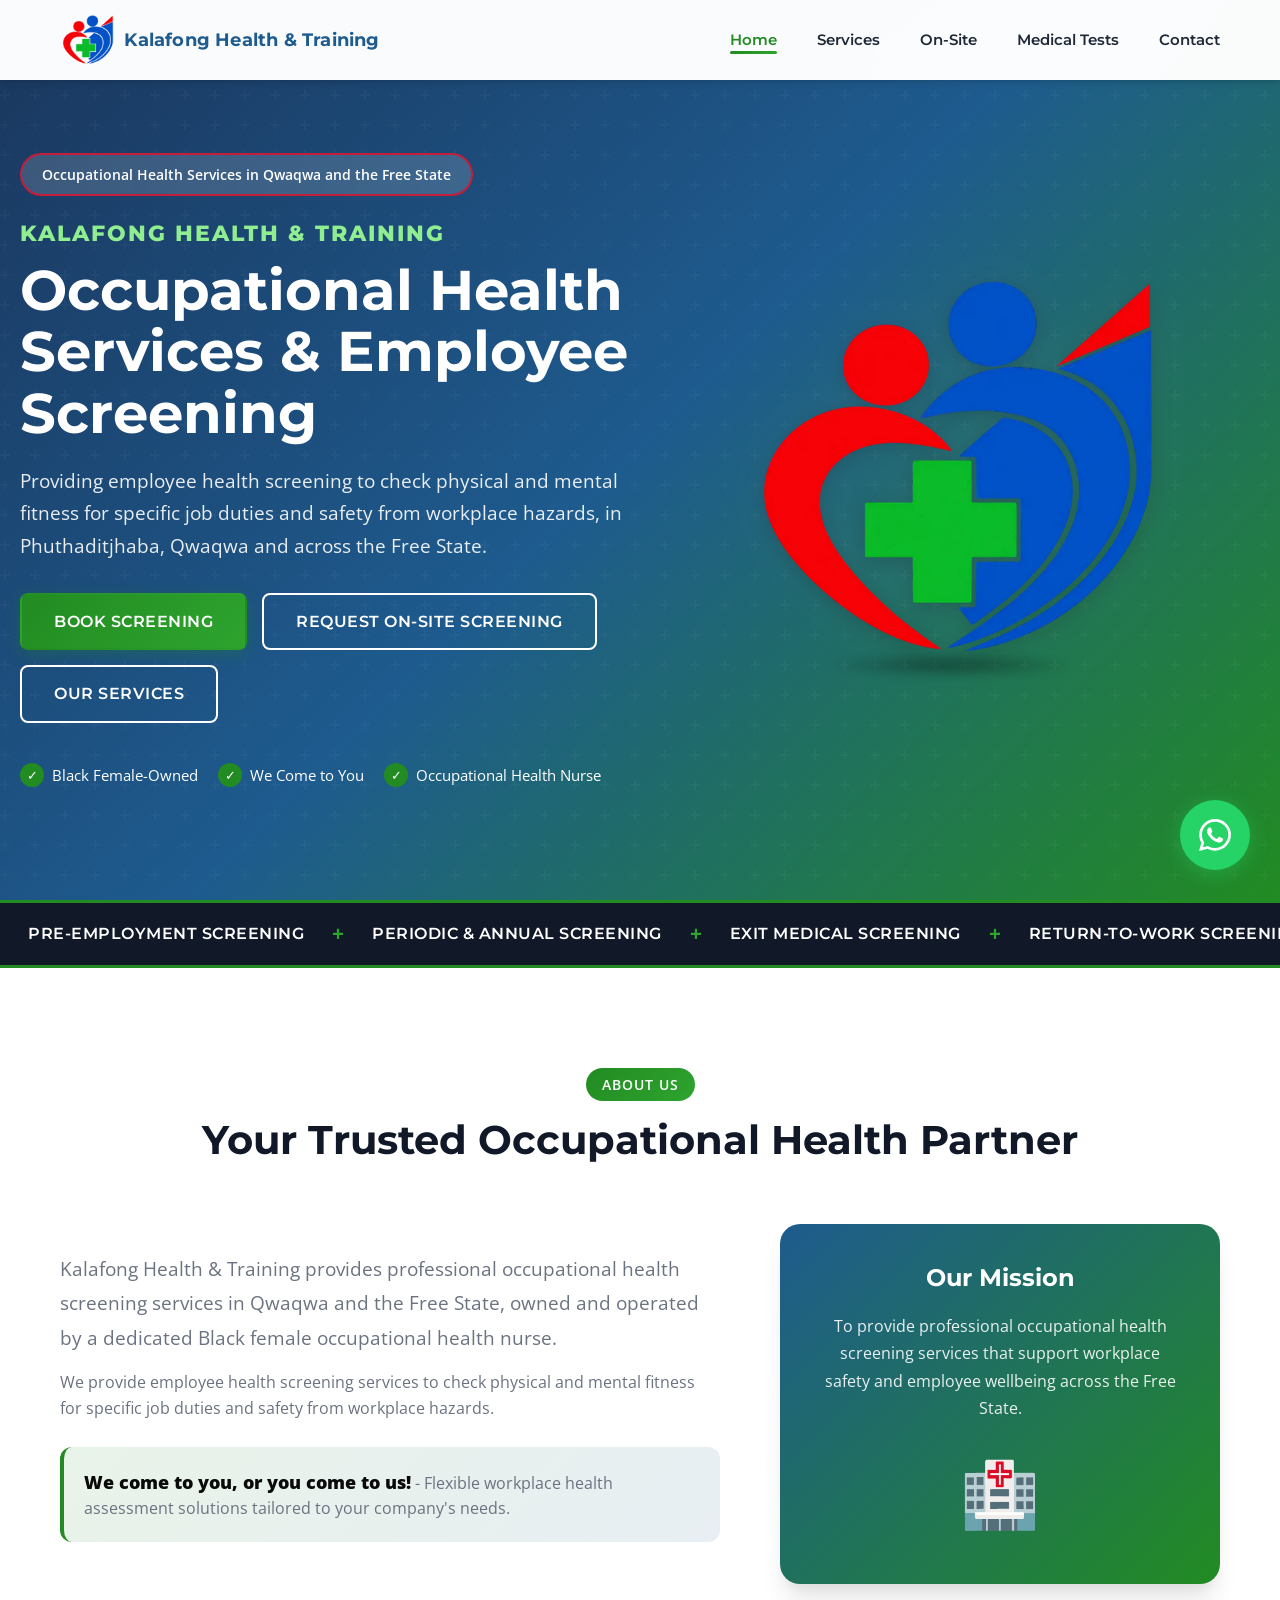
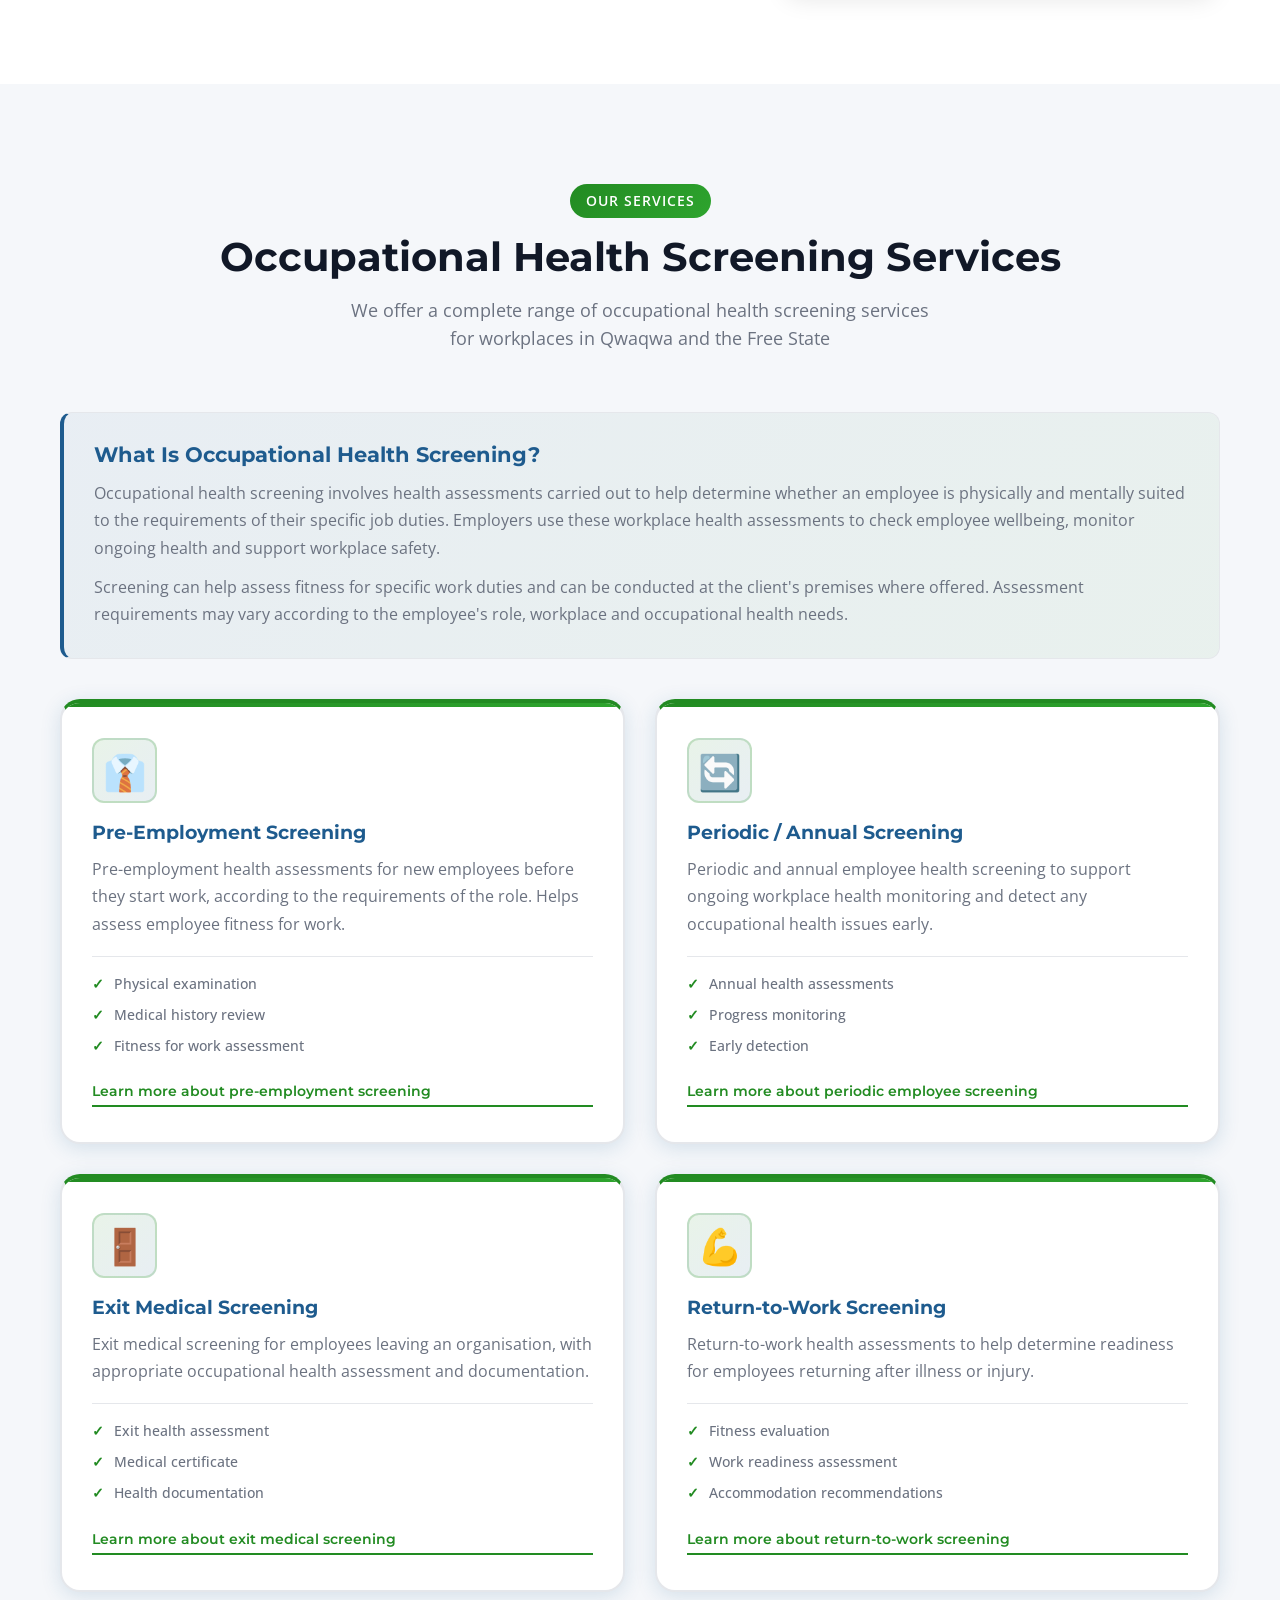
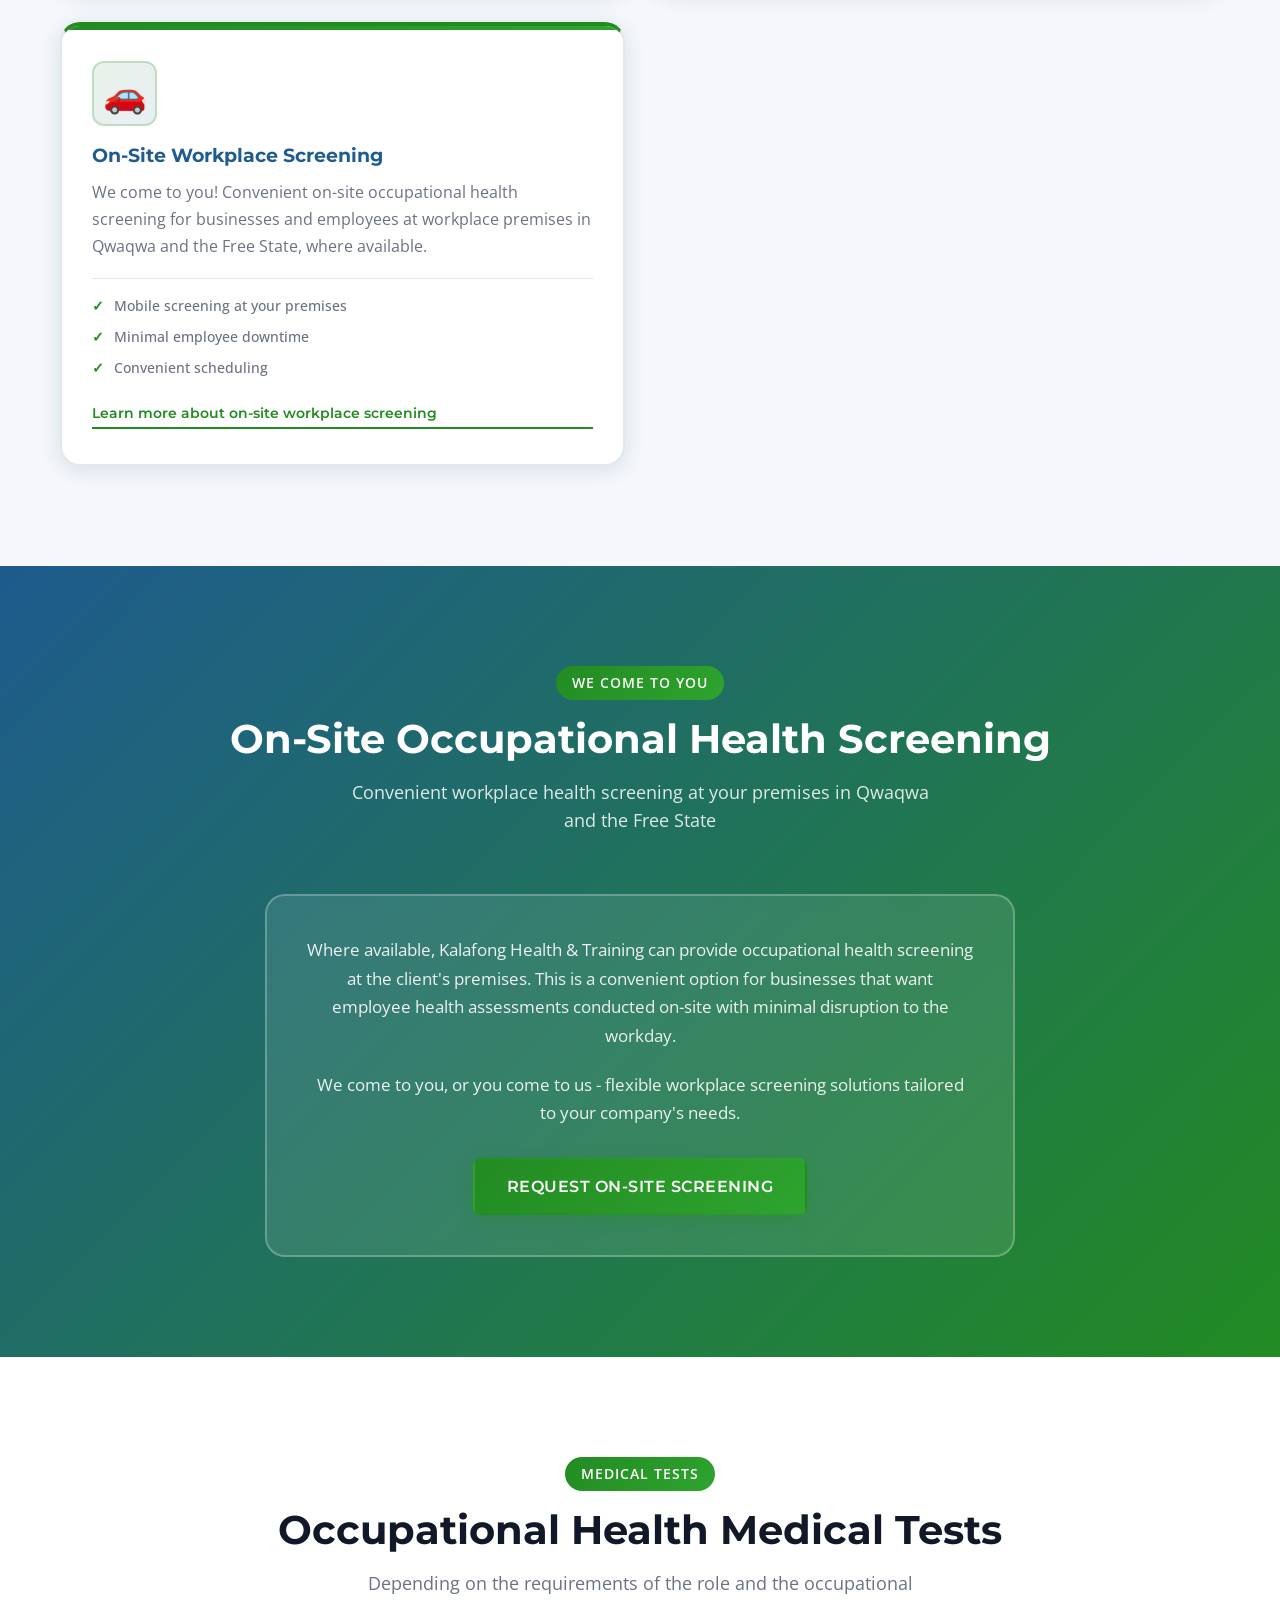
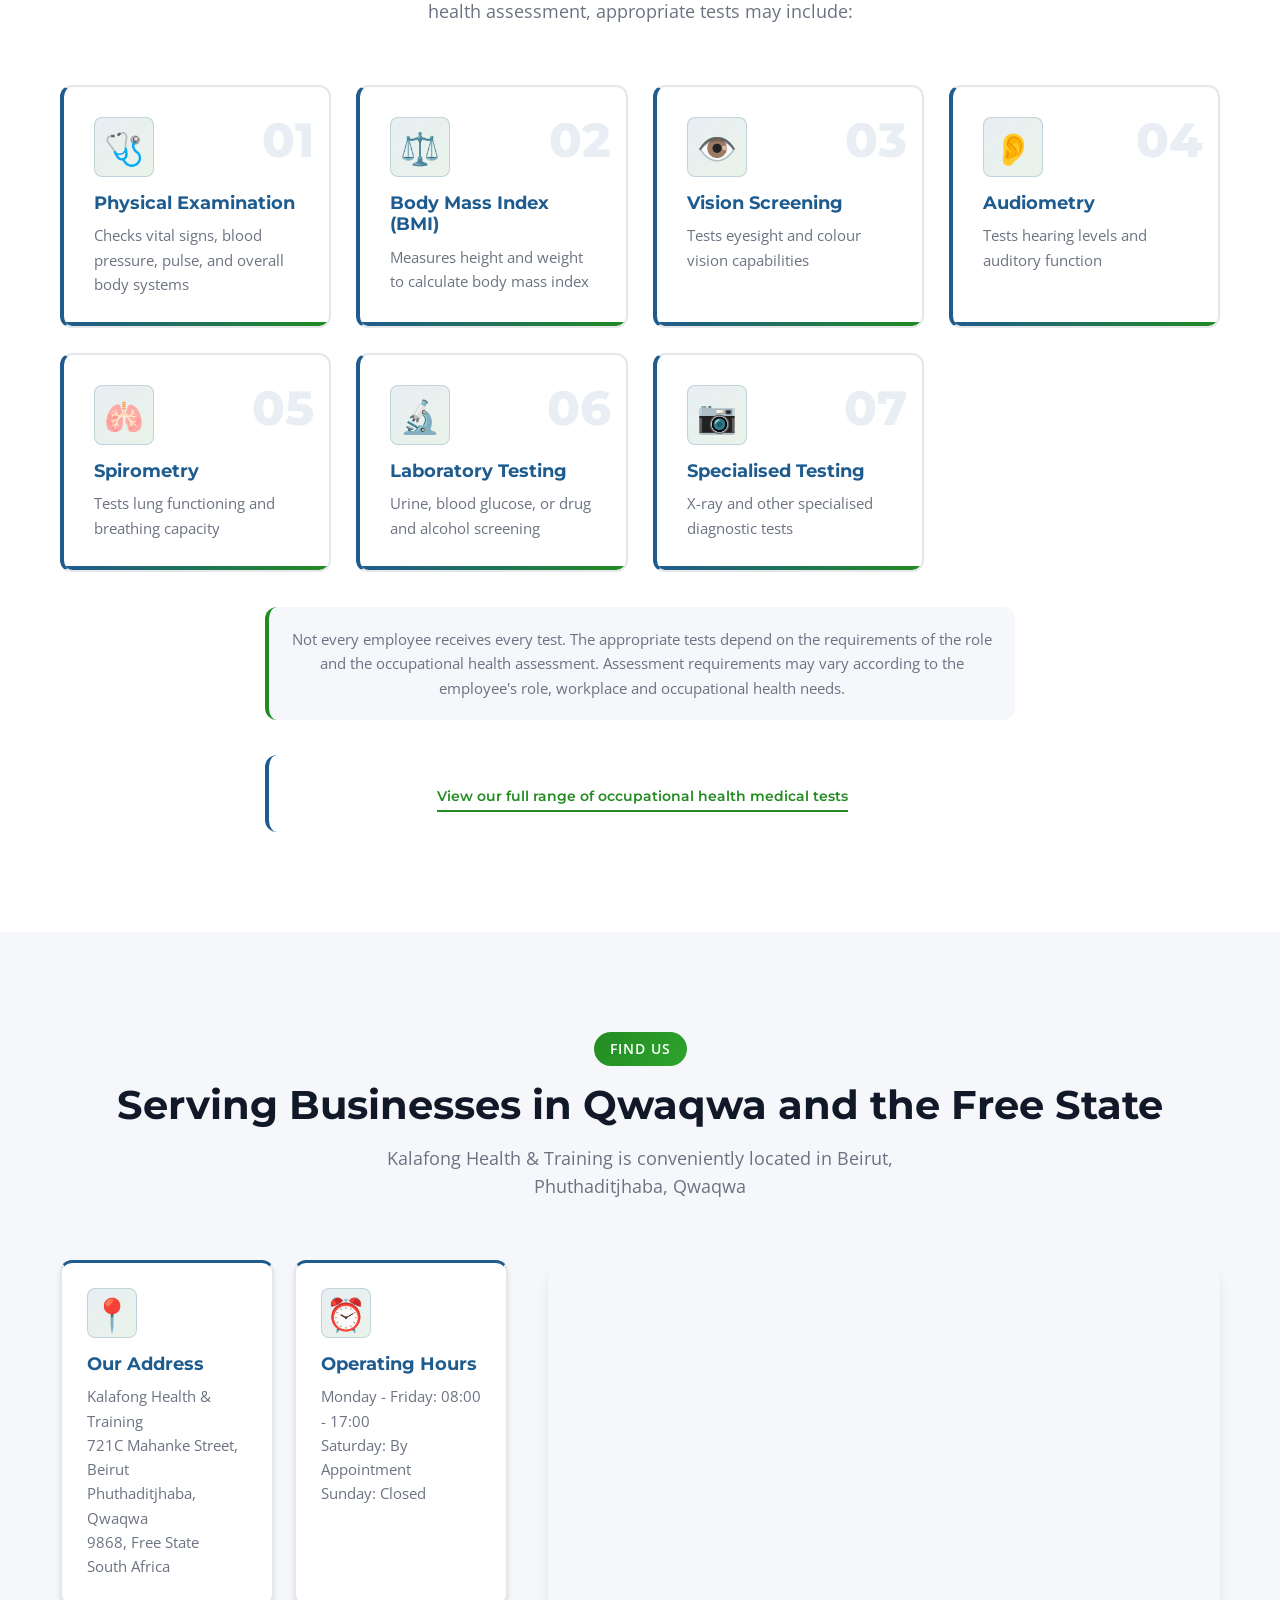
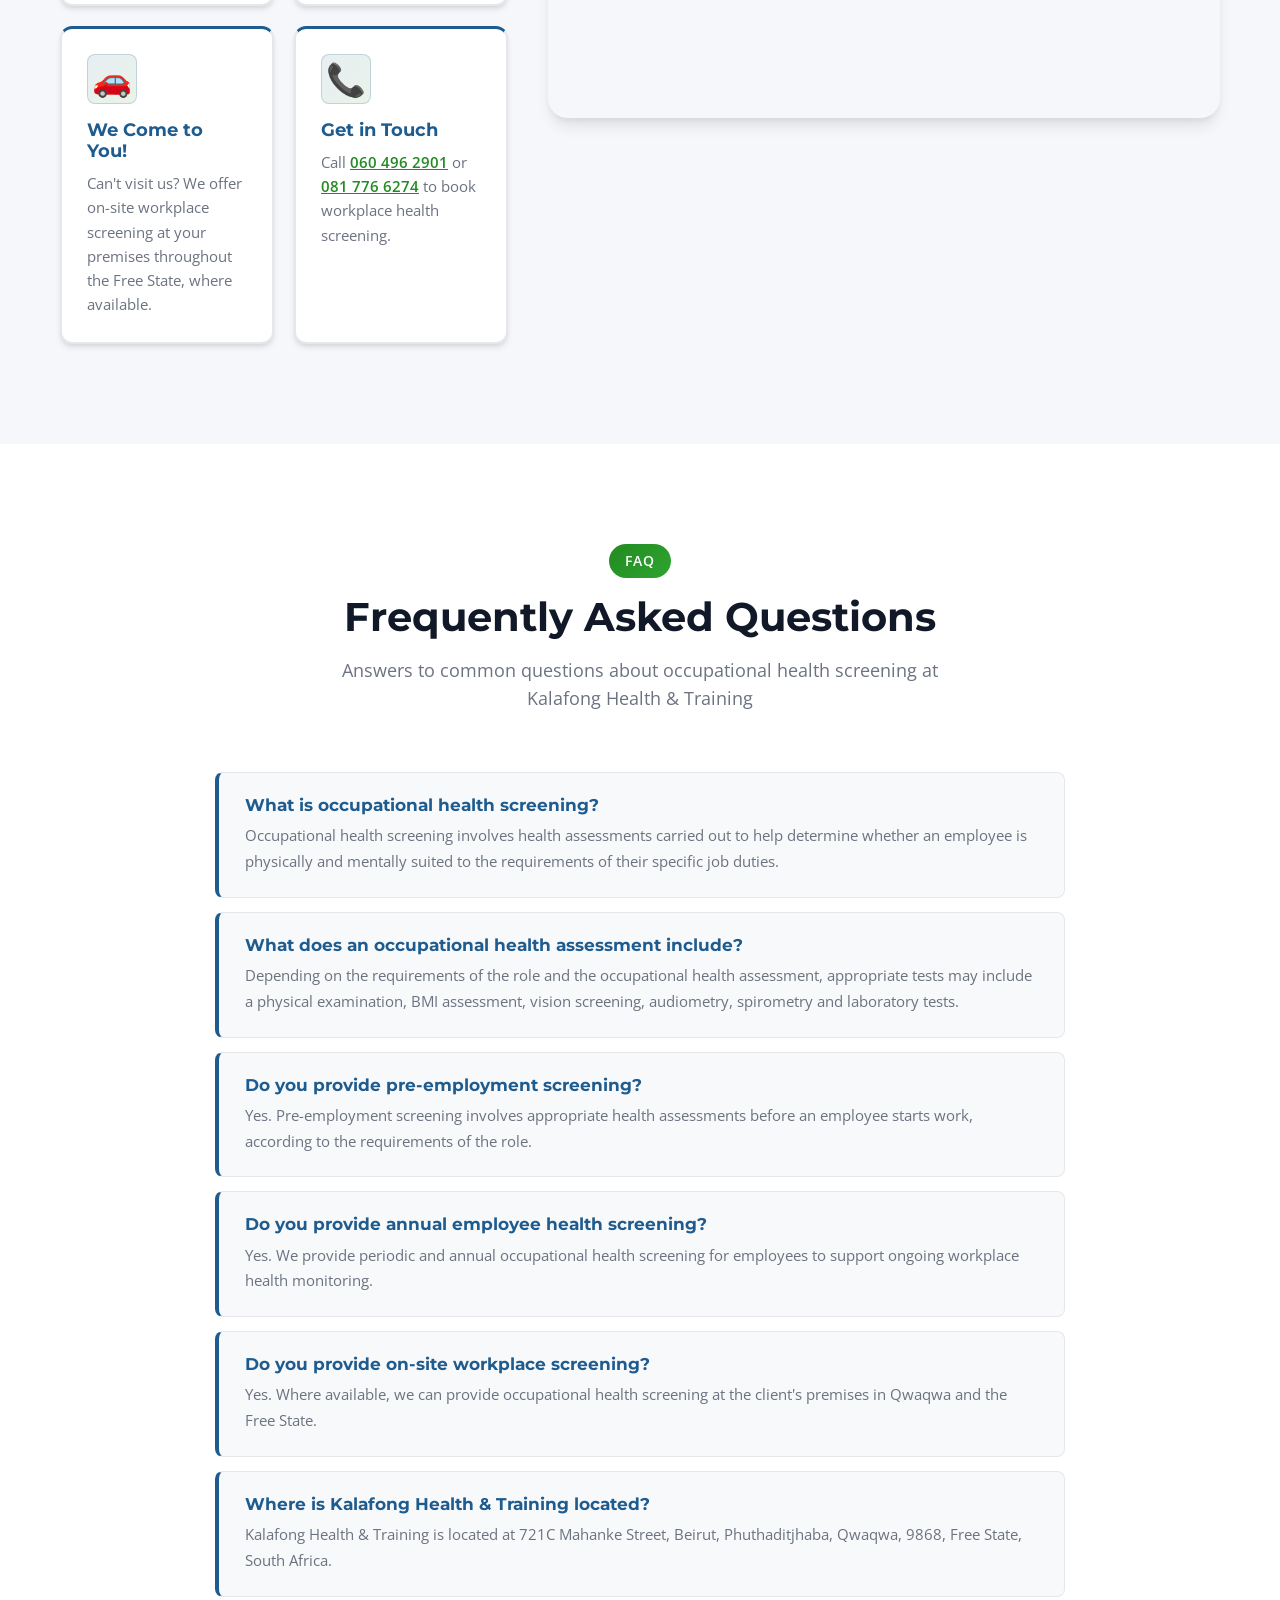
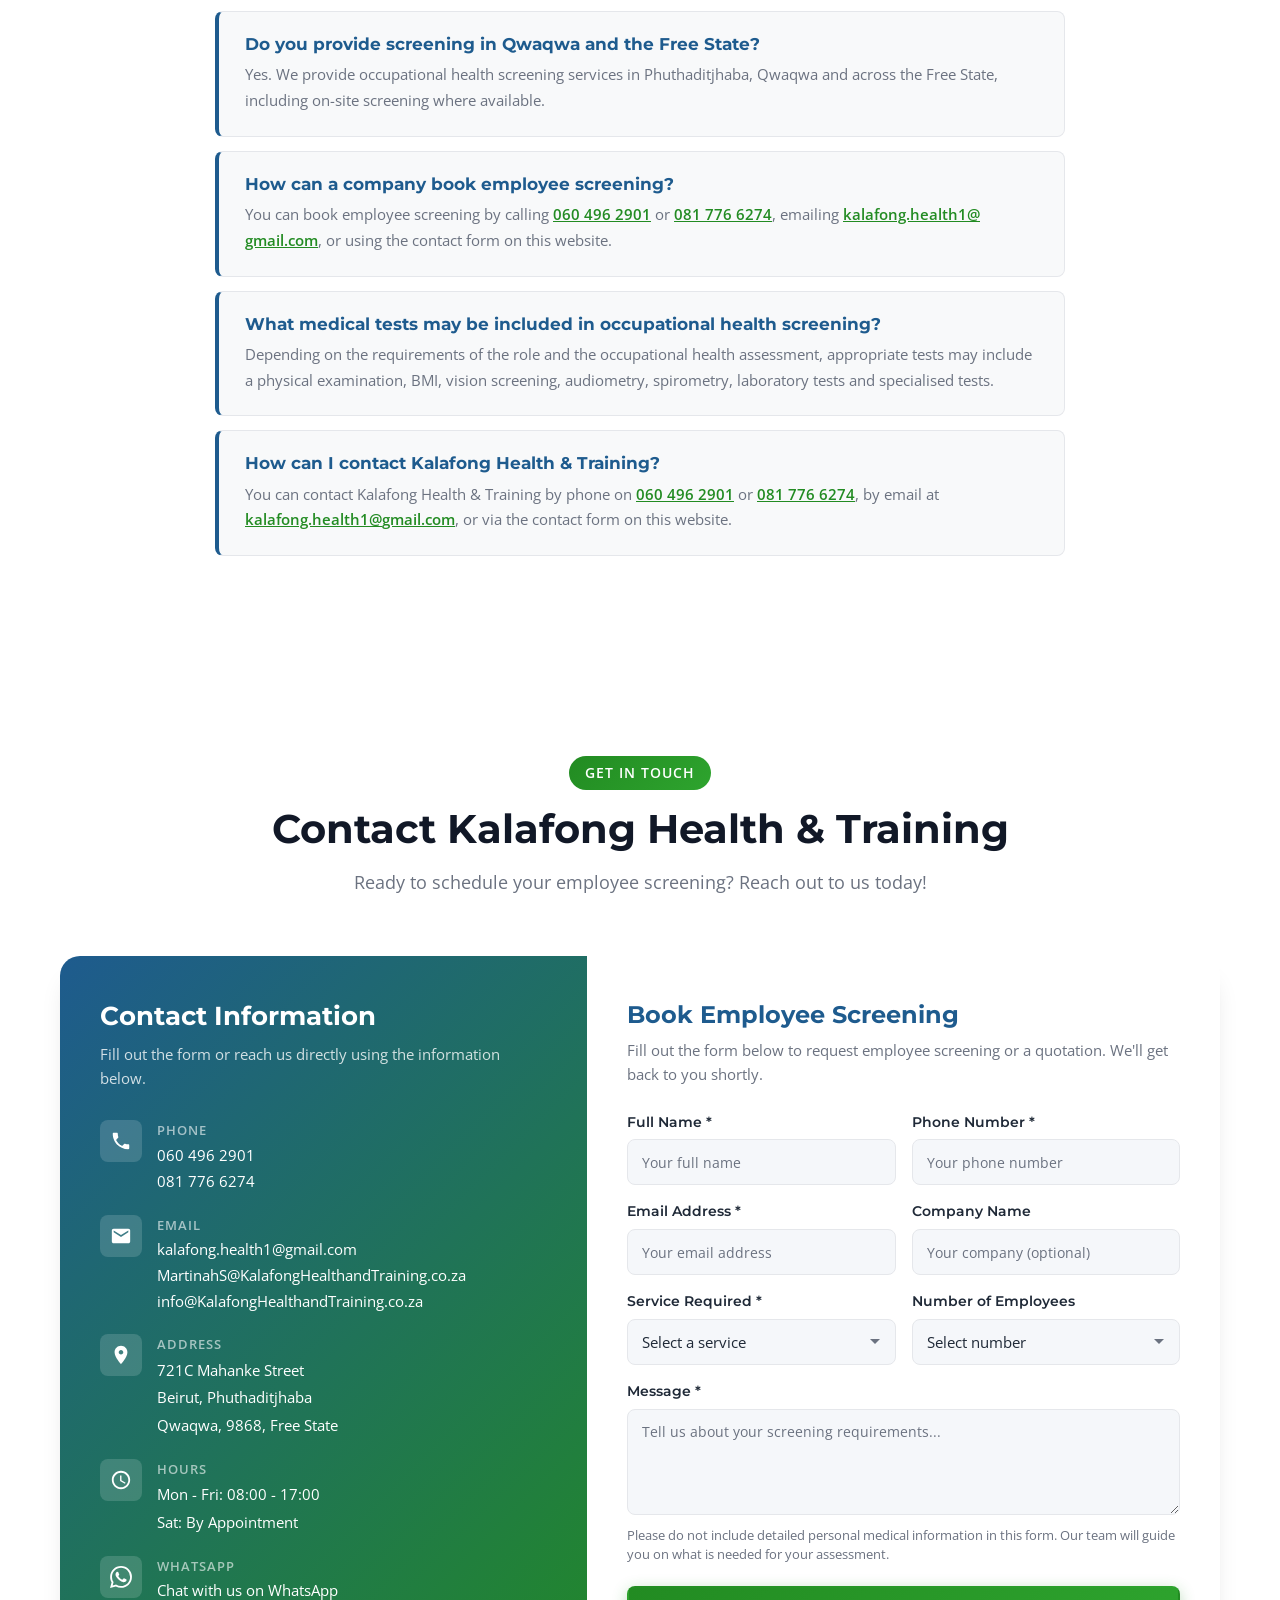
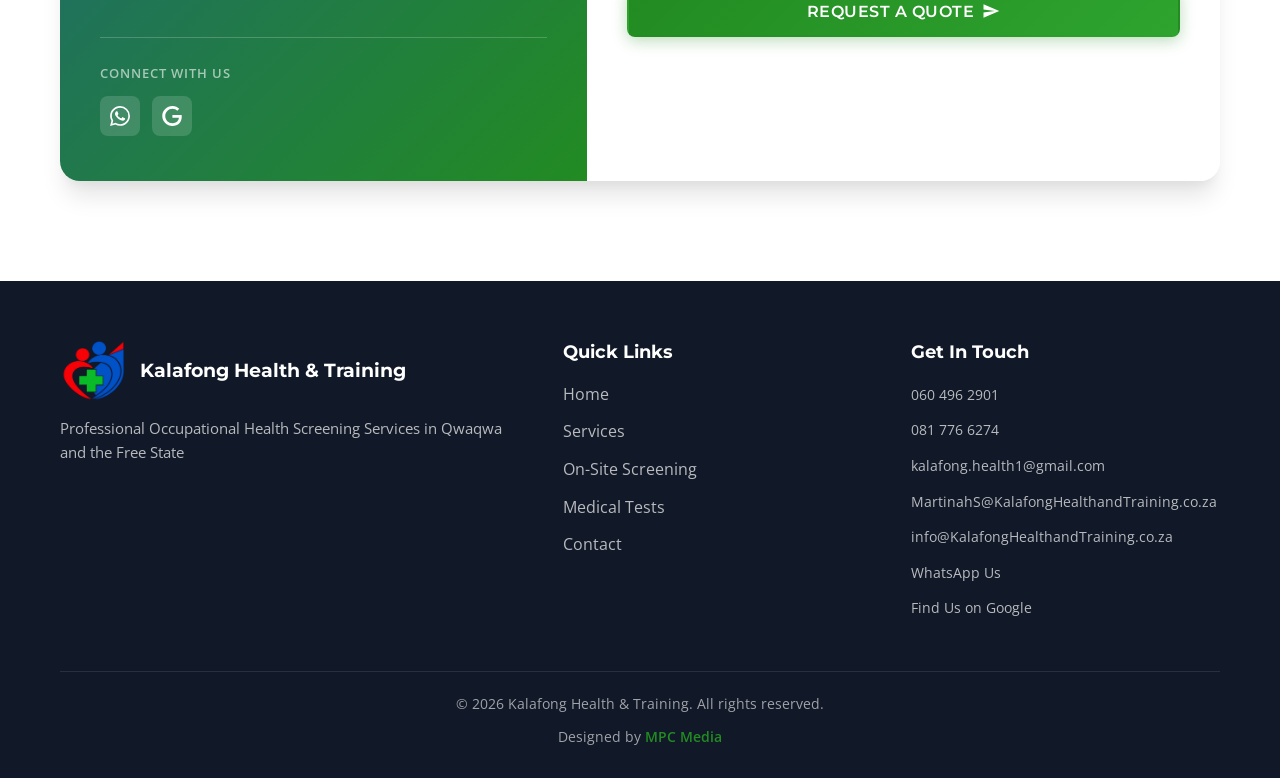
<file: index.html>
<!DOCTYPE html>
<html lang="en">
<head>
    <meta charset="UTF-8">
    <meta name="viewport" content="width=device-width, initial-scale=1.0">
    <meta name="color-scheme" content="light">
    <!--
    =====================================================
    KALAFONG HEALTH & TRAINING - SITE CONFIGURATION
    =====================================================
    SITE_URL: replace the value below with the final confirmed
    domain once it is available (e.g. https://www.kalafonghealthandtraining.co.za/).
    Do not use "#" placeholders for real URLs.
    Callback phone for WhatsApp: 060 496 2901 / +27 60 496 2901
    =====================================================
    -->
    <meta name="title" content="Kalafong Health & Training | Occupational Health Services in Qwaqwa">
    <meta name="description" content="Kalafong Health & Training provides occupational health screening and employee health assessments in Phuthaditjhaba, Qwaqwa and across the Free State.">
    <meta name="robots" content="index, follow">
    <meta name="author" content="Kalafong Health & Training">
    <meta name="geo.region" content="ZA-FS">
    <meta name="geo.placename" content="Phuthaditjhaba, Qwaqwa">
    <meta name="theme-color" content="#228B22">
    <!-- Google Search Console: REPLACE the content value with your verification code from https://search.google.com/search-console -->
    <meta name="google-site-verification" content="3Vqj2quhrqroZYbuWD3YArkjfVL2rGPWimBbfKAuwPE">

    <title>Kalafong Health & Training | Occupational Health Services in Qwaqwa</title>

    <!-- Canonical (update SITE_URL with the final domain) -->
    <link rel="canonical" href="https://www.kalafonghealthandtraining.co.za/">

    <!-- Favicons -->
    <link rel="icon" href="favicon.ico" sizes="32x32">
    <link rel="icon" type="image/png" sizes="32x32" href="favicon-32x32.png">
    <link rel="icon" type="image/png" sizes="192x192" href="favicon-192x192.png">
    <link rel="apple-touch-icon" href="apple-touch-icon.png">

    <!-- Open Graph -->
    <meta property="og:type" content="website">
    <meta property="og:site_name" content="Kalafong Health & Training">
    <meta property="og:title" content="Kalafong Health & Training | Occupational Health Services in Qwaqwa">
    <meta property="og:description" content="Kalafong Health & Training provides occupational health screening and employee health assessments in Phuthaditjhaba, Qwaqwa and across the Free State.">
    <meta property="og:url" content="https://www.kalafonghealthandtraining.co.za/">
    <meta property="og:image" content="https://www.kalafonghealthandtraining.co.za/kalafong-health-training-logo.png">
    <meta property="og:image:alt" content="Kalafong Health & Training">
    <meta property="og:locale" content="en_ZA">

    <!-- Twitter -->
    <meta name="twitter:card" content="summary">
    <meta name="twitter:title" content="Kalafong Health & Training | Occupational Health Services in Qwaqwa">
    <meta name="twitter:description" content="Occupational health screening and employee health assessments in Phuthaditjhaba, Qwaqwa and the Free State.">
    <meta name="twitter:image" content="https://www.kalafonghealthandtraining.co.za/kalafong-health-training-logo.png">

    <!-- Local Business Structured Data -->
    <script type="application/ld+json">
    {
        "@context": "https://schema.org",
        "@type": "MedicalBusiness",
        "name": "Kalafong Health & Training",
        "description": "Occupational health screening and employee health assessment services in Phuthaditjhaba, Qwaqwa and the Free State.",
        "url": "https://www.kalafonghealthandtraining.co.za/",
        "logo": "https://www.kalafonghealthandtraining.co.za/kalafong-health-training-logo.png",
        "telephone": "+27604962901",
        "email": "kalafong.health1@gmail.com",
        "address": {
            "@type": "PostalAddress",
            "streetAddress": "721C Mahanke Street, Beirut",
            "addressLocality": "Phuthaditjhaba",
            "addressRegion": "Qwaqwa, Free State",
            "postalCode": "9868",
            "addressCountry": "ZA"
        },
        "openingHoursSpecification": [
            {
                "@type": "OpeningHoursSpecification",
                "dayOfWeek": ["Monday", "Tuesday", "Wednesday", "Thursday", "Friday"],
                "opens": "08:00",
                "closes": "17:00"
            },
            {
                "@type": "OpeningHoursSpecification",
                "dayOfWeek": "Saturday",
                "description": "By appointment"
            }
        ],
        "areaServed": ["Qwaqwa", "Phuthaditjhaba", "Free State", "South Africa"],
        "sameAs": [
            "https://share.google/9CZQmy174Jgth57Wq"
        ]
    }
    </script>

    <!-- Organization Structured Data -->
    <script type="application/ld+json">
    {
        "@context": "https://schema.org",
        "@type": "Organization",
        "name": "Kalafong Health & Training",
        "url": "https://www.kalafonghealthandtraining.co.za/",
        "logo": "https://www.kalafonghealthandtraining.co.za/kalafong-health-training-logo.png",
        "telephone": "+27604962901",
        "email": "kalafong.health1@gmail.com",
        "address": {
            "@type": "PostalAddress",
            "streetAddress": "721C Mahanke Street, Beirut",
            "addressLocality": "Phuthaditjhaba",
            "addressRegion": "Qwaqwa, Free State",
            "postalCode": "9868",
            "addressCountry": "ZA"
        }
    }
    </script>

    <!-- FAQ Structured Data (content is visible on page) -->
    <script type="application/ld+json">
    {
        "@context": "https://schema.org",
        "@type": "FAQPage",
        "mainEntity": [
            {
                "@type": "Question",
                "name": "What is occupational health screening?",
                "acceptedAnswer": {
                    "@type": "Answer",
                    "text": "Occupational health screening involves health assessments carried out to help determine whether an employee is physically and mentally suited to the requirements of their specific job duties."
                }
            },
            {
                "@type": "Question",
                "name": "What does an occupational health assessment include?",
                "acceptedAnswer": {
                    "@type": "Answer",
                    "text": "Depending on the requirements of the role and the occupational health assessment, appropriate tests may include a physical examination, BMI assessment, vision screening, audiometry, spirometry and laboratory tests."
                }
            },
            {
                "@type": "Question",
                "name": "Do you provide pre-employment screening?",
                "acceptedAnswer": {
                    "@type": "Answer",
                    "text": "Yes. Pre-employment screening involves appropriate health assessments before an employee starts work, according to the requirements of the role."
                }
            },
            {
                "@type": "Question",
                "name": "Do you provide annual employee health screening?",
                "acceptedAnswer": {
                    "@type": "Answer",
                    "text": "Yes. We provide periodic and annual occupational health screening for employees to support ongoing workplace health monitoring."
                }
            },
            {
                "@type": "Question",
                "name": "Do you provide on-site workplace screening?",
                "acceptedAnswer": {
                    "@type": "Answer",
                    "text": "Yes. Where available, we can provide occupational health screening at the client's premises in Qwaqwa and the Free State."
                }
            },
            {
                "@type": "Question",
                "name": "Where is Kalafong Health & Training located?",
                "acceptedAnswer": {
                    "@type": "Answer",
                    "text": "Kalafong Health & Training is located at 721C Mahanke Street, Beirut, Phuthaditjhaba, Qwaqwa, 9868, Free State, South Africa."
                }
            },
            {
                "@type": "Question",
                "name": "Do you provide screening in Qwaqwa and the Free State?",
                "acceptedAnswer": {
                    "@type": "Answer",
                    "text": "Yes. We provide occupational health screening services in Phuthaditjhaba, Qwaqwa and across the Free State, including on-site screening where available."
                }
            },
            {
                "@type": "Question",
                "name": "How can a company book employee screening?",
                "acceptedAnswer": {
                    "@type": "Answer",
                    "text": "You can book employee screening by calling 060 496 2901 or 081 776 6274, emailing kalafong.health1@gmail.com, or using the contact form on this website."
                }
            },
            {
                "@type": "Question",
                "name": "What medical tests may be included in occupational health screening?",
                "acceptedAnswer": {
                    "@type": "Answer",
                    "text": "Depending on the requirements of the role and the occupational health assessment, appropriate tests may include a physical examination, BMI, vision screening, audiometry, spirometry, laboratory tests and specialised tests."
                }
            },
            {
                "@type": "Question",
                "name": "How can I contact Kalafong Health & Training?",
                "acceptedAnswer": {
                    "@type": "Answer",
                    "text": "You can contact Kalafong Health & Training by phone on 060 496 2901 or 081 776 6274, by email at kalafong.health1@gmail.com, or via the contact form on this website."
                }
            }
        ]
    }
    </script>

    <link rel="stylesheet" href="styles.css">
    <link rel="preconnect" href="https://fonts.googleapis.com">
    <link rel="preconnect" href="https://fonts.gstatic.com" crossorigin>
    <link href="https://fonts.googleapis.com/css2?family=Montserrat:wght@400;500;600;700;800&family=Open+Sans:wght@400;500;600&display=swap" rel="stylesheet">
</head>
<body>
    <a href="#main-content" class="skip-link">Skip to main content</a>
    <!-- Navigation -->
    <nav class="navbar" id="navbar">
        <div class="nav-container">
            <a href="#home" class="nav-logo">
                <img src="kalafong-health-training-logo.webp" alt="Kalafong Health & Training" class="logo-img" width="130" height="120" fetchpriority="high">
                <span class="logo-text">Kalafong Health &amp; Training</span>
            </a>
            <button class="nav-toggle" id="nav-toggle" aria-label="Toggle navigation menu" aria-expanded="false" aria-controls="nav-menu">
                <span class="hamburger"></span>
            </button>
            <ul class="nav-menu" id="nav-menu">
                <li><a href="index.html" class="nav-link active">Home</a></li>
                <li><a href="services.html" class="nav-link">Services</a></li>
                <li><a href="on-site-screening.html" class="nav-link">On-Site</a></li>
                <li><a href="medical-tests.html" class="nav-link">Medical Tests</a></li>
                <li><a href="contact.html" class="nav-link">Contact</a></li>
            </ul>
        </div>
    </nav>

    <!-- Main Content -->
    <main id="main-content">

    <!-- Hero Section -->
    <section id="home" class="hero" aria-label="Introduction">
        <div class="hero-content">
            <div class="hero-badge">Occupational Health Services in Qwaqwa and the Free State</div>
            <p class="hero-brand-name">Kalafong Health &amp; Training</p>
            <h1 class="hero-title">
                Occupational Health Services &amp; Employee Screening
            </h1>
            <p class="hero-subtitle">
                Providing employee health screening to check physical and mental fitness for specific job duties and safety from workplace hazards, in Phuthaditjhaba, Qwaqwa and across the Free State.
            </p>
            <div class="hero-cta">
                <a href="contact.html" class="btn btn-primary">Book Screening</a>
                <a href="on-site-screening.html" class="btn btn-secondary">Request On-Site Screening</a>
                <a href="services.html" class="btn btn-secondary">Our Services</a>
            </div>
            <div class="hero-features">
                <div class="feature">
                    <span class="feature-icon">&#x2713;</span>
                    <span>Black Female-Owned</span>
                </div>
                <div class="feature">
                    <span class="feature-icon">&#x2713;</span>
                    <span>We Come to You</span>
                </div>
                <div class="feature">
                    <span class="feature-icon">&#x2713;</span>
                    <span>Occupational Health Nurse</span>
                </div>
            </div>
        </div>
        <div class="hero-image">
            <div class="hero-logo-wrap">
                <img src="kalafong-health-training-logo.webp" alt="Kalafong Health & Training" class="hero-logo" width="420" height="386" fetchpriority="high">
                <span class="hero-logo-shadow" aria-hidden="true"></span>
            </div>
        </div>
    </section>

    <!-- Marquee Strip -->
    <div class="marquee" aria-label="Occupational health screening services offered">
        <div class="marquee__track">
            <div class="marquee__group">
                <span class="marquee__item">Pre-Employment Screening</span>
                <span class="marquee__dot" aria-hidden="true">+</span>
                <span class="marquee__item">Periodic &amp; Annual Screening</span>
                <span class="marquee__dot" aria-hidden="true">+</span>
                <span class="marquee__item">Exit Medical Screening</span>
                <span class="marquee__dot" aria-hidden="true">+</span>
                <span class="marquee__item">Return-to-Work Screening</span>
                <span class="marquee__dot" aria-hidden="true">+</span>
                <span class="marquee__item">On-Site Workplace Screening</span>
                <span class="marquee__dot" aria-hidden="true">+</span>
                <span class="marquee__item">Vision &amp; Hearing Tests</span>
                <span class="marquee__dot" aria-hidden="true">+</span>
                <span class="marquee__item">Spirometry</span>
                <span class="marquee__dot" aria-hidden="true">+</span>
                <span class="marquee__item">Drug &amp; Alcohol Screening</span>
                <span class="marquee__dot" aria-hidden="true">+</span>
            </div>
            <div class="marquee__group" aria-hidden="true">
                <span class="marquee__item">Pre-Employment Screening</span>
                <span class="marquee__dot">+</span>
                <span class="marquee__item">Periodic &amp; Annual Screening</span>
                <span class="marquee__dot">+</span>
                <span class="marquee__item">Exit Medical Screening</span>
                <span class="marquee__dot">+</span>
                <span class="marquee__item">Return-to-Work Screening</span>
                <span class="marquee__dot">+</span>
                <span class="marquee__item">On-Site Workplace Screening</span>
                <span class="marquee__dot">+</span>
                <span class="marquee__item">Vision &amp; Hearing Tests</span>
                <span class="marquee__dot">+</span>
                <span class="marquee__item">Spirometry</span>
                <span class="marquee__dot">+</span>
                <span class="marquee__item">Drug &amp; Alcohol Screening</span>
                <span class="marquee__dot">+</span>
            </div>
        </div>
    </div>

    <!-- About Section -->
    <section id="about" class="about" aria-label="About Us">
        <div class="container">
            <div class="section-header">
                <span class="section-tag">About Us</span>
                <h2 class="section-title">Your Trusted Occupational Health Partner</h2>
            </div>
            <div class="about-content">
                <div class="about-text">
                    <p class="about-lead">
                        Kalafong Health &amp; Training provides professional occupational health screening services in Qwaqwa and the Free State, owned and operated by a dedicated Black female occupational health nurse.
                    </p>
                    <p>
                        We provide employee health screening services to check physical and mental fitness for specific job duties and safety from workplace hazards.
                    </p>
                    <p class="about-highlight">
                        <strong class="bold-dark">We come to you, or you come to us!</strong> - Flexible workplace health assessment solutions tailored to your company's needs.
                    </p>
                </div>
                <div class="about-image">
                    <div class="about-card">
                        <h3>Our Mission</h3>
                        <p>To provide professional occupational health screening services that support workplace safety and employee wellbeing across the Free State.</p>
                        <div class="mission-icon">&#x1F3E5;</div>
                    </div>
                </div>
            </div>
        </div>
    </section>

    <!-- Services Section -->
    <section id="services" class="services" aria-label="Occupational Health Screening Services">
        <div class="container">
            <div class="section-header">
                <span class="section-tag">Our Services</span>
                <h2 class="section-title">Occupational Health Screening Services</h2>
                <p class="section-subtitle">We offer a complete range of occupational health screening services for workplaces in Qwaqwa and the Free State</p>
            </div>

            <!-- Occupational Health Overview -->
            <div class="occupational-health-intro">
                <h3>What Is Occupational Health Screening?</h3>
                <p>
                    Occupational health screening involves health assessments carried out to help determine whether an employee is physically and mentally suited to the requirements of their specific job duties. Employers use these workplace health assessments to check employee wellbeing, monitor ongoing health and support workplace safety.
                </p>
                <p>
                    Screening can help assess fitness for specific work duties and can be conducted at the client's premises where offered. Assessment requirements may vary according to the employee's role, workplace and occupational health needs.
                </p>
            </div>

            <div class="services-grid">
                <!-- Service 1 -->
                <div class="service-card" id="pre-employment-screening">
                    <div class="service-icon">&#x1F454;</div>
                    <h3 class="service-title">Pre-Employment Screening</h3>
                    <p class="service-description">
                        Pre-employment health assessments for new employees before they start work, according to the requirements of the role. Helps assess employee fitness for work.
                    </p>
                    <ul class="service-features">
                        <li>Physical examination</li>
                        <li>Medical history review</li>
                        <li>Fitness for work assessment</li>
                    </ul>
                    <a href="pre-employment-screening.html" class="service-link">Learn more about pre-employment screening</a>
                </div>

                <!-- Service 2 -->
                <div class="service-card" id="periodic-health-screening">
                    <div class="service-icon">&#x1F504;</div>
                    <h3 class="service-title">Periodic / Annual Screening</h3>
                    <p class="service-description">
                        Periodic and annual employee health screening to support ongoing workplace health monitoring and detect any occupational health issues early.
                    </p>
                    <ul class="service-features">
                        <li>Annual health assessments</li>
                        <li>Progress monitoring</li>
                        <li>Early detection</li>
                    </ul>
                    <a href="periodic-screening.html" class="service-link">Learn more about periodic employee screening</a>
                </div>

                <!-- Service 3 -->
                <div class="service-card" id="exit-medical-screening">
                    <div class="service-icon">&#x1F6AA;</div>
                    <h3 class="service-title">Exit Medical Screening</h3>
                    <p class="service-description">
                        Exit medical screening for employees leaving an organisation, with appropriate occupational health assessment and documentation.
                    </p>
                    <ul class="service-features">
                        <li>Exit health assessment</li>
                        <li>Medical certificate</li>
                        <li>Health documentation</li>
                    </ul>
                    <a href="exit-medical-screening.html" class="service-link">Learn more about exit medical screening</a>
                </div>

                <!-- Service 4 -->
                <div class="service-card" id="return-to-work-screening">
                    <div class="service-icon">&#x1F4AA;</div>
                    <h3 class="service-title">Return-to-Work Screening</h3>
                    <p class="service-description">
                        Return-to-work health assessments to help determine readiness for employees returning after illness or injury.
                    </p>
                    <ul class="service-features">
                        <li>Fitness evaluation</li>
                        <li>Work readiness assessment</li>
                        <li>Accommodation recommendations</li>
                    </ul>
                    <a href="return-to-work-screening.html" class="service-link">Learn more about return-to-work screening</a>
                </div>

                <!-- Service 5: On-site -->
                <div class="service-card" id="on-site-occupational-health">
                    <div class="service-icon">&#x1F697;</div>
                    <h3 class="service-title">On-Site Workplace Screening</h3>
                    <p class="service-description">
                        We come to you! Convenient on-site occupational health screening for businesses and employees at workplace premises in Qwaqwa and the Free State, where available.
                    </p>
                    <ul class="service-features">
                        <li>Mobile screening at your premises</li>
                        <li>Minimal employee downtime</li>
                        <li>Convenient scheduling</li>
                    </ul>
                    <a href="on-site-screening.html" class="service-link">Learn more about on-site workplace screening</a>
                </div>
            </div>
        </div>
    </section>

    <!-- On-Site Screening Section -->
    <section id="on-site" class="on-site" aria-label="On-Site Occupational Health Screening">
        <div class="container">
            <div class="section-header">
                <span class="section-tag">We Come to You</span>
                <h2 class="section-title">On-Site Occupational Health Screening</h2>
                <p class="section-subtitle">Convenient workplace health screening at your premises in Qwaqwa and the Free State</p>
            </div>
            <div class="on-site-content">
                <div class="on-site-text">
                    <p>
                        Where available, Kalafong Health &amp; Training can provide occupational health screening at the client's premises. This is a convenient option for businesses that want employee health assessments conducted on-site with minimal disruption to the workday.
                    </p>
                    <p>
                        We come to you, or you come to us - flexible workplace screening solutions tailored to your company's needs.
                    </p>
                    <a href="on-site-screening.html" class="btn btn-primary">Request On-Site Screening</a>
                </div>
            </div>
        </div>
    </section>

    <!-- Tests Section -->
    <section id="tests" class="tests" aria-label="Occupational Health Medical Tests">
        <div class="container">
            <div class="section-header">
                <span class="section-tag">Medical Tests</span>
                <h2 class="section-title">Occupational Health Medical Tests</h2>
                <p class="section-subtitle">Depending on the requirements of the role and the occupational health assessment, appropriate tests may include:</p>
            </div>
            <div class="tests-grid">
                <!-- Test 1 -->
                <div class="test-card">
                    <div class="test-number">01</div>
                    <div class="test-icon">&#x1FA7A;</div>
                    <h3 class="test-title">Physical Examination</h3>
                    <p class="test-description">Checks vital signs, blood pressure, pulse, and overall body systems</p>
                </div>

                <!-- Test 2 -->
                <div class="test-card">
                    <div class="test-number">02</div>
                    <div class="test-icon">&#x2696;&#xFE0F;</div>
                    <h3 class="test-title">Body Mass Index (BMI)</h3>
                    <p class="test-description">Measures height and weight to calculate body mass index</p>
                </div>

                <!-- Test 3 -->
                <div class="test-card">
                    <div class="test-number">03</div>
                    <div class="test-icon">&#x1F441;&#xFE0F;</div>
                    <h3 class="test-title">Vision Screening</h3>
                    <p class="test-description">Tests eyesight and colour vision capabilities</p>
                </div>

                <!-- Test 4 -->
                <div class="test-card">
                    <div class="test-number">04</div>
                    <div class="test-icon">&#x1F442;</div>
                    <h3 class="test-title">Audiometry</h3>
                    <p class="test-description">Tests hearing levels and auditory function</p>
                </div>

                <!-- Test 5 -->
                <div class="test-card">
                    <div class="test-number">05</div>
                    <div class="test-icon">&#x1FAC1;</div>
                    <h3 class="test-title">Spirometry</h3>
                    <p class="test-description">Tests lung functioning and breathing capacity</p>
                </div>

                <!-- Test 6 -->
                <div class="test-card">
                    <div class="test-number">06</div>
                    <div class="test-icon">&#x1F52C;</div>
                    <h3 class="test-title">Laboratory Testing</h3>
                    <p class="test-description">Urine, blood glucose, or drug and alcohol screening</p>
                </div>

                <!-- Test 7 -->
                <div class="test-card">
                    <div class="test-number">07</div>
                    <div class="test-icon">&#x1F4F7;</div>
                    <h3 class="test-title">Specialised Testing</h3>
                    <p class="test-description">X-ray and other specialised diagnostic tests</p>
                </div>
            </div>
            <p class="tests-note">
                Not every employee receives every test. The appropriate tests depend on the requirements of the role and the occupational health assessment. Assessment requirements may vary according to the employee's role, workplace and occupational health needs.
            </p>
            <p class="tests-note" style="background: transparent; border-left: 4px solid var(--professional-blue);">
                <a href="medical-tests.html" class="service-link-inline">View our full range of occupational health medical tests</a>
            </p>
        </div>
    </section>

    <!-- Location Section -->
    <section id="location" class="location" aria-label="Our Location">
        <div class="container">
            <div class="section-header">
                <span class="section-tag">Find Us</span>
                <h2 class="section-title">Serving Businesses in Qwaqwa and the Free State</h2>
                <p class="section-subtitle">Kalafong Health &amp; Training is conveniently located in Beirut, Phuthaditjhaba, Qwaqwa</p>
            </div>
            <div class="location-content">
                <div class="location-info">
                    <div class="location-card">
                        <div class="location-icon">&#x1F4CD;</div>
                        <h3>Our Address</h3>
                        <p>Kalafong Health &amp; Training<br>721C Mahanke Street, Beirut<br>Phuthaditjhaba, Qwaqwa<br>9868, Free State<br>South Africa</p>
                    </div>
                    <div class="location-card">
                        <div class="location-icon">&#x23F0;</div>
                        <h3>Operating Hours</h3>
                        <p>Monday - Friday: 08:00 - 17:00<br>Saturday: By Appointment<br>Sunday: Closed</p>
                    </div>
                    <div class="location-card">
                        <div class="location-icon">&#x1F697;</div>
                        <h3>We Come to You!</h3>
                        <p>Can't visit us? We offer on-site workplace screening at your premises throughout the Free State, where available.</p>
                    </div>
                    <div class="location-card">
                        <div class="location-icon">&#x1F4DE;</div>
                        <h3>Get in Touch</h3>
                        <p>Call <a href="tel:+27604962901">060 496 2901</a> or <a href="tel:+27817766274">081 776 6274</a> to book workplace health screening.</p>
                    </div>
                </div>
                <div class="location-map">
                    <iframe 
                        src="https://maps.google.com/maps?q=721C+Mahanke+Street+Beirut+Phuthaditjhaba+Qwaqwa+9868+South+Africa&t=&z=15&ie=UTF8&iwloc=&output=embed" 
                        width="100%" 
                        height="450" 
                        style="border:0;" 
                        allowfullscreen="" 
                        loading="lazy" 
                        referrerpolicy="no-referrer-when-downgrade"
                        title="Kalafong Health & Training location map - 721C Mahanke Street, Beirut, Phuthaditjhaba, Qwaqwa, 9868">
                    </iframe>
                </div>
            </div>
        </div>
    </section>

    <!-- FAQ Section -->
    <section id="faq" class="faq" aria-label="Frequently Asked Questions">
        <div class="container">
            <div class="section-header">
                <span class="section-tag">FAQ</span>
                <h2 class="section-title">Frequently Asked Questions</h2>
                <p class="section-subtitle">Answers to common questions about occupational health screening at Kalafong Health &amp; Training</p>
            </div>
            <div class="faq-list">
                <div class="faq-item">
                    <h3 class="faq-question">What is occupational health screening?</h3>
                    <p class="faq-answer">Occupational health screening involves health assessments carried out to help determine whether an employee is physically and mentally suited to the requirements of their specific job duties.</p>
                </div>
                <div class="faq-item">
                    <h3 class="faq-question">What does an occupational health assessment include?</h3>
                    <p class="faq-answer">Depending on the requirements of the role and the occupational health assessment, appropriate tests may include a physical examination, BMI assessment, vision screening, audiometry, spirometry and laboratory tests.</p>
                </div>
                <div class="faq-item">
                    <h3 class="faq-question">Do you provide pre-employment screening?</h3>
                    <p class="faq-answer">Yes. Pre-employment screening involves appropriate health assessments before an employee starts work, according to the requirements of the role.</p>
                </div>
                <div class="faq-item">
                    <h3 class="faq-question">Do you provide annual employee health screening?</h3>
                    <p class="faq-answer">Yes. We provide periodic and annual occupational health screening for employees to support ongoing workplace health monitoring.</p>
                </div>
                <div class="faq-item">
                    <h3 class="faq-question">Do you provide on-site workplace screening?</h3>
                    <p class="faq-answer">Yes. Where available, we can provide occupational health screening at the client's premises in Qwaqwa and the Free State.</p>
                </div>
                <div class="faq-item">
                    <h3 class="faq-question">Where is Kalafong Health &amp; Training located?</h3>
                    <p class="faq-answer">Kalafong Health &amp; Training is located at 721C Mahanke Street, Beirut, Phuthaditjhaba, Qwaqwa, 9868, Free State, South Africa.</p>
                </div>
                <div class="faq-item">
                    <h3 class="faq-question">Do you provide screening in Qwaqwa and the Free State?</h3>
                    <p class="faq-answer">Yes. We provide occupational health screening services in Phuthaditjhaba, Qwaqwa and across the Free State, including on-site screening where available.</p>
                </div>
                <div class="faq-item">
                    <h3 class="faq-question">How can a company book employee screening?</h3>
                    <p class="faq-answer">You can book employee screening by calling <a href="tel:+27604962901">060 496 2901</a> or <a href="tel:+27817766274">081 776 6274</a>, emailing <a href="mailto:kalafong.health1@gmail.com">kalafong.health1@<wbr>gmail.com</a>, or using the contact form on this website.</p>
                </div>
                <div class="faq-item">
                    <h3 class="faq-question">What medical tests may be included in occupational health screening?</h3>
                    <p class="faq-answer">Depending on the requirements of the role and the occupational health assessment, appropriate tests may include a physical examination, BMI, vision screening, audiometry, spirometry, laboratory tests and specialised tests.</p>
                </div>
                <div class="faq-item">
                    <h3 class="faq-question">How can I contact Kalafong Health &amp; Training?</h3>
                    <p class="faq-answer">You can contact Kalafong Health &amp; Training by phone on <a href="tel:+27604962901">060 496 2901</a> or <a href="tel:+27817766274">081 776 6274</a>, by email at <a href="mailto:kalafong.health1@gmail.com">kalafong.health1@<wbr>gmail.com</a>, or via the contact form on this website.</p>
                </div>
            </div>
        </div>
    </section>

    <!-- Contact Section -->
    <section id="contact" class="contact" aria-label="Contact Us">
        <div class="container">
            <div class="section-header">
                <span class="section-tag">Get In Touch</span>
                <h2 class="section-title">Contact Kalafong Health &amp; Training</h2>
                <p class="section-subtitle">Ready to schedule your employee screening? Reach out to us today!</p>
            </div>
            <div class="contact-wrapper">
                <div class="contact-left">
                    <div class="contact-info-box">
                        <h3>Contact Information</h3>
                        <p class="contact-intro">Fill out the form or reach us directly using the information below.</p>
                        <div class="contact-details">
                            <div class="contact-detail-item">
                                <div class="detail-icon">
                                    <svg viewBox="0 0 24 24" width="22" height="22" fill="currentColor"><path d="M6.62 10.79c1.44 2.83 3.76 5.14 6.59 6.59l2.2-2.2c.27-.27.67-.36 1.02-.24 1.12.37 2.33.57 3.57.57.55 0 1 .45 1 1V20c0 .55-.45 1-1 1-9.39 0-17-7.61-17-17 0-.55.45-1 1-1h3.5c.55 0 1 .45 1 1 0 1.25.2 2.45.57 3.57.11.35.03.74-.25 1.02l-2.2 2.2z"/></svg>
                                </div>
                                <div class="detail-content">
                                    <span class="detail-label">Phone</span>
                                    <a href="tel:+27604962901" class="detail-value">060 496 2901</a>
                                    <a href="tel:+27817766274" class="detail-value">081 776 6274</a>
                                </div>
                            </div>
                            <div class="contact-detail-item">
                                <div class="detail-icon">
                                    <svg viewBox="0 0 24 24" width="22" height="22" fill="currentColor"><path d="M20 4H4c-1.1 0-1.99.9-1.99 2L2 18c0 1.1.9 2 2 2h16c1.1 0 2-.9 2-2V6c0-1.1-.9-2-2-2zm0 4l-8 5-8-5V6l8 5 8-5v2z"/></svg>
                                </div>
                                <div class="detail-content">
                                    <span class="detail-label">Email</span>
                                    <a href="mailto:kalafong.health1@gmail.com" class="detail-value">kalafong.health1@<wbr>gmail.com</a>
                                    <a href="mailto:MartinahS@KalafongHealthandTraining.co.za" class="detail-value">MartinahS@<wbr>KalafongHealthandTraining<wbr>.co.za</a>
                                    <a href="mailto:info@KalafongHealthandTraining.co.za" class="detail-value">info@<wbr>KalafongHealthandTraining<wbr>.co.za</a>
                                </div>
                            </div>
                            <div class="contact-detail-item">
                                <div class="detail-icon">
                                    <svg viewBox="0 0 24 24" width="22" height="22" fill="currentColor"><path d="M12 2C8.13 2 5 5.13 5 9c0 5.25 7 13 7 13s7-7.75 7-13c0-3.87-3.13-7-7-7zm0 9.5c-1.38 0-2.5-1.12-2.5-2.5s1.12-2.5 2.5-2.5 2.5 1.12 2.5 2.5-1.12 2.5-2.5 2.5z"/></svg>
                                </div>
                                <div class="detail-content">
                                    <span class="detail-label">Address</span>
                                    <span class="detail-value">721C Mahanke Street</span>
                                    <span class="detail-value">Beirut, Phuthaditjhaba</span>
                                    <span class="detail-value">Qwaqwa, 9868, Free State</span>
                                </div>
                            </div>
                            <div class="contact-detail-item">
                                <div class="detail-icon">
                                    <svg viewBox="0 0 24 24" width="22" height="22" fill="currentColor"><path d="M11.99 2C6.47 2 2 6.48 2 12s4.47 10 9.99 10C17.52 22 22 17.52 22 12S17.52 2 11.99 2zM12 20c-4.42 0-8-3.58-8-8s3.58-8 8-8 8 3.58 8 8-3.58 8-8 8zm.5-13H11v6l5.25 3.15.75-1.23-4.5-2.67z"/></svg>
                                </div>
                                <div class="detail-content">
                                    <span class="detail-label">Hours</span>
                                    <span class="detail-value">Mon - Fri: 08:00 - 17:00</span>
                                    <span class="detail-value">Sat: By Appointment</span>
                                </div>
                            </div>
                            <div class="contact-detail-item">
                                <div class="detail-icon">
                                    <svg viewBox="0 0 24 24" width="22" height="22" fill="currentColor"><path d="M17.472 14.382c-.297-.149-1.758-.867-2.03-.967-.273-.099-.471-.148-.67.15-.197.297-.767.966-.94 1.164-.173.199-.347.223-.644.075-.297-.15-1.255-.463-2.39-1.475-.883-.788-1.48-1.761-1.653-2.059-.173-.297-.018-.458.13-.606.134-.133.298-.347.446-.52.149-.174.198-.298.298-.497.099-.198.05-.371-.025-.52-.075-.149-.669-1.612-.916-2.207-.242-.579-.487-.5-.669-.51-.173-.008-.371-.01-.57-.01-.198 0-.52.074-.792.372-.272.297-1.04 1.016-1.04 2.479 0 1.462 1.065 2.875 1.213 3.074.149.198 2.096 3.2 5.077 4.487.709.306 1.262.489 1.694.625.712.227 1.36.195 1.871.118.571-.085 1.758-.719 2.006-1.413.248-.694.248-1.289.173-1.413-.074-.124-.272-.198-.57-.347m-5.421 7.403h-.004a9.87 9.87 0 01-5.031-1.378l-.361-.214-3.741.982.998-3.648-.235-.374a9.86 9.86 0 01-1.51-5.26c.001-5.45 4.436-9.884 9.888-9.884 2.64 0 5.122 1.03 6.988 2.898a9.825 9.825 0 012.893 6.994c-.003 5.45-4.437 9.884-9.885 9.884m8.413-18.297A11.815 11.815 0 0012.05 0C5.495 0 .16 5.335.157 11.892c0 2.096.547 4.142 1.588 5.945L.057 24l6.305-1.654a11.882 11.882 0 005.683 1.448h.005c6.554 0 11.89-5.335 11.893-11.893a11.821 11.821 0 00-3.48-8.413z"/></svg>
                                </div>
                                <div class="detail-content">
                                    <span class="detail-label">WhatsApp</span>
                                    <a href="https://wa.me/27604962901" target="_blank" rel="noopener noreferrer" class="detail-value">Chat with us on WhatsApp</a>
                                </div>
                            </div>
                        </div>
                        <div class="contact-social">
                            <span class="social-label">Connect With Us</span>
                            <div class="social-icons">
                                <a href="https://wa.me/27604962901" target="_blank" rel="noopener noreferrer" class="social-icon-link whatsapp-icon" aria-label="WhatsApp">
                                    <svg viewBox="0 0 24 24" width="20" height="20" fill="currentColor"><path d="M17.472 14.382c-.297-.149-1.758-.867-2.03-.967-.273-.099-.471-.148-.67.15-.197.297-.767.966-.94 1.164-.173.199-.347.223-.644.075-.297-.15-1.255-.463-2.39-1.475-.883-.788-1.48-1.761-1.653-2.059-.173-.297-.018-.458.13-.606.134-.133.298-.347.446-.52.149-.174.198-.298.298-.497.099-.198.05-.371-.025-.52-.075-.149-.669-1.612-.916-2.207-.242-.579-.487-.5-.669-.51-.173-.008-.371-.01-.57-.01-.198 0-.52.074-.792.372-.272.297-1.04 1.016-1.04 2.479 0 1.462 1.065 2.875 1.213 3.074.149.198 2.096 3.2 5.077 4.487.709.306 1.262.489 1.694.625.712.227 1.36.195 1.871.118.571-.085 1.758-.719 2.006-1.413.248-.694.248-1.289.173-1.413-.074-.124-.272-.198-.57-.347m-5.421 7.403h-.004a9.87 9.87 0 01-5.031-1.378l-.361-.214-3.741.982.998-3.648-.235-.374a9.86 9.86 0 01-1.51-5.26c.001-5.45 4.436-9.884 9.888-9.884 2.64 0 5.122 1.03 6.988 2.898a9.825 9.825 0 012.893 6.994c-.003 5.45-4.437 9.884-9.885 9.884m8.413-18.297A11.815 11.815 0 0012.05 0C5.495 0 .16 5.335.157 11.892c0 2.096.547 4.142 1.588 5.945L.057 24l6.305-1.654a11.882 11.882 0 005.683 1.448h.005c6.554 0 11.89-5.335 11.893-11.893a11.821 11.821 0 00-3.48-8.413z"/></svg>
                                </a>
                                <!-- REPLACE the # below with your Google Business Profile URL once created -->
                                <a href="https://share.google/9CZQmy174Jgth57Wq" target="_blank" rel="noopener noreferrer" class="social-icon-link google-icon" aria-label="Google Business Profile">
                                    <svg viewBox="0 0 24 24" width="20" height="20" fill="currentColor"><path d="M12.48 10.92v3.28h7.84c-.24 1.84-.853 3.187-1.787 4.133-1.147 1.147-2.933 2.4-6.053 2.4-4.827 0-8.6-3.893-8.6-8.72s3.773-8.72 8.6-8.72c2.6 0 4.507 1.027 5.907 2.347l2.307-2.307C18.747 1.44 16.133 0 12.48 0 5.867 0 .307 5.387.307 12s5.56 12 12.173 12c3.573 0 6.267-1.173 8.373-3.36 2.16-2.16 2.84-5.213 2.84-7.667 0-.76-.053-1.467-.173-2.053H12.48z"/></svg>
                                </a>
                            </div>
                        </div>
                    </div>
                </div>
                <div class="contact-right">
                    <div class="contact-form-card">
                        <h3>Book Employee Screening</h3>
                        <p class="form-subtitle">Fill out the form below to request employee screening or a quotation. We'll get back to you shortly.</p>
                        <form class="contact-form" id="contact-form" novalidate>
                            <div class="form-row">
                                <div class="form-group">
                                    <label for="name">Full Name *</label>
                                    <input type="text" id="name" name="name" placeholder="Your full name" autocomplete="name" required aria-required="true">
                                </div>
                                <div class="form-group">
                                    <label for="phone">Phone Number *</label>
                                    <input type="tel" id="phone" name="phone" placeholder="Your phone number" autocomplete="tel" required aria-required="true">
                                </div>
                            </div>
                            <div class="form-row">
                                <div class="form-group">
                                    <label for="email">Email Address *</label>
                                    <input type="email" id="email" name="email" placeholder="Your email address" autocomplete="email" required aria-required="true">
                                </div>
                                <div class="form-group">
                                    <label for="company">Company Name</label>
                                    <input type="text" id="company" name="company" placeholder="Your company (optional)" autocomplete="organization">
                                </div>
                            </div>
                            <div class="form-row">
                                <div class="form-group">
                                    <label for="service">Service Required *</label>
                                    <select id="service" name="service" required aria-required="true">
                                        <option value="" disabled selected>Select a service</option>
                                        <option value="pre-employment">Pre-Employment Screening</option>
                                        <option value="periodic">Periodic / Annual Screening</option>
                                        <option value="exit-medical">Exit Medical Screening</option>
                                        <option value="return-to-work">Return to Work Screening</option>
                                        <option value="on-site">On-Site Screening</option>
                                        <option value="other">Other (Specify in message)</option>
                                    </select>
                                </div>
                                <div class="form-group">
                                    <label for="employees">Number of Employees</label>
                                    <select id="employees" name="employees">
                                        <option value="" disabled selected>Select number</option>
                                        <option value="1-10">1 - 10 employees</option>
                                        <option value="11-50">11 - 50 employees</option>
                                        <option value="51-100">51 - 100 employees</option>
                                        <option value="101-250">101 - 250 employees</option>
                                        <option value="250+">250+ employees</option>
                                    </select>
                                </div>
                            </div>
                            <div class="form-group">
                                <label for="message">Message *</label>
                                <textarea id="message" name="message" rows="4" placeholder="Tell us about your screening requirements..." required aria-required="true"></textarea>
                            </div>
                            <p class="form-note">Please do not include detailed personal medical information in this form. Our team will guide you on what is needed for your assessment.</p>
                            <button type="submit" class="btn btn-primary btn-submit">
                                <span>Request a Quote</span>
                                <svg viewBox="0 0 24 24" width="18" height="18" fill="currentColor"><path d="M2.01 21L23 12 2.01 3 2 10l15 2-15 2z"/></svg>
                            </button>
                        </form>
                        <div class="form-success" id="form-success" style="display: none;" role="status" aria-live="polite">
                            <div class="success-icon">&#x2713;</div>
                            <h4>Message Sent Successfully!</h4>
                            <p>Thank you for contacting us. We'll get back to you shortly.</p>
                        </div>
                    </div>
                </div>
            </div>
        </div>
    </section>

    </main>

    <!-- Footer -->
    <footer class="footer">
        <div class="container">
            <div class="footer-content">
                <div class="footer-brand">
                    <div class="footer-brand-top">
                        <img src="kalafong-health-training-logo.webp" alt="Kalafong Health & Training" class="footer-logo" width="130" height="120" loading="lazy">
                        <span class="footer-brand-name">Kalafong Health &amp; Training</span>
                    </div>
                    <p class="footer-tagline">Professional Occupational Health Screening Services in Qwaqwa and the Free State</p>
                </div>
                <div class="footer-links">
                    <h4>Quick Links</h4>
                    <ul>
                        <li><a href="index.html">Home</a></li>
                        <li><a href="services.html">Services</a></li>
                        <li><a href="on-site-screening.html">On-Site Screening</a></li>
                        <li><a href="medical-tests.html">Medical Tests</a></li>
                        <li><a href="contact.html">Contact</a></li>
                    </ul>
                </div>
                <div class="footer-social">
                    <h4>Get In Touch</h4>
                    <div class="footer-contact-links">
                        <p><a href="tel:+27604962901">060 496 2901</a></p>
                        <p><a href="tel:+27817766274">081 776 6274</a></p>
                        <p><a href="mailto:kalafong.health1@gmail.com">kalafong.health1@<wbr>gmail.com</a></p>
                        <p><a href="mailto:MartinahS@KalafongHealthandTraining.co.za">MartinahS@<wbr>KalafongHealthandTraining<wbr>.co.za</a></p>
                        <p><a href="mailto:info@KalafongHealthandTraining.co.za">info@<wbr>KalafongHealthandTraining<wbr>.co.za</a></p>
                        <p><a href="https://wa.me/27604962901" target="_blank" rel="noopener noreferrer">WhatsApp Us</a></p>
                        <!-- REPLACE the # below with your Google Business Profile URL once created -->
                        <p><a href="https://share.google/9CZQmy174Jgth57Wq" target="_blank" rel="noopener noreferrer">Find Us on Google</a></p>
                    </div>
                </div>
            </div>
            <div class="footer-bottom">
                <p>&copy; 2026 Kalafong Health &amp; Training. All rights reserved.</p>
                <p class="designed-by">Designed by <a href="https://www.mpcconsulting.co.za" target="_blank" rel="noopener noreferrer">MPC Media</a></p>
            </div>
        </div>
    </footer>

    <!-- WhatsApp Floating Button -->
    <a href="https://wa.me/27604962901?text=Hello%20Sister%20Martinah%2C%20I%20would%20like%20to%20inquire%20about%20occupational%20health%20screening." 
       class="whatsapp-float" 
       target="_blank" 
       rel="noopener noreferrer"
       aria-label="Chat on WhatsApp">
        <svg viewBox="0 0 24 24" width="32" height="32">
            <path fill="#FFFFFF" d="M17.472 14.382c-.297-.149-1.758-.867-2.03-.967-.273-.099-.471-.148-.67.15-.197.297-.767.966-.94 1.164-.173.199-.347.223-.644.075-.297-.15-1.255-.463-2.39-1.475-.883-.788-1.48-1.761-1.653-2.059-.173-.297-.018-.458.13-.606.134-.133.298-.347.446-.52.149-.174.198-.298.298-.497.099-.198.05-.371-.025-.52-.075-.149-.669-1.612-.916-2.207-.242-.579-.487-.5-.669-.51-.173-.008-.371-.01-.57-.01-.198 0-.52.074-.792.372-.272.297-1.04 1.016-1.04 2.479 0 1.462 1.065 2.875 1.213 3.074.149.198 2.096 3.2 5.077 4.487.709.306 1.262.489 1.694.625.712.227 1.36.195 1.871.118.571-.085 1.758-.719 2.006-1.413.248-.694.248-1.289.173-1.413-.074-.124-.272-.198-.57-.347m-5.421 7.403h-.004a9.87 9.87 0 01-5.031-1.378l-.361-.214-3.741.982.998-3.648-.235-.374a9.86 9.86 0 01-1.51-5.26c.001-5.45 4.436-9.884 9.888-9.884 2.64 0 5.122 1.03 6.988 2.898a9.825 9.825 0 012.893 6.994c-.003 5.45-4.437 9.884-9.885 9.884m8.413-18.297A11.815 11.815 0 0012.05 0C5.495 0 .16 5.335.157 11.892c0 2.096.547 4.142 1.588 5.945L.057 24l6.305-1.654a11.882 11.882 0 005.683 1.448h.005c6.554 0 11.89-5.335 11.893-11.893a11.821 11.821 0 00-3.48-8.413z"/>
        </svg>
        <span class="whatsapp-tooltip">Chat with Sister Martinah</span>
    </a>

    <!-- Scroll to Top Button -->
    <button class="scroll-top" id="scroll-top" aria-label="Scroll to top">
        <svg viewBox="0 0 24 24" width="24" height="24">
            <path fill="currentColor" d="M7.41 15.41L12 10.83l4.59 4.58L18 14l-6-6-6 6z"/>
        </svg>
    </button>

    <script src="script.js"></script>
</body>
</html>
</file>
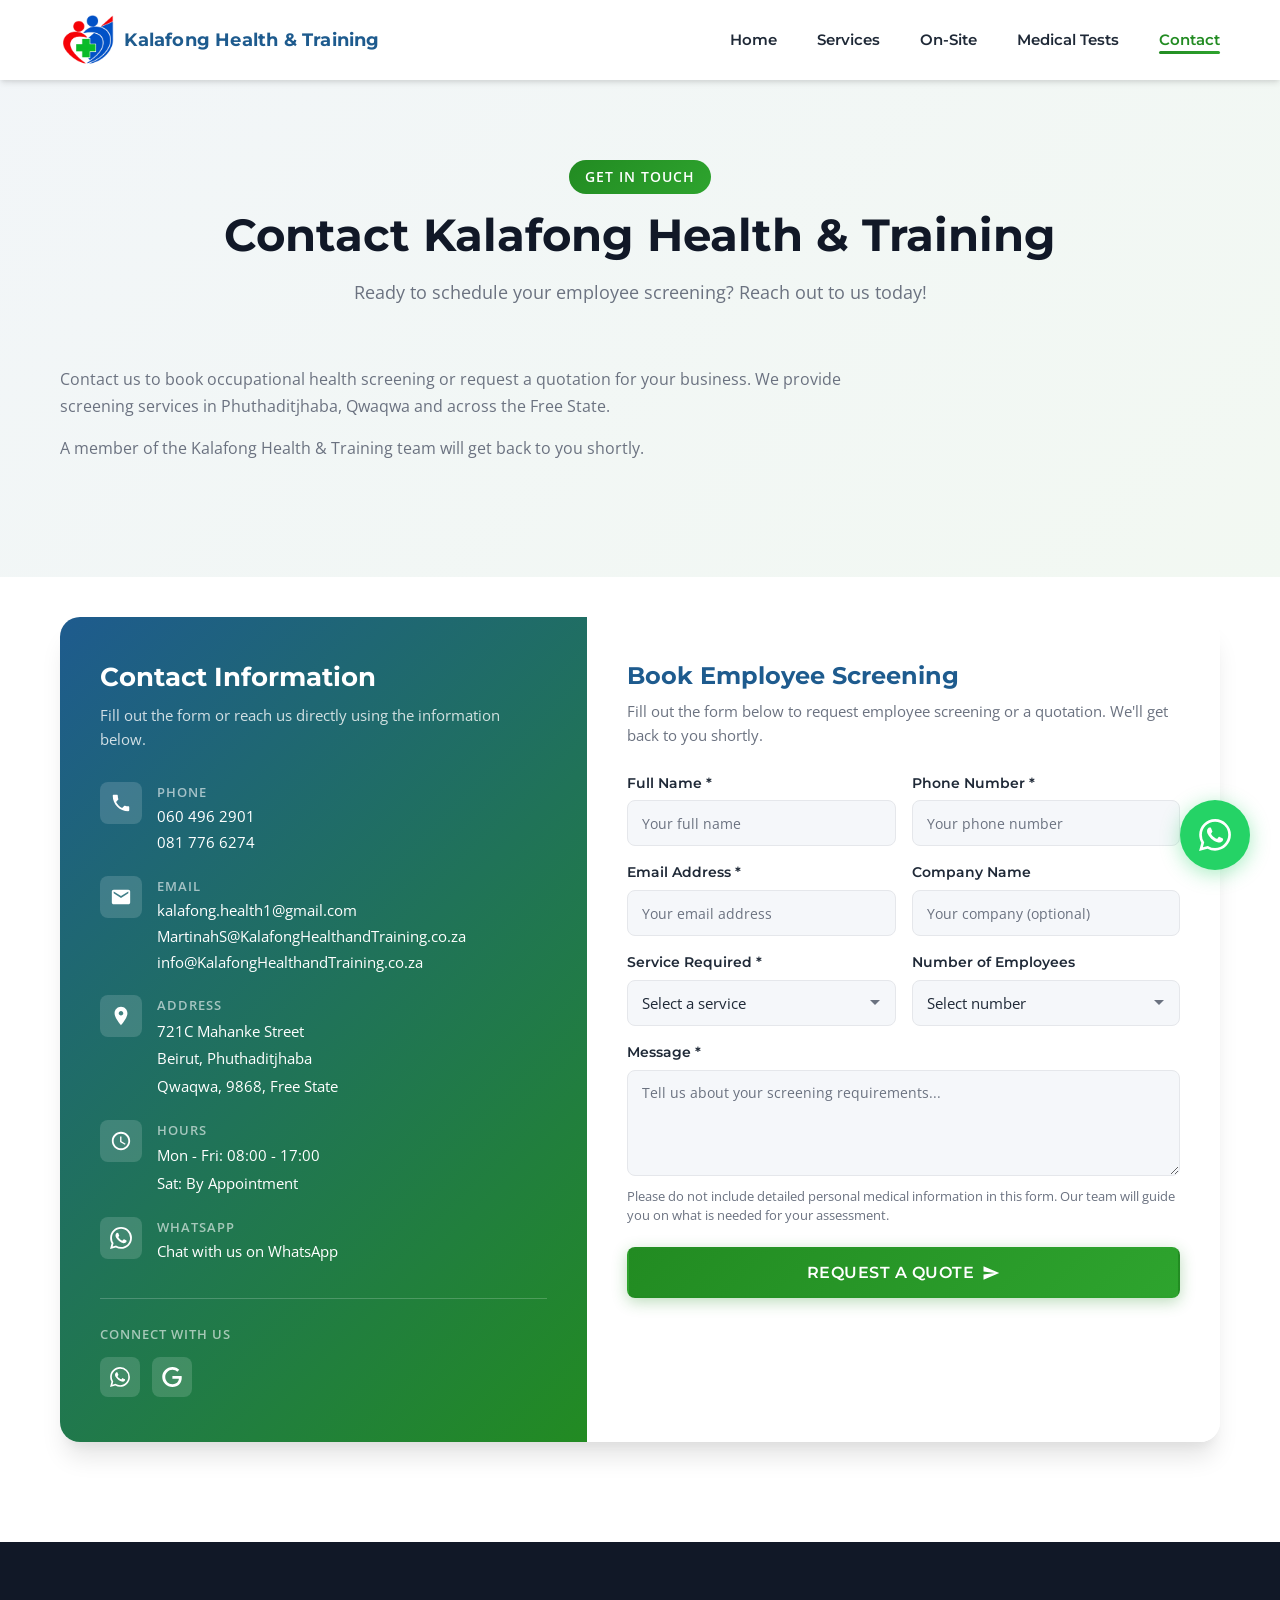
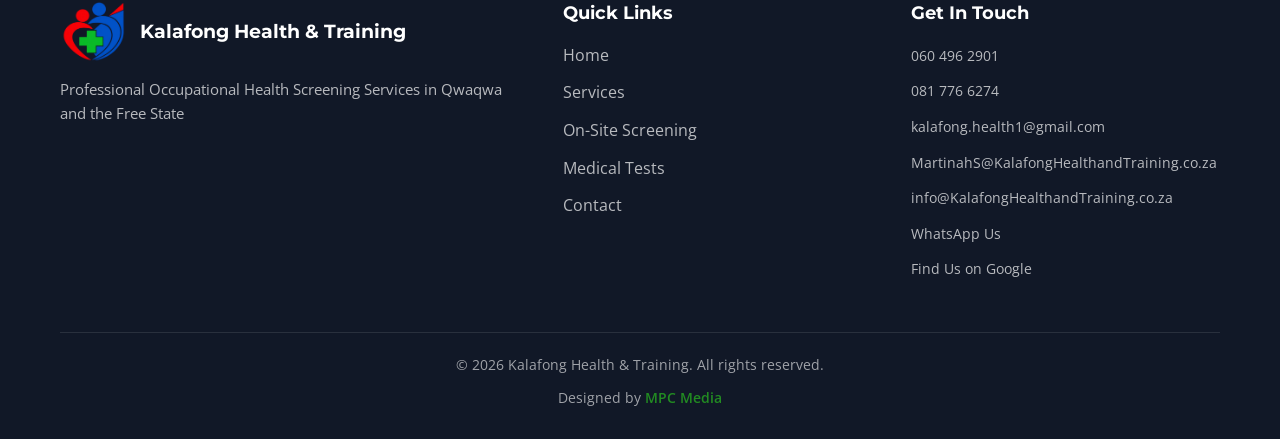
<file: contact.html>
<!DOCTYPE html>
<html lang="en">
<head>
    <meta charset="UTF-8">
    <meta name="viewport" content="width=device-width, initial-scale=1.0">
    <meta name="color-scheme" content="light">
    <meta name="title" content="Contact Us - Book Occupational Health Screening | Kalafong Health & Training">
    <meta name="description" content="Contact Kalafong Health & Training in Phuthaditjhaba, Qwaqwa to book occupational health screening. Call 060 496 2901, WhatsApp us, or use our enquiry form for a free quote.">
    <meta name="robots" content="index, follow">
    <meta name="author" content="Kalafong Health & Training">
    <meta name="geo.region" content="ZA-FS">
    <meta name="geo.placename" content="Phuthaditjhaba, Qwaqwa">
    <meta name="theme-color" content="#228B22">
    <meta name="google-site-verification" content="3Vqj2quhrqroZYbuWD3YArkjfVL2rGPWimBbfKAuwPE">

    <title>Contact Us - Book Occupational Health Screening | Kalafong Health & Training</title>

    <link rel="canonical" href="https://www.kalafonghealthandtraining.co.za/contact.html">

    <!-- Favicons -->
    <link rel="icon" href="favicon.ico" sizes="32x32">
    <link rel="icon" type="image/png" sizes="32x32" href="favicon-32x32.png">
    <link rel="icon" type="image/png" sizes="192x192" href="favicon-192x192.png">
    <link rel="apple-touch-icon" href="apple-touch-icon.png">

    <!-- Open Graph -->
    <meta property="og:type" content="website">
    <meta property="og:site_name" content="Kalafong Health & Training">
    <meta property="og:title" content="Contact Us - Book Occupational Health Screening | Kalafong Health & Training">
    <meta property="og:description" content="Contact Kalafong Health & Training in Phuthaditjhaba, Qwaqwa to book occupational health screening. Call 060 496 2901, WhatsApp us, or use our enquiry form for a free quote.">
    <meta property="og:url" content="https://www.kalafonghealthandtraining.co.za/contact.html">
    <meta property="og:image" content="https://www.kalafonghealthandtraining.co.za/kalafong-health-training-logo.png">
    <meta property="og:image:alt" content="Kalafong Health & Training">
    <meta property="og:locale" content="en_ZA">

    <!-- Twitter -->
    <meta name="twitter:card" content="summary">
    <meta name="twitter:title" content="Contact Us - Book Occupational Health Screening | Kalafong Health & Training">
    <meta name="twitter:description" content="Contact Kalafong Health & Training in Phuthaditjhaba, Qwaqwa to book occupational health screening. Call 060 496 2901, WhatsApp us, or use our enquiry form for a free quote.">
    <meta name="twitter:image" content="https://www.kalafonghealthandtraining.co.za/kalafong-health-training-logo.png">

    <!-- ContactPage Structured Data -->
    <script type="application/ld+json">
    {
        "@context": "https://schema.org",
        "@type": "ContactPage",
        "name": "Contact Kalafong Health & Training",
        "url": "https://www.kalafonghealthandtraining.co.za/contact.html",
        "mainEntity": {
            "@type": "MedicalBusiness",
            "name": "Kalafong Health & Training",
            "telephone": "+27604962901",
            "email": "kalafong.health1@gmail.com",
            "address": {
                "@type": "PostalAddress",
                "streetAddress": "721C Mahanke Street, Beirut",
                "addressLocality": "Phuthaditjhaba",
                "addressRegion": "Qwaqwa, Free State",
                "postalCode": "9868",
                "addressCountry": "ZA"
            }
        }
    }
    </script>

    <link rel="stylesheet" href="styles.css">
    <link rel="preconnect" href="https://fonts.googleapis.com">
    <link rel="preconnect" href="https://fonts.gstatic.com" crossorigin>
    <link href="https://fonts.googleapis.com/css2?family=Montserrat:wght@400;500;600;700;800&family=Open+Sans:wght@400;500;600&display=swap" rel="stylesheet">
</head>
<body>
    <a href="#main-content" class="skip-link">Skip to main content</a>

    <!-- Navigation -->
    <nav class="navbar" id="navbar">
        <div class="nav-container">
            <a href="index.html" class="nav-logo">
                <img src="kalafong-health-training-logo.webp" alt="Kalafong Health & Training" class="logo-img" width="130" height="120" fetchpriority="high">
                <span class="logo-text">Kalafong Health &amp; Training</span>
            </a>
            <button class="nav-toggle" id="nav-toggle" aria-label="Toggle navigation menu" aria-expanded="false" aria-controls="nav-menu">
                <span class="hamburger"></span>
            </button>
            <ul class="nav-menu" id="nav-menu">
                <li><a href="index.html" class="nav-link">Home</a></li>
                <li><a href="services.html" class="nav-link">Services</a></li>
                <li><a href="on-site-screening.html" class="nav-link">On-Site</a></li>
                <li><a href="medical-tests.html" class="nav-link">Medical Tests</a></li>
                <li><a href="contact.html" class="nav-link active">Contact</a></li>
            </ul>
        </div>
    </nav>

    <!-- Main Content -->
    <main id="main-content">

    <!-- Hero Section -->
    <section class="service-detail page-hero" aria-label="Contact Us">
        <div class="container">
            <div class="section-header">
                <span class="section-tag">Get In Touch</span>
                <h1 class="section-title">Contact Kalafong Health &amp; Training</h1>
                <p class="section-subtitle">Ready to schedule your employee screening? Reach out to us today!</p>
            </div>
            <div class="service-detail-body">
                <p>Contact us to book occupational health screening or request a quotation for your business. We provide screening services in Phuthaditjhaba, Qwaqwa and across the Free State.</p>
                <p>A member of the Kalafong Health &amp; Training team will get back to you shortly.</p>
            </div>
        </div>
    </section>

    <!-- Contact Section -->
    <section class="contact" style="padding-top: 40px;" aria-label="Contact Details and Form">
        <div class="container">
            <div class="contact-wrapper">
                <div class="contact-left">
                    <div class="contact-info-box">
                        <h3>Contact Information</h3>
                        <p class="contact-intro">Fill out the form or reach us directly using the information below.</p>
                        <div class="contact-details">
                            <div class="contact-detail-item">
                                <div class="detail-icon">
                                    <svg viewBox="0 0 24 24" width="22" height="22" fill="currentColor"><path d="M6.62 10.79c1.44 2.83 3.76 5.14 6.59 6.59l2.2-2.2c.27-.27.67-.36 1.02-.24 1.12.37 2.33.57 3.57.57.55 0 1 .45 1 1V20c0 .55-.45 1-1 1-9.39 0-17-7.61-17-17 0-.55.45-1 1-1h3.5c.55 0 1 .45 1 1 0 1.25.2 2.45.57 3.57.11.35.03.74-.25 1.02l-2.2 2.2z"/></svg>
                                </div>
                                <div class="detail-content">
                                    <span class="detail-label">Phone</span>
                                    <a href="tel:+27604962901" class="detail-value">060 496 2901</a>
                                    <a href="tel:+27817766274" class="detail-value">081 776 6274</a>
                                </div>
                            </div>
                            <div class="contact-detail-item">
                                <div class="detail-icon">
                                    <svg viewBox="0 0 24 24" width="22" height="22" fill="currentColor"><path d="M20 4H4c-1.1 0-1.99.9-1.99 2L2 18c0 1.1.9 2 2 2h16c1.1 0 2-.9 2-2V6c0-1.1-.9-2-2-2zm0 4l-8 5-8-5V6l8 5 8-5v2z"/></svg>
                                </div>
                                <div class="detail-content">
                                    <span class="detail-label">Email</span>
                                    <a href="mailto:kalafong.health1@gmail.com" class="detail-value">kalafong.health1@<wbr>gmail.com</a>
                                    <a href="mailto:MartinahS@KalafongHealthandTraining.co.za" class="detail-value">MartinahS@<wbr>KalafongHealthandTraining<wbr>.co.za</a>
                                    <a href="mailto:info@KalafongHealthandTraining.co.za" class="detail-value">info@<wbr>KalafongHealthandTraining<wbr>.co.za</a>
                                </div>
                            </div>
                            <div class="contact-detail-item">
                                <div class="detail-icon">
                                    <svg viewBox="0 0 24 24" width="22" height="22" fill="currentColor"><path d="M12 2C8.13 2 5 5.13 5 9c0 5.25 7 13 7 13s7-7.75 7-13c0-3.87-3.13-7-7-7zm0 9.5c-1.38 0-2.5-1.12-2.5-2.5s1.12-2.5 2.5-2.5 2.5 1.12 2.5 2.5-1.12 2.5-2.5 2.5z"/></svg>
                                </div>
                                <div class="detail-content">
                                    <span class="detail-label">Address</span>
                                    <span class="detail-value">721C Mahanke Street</span>
                                    <span class="detail-value">Beirut, Phuthaditjhaba</span>
                                    <span class="detail-value">Qwaqwa, 9868, Free State</span>
                                </div>
                            </div>
                            <div class="contact-detail-item">
                                <div class="detail-icon">
                                    <svg viewBox="0 0 24 24" width="22" height="22" fill="currentColor"><path d="M11.99 2C6.47 2 2 6.48 2 12s4.47 10 9.99 10C17.52 22 22 17.52 22 12S17.52 2 11.99 2zM12 20c-4.42 0-8-3.58-8-8s3.58-8 8-8 8 3.58 8 8-3.58 8-8 8zm.5-13H11v6l5.25 3.15.75-1.23-4.5-2.67z"/></svg>
                                </div>
                                <div class="detail-content">
                                    <span class="detail-label">Hours</span>
                                    <span class="detail-value">Mon - Fri: 08:00 - 17:00</span>
                                    <span class="detail-value">Sat: By Appointment</span>
                                </div>
                            </div>
                            <div class="contact-detail-item">
                                <div class="detail-icon">
                                    <svg viewBox="0 0 24 24" width="22" height="22" fill="currentColor"><path d="M17.472 14.382c-.297-.149-1.758-.867-2.03-.967-.273-.099-.471-.148-.67.15-.197.297-.767.966-.94 1.164-.173.199-.347.223-.644.075-.297-.15-1.255-.463-2.39-1.475-.883-.788-1.48-1.761-1.653-2.059-.173-.297-.018-.458.13-.606.134-.133.298-.347.446-.52.149-.174.198-.298.298-.497.099-.198.05-.371-.025-.52-.075-.149-.669-1.612-.916-2.207-.242-.579-.487-.5-.669-.51-.173-.008-.371-.01-.57-.01-.198 0-.52.074-.792.372-.272.297-1.04 1.016-1.04 2.479 0 1.462 1.065 2.875 1.213 3.074.149.198 2.096 3.2 5.077 4.487.709.306 1.262.489 1.694.625.712.227 1.36.195 1.871.118.571-.085 1.758-.719 2.006-1.413.248-.694.248-1.289.173-1.413-.074-.124-.272-.198-.57-.347m-5.421 7.403h-.004a9.87 9.87 0 01-5.031-1.378l-.361-.214-3.741.982.998-3.648-.235-.374a9.86 9.86 0 01-1.51-5.26c.001-5.45 4.436-9.884 9.888-9.884 2.64 0 5.122 1.03 6.988 2.898a9.825 9.825 0 012.893 6.994c-.003 5.45-4.437 9.884-9.885 9.884m8.413-18.297A11.815 11.815 0 0012.05 0C5.495 0 .16 5.335.157 11.892c0 2.096.547 4.142 1.588 5.945L.057 24l6.305-1.654a11.882 11.882 0 005.683 1.448h.005c6.554 0 11.89-5.335 11.893-11.893a11.821 11.821 0 00-3.48-8.413z"/></svg>
                                </div>
                                <div class="detail-content">
                                    <span class="detail-label">WhatsApp</span>
                                    <a href="https://wa.me/27604962901" target="_blank" rel="noopener noreferrer" class="detail-value">Chat with us on WhatsApp</a>
                                </div>
                            </div>
                        </div>
                        <div class="contact-social">
                            <span class="social-label">Connect With Us</span>
                            <div class="social-icons">
                                <a href="https://wa.me/27604962901" target="_blank" rel="noopener noreferrer" class="social-icon-link whatsapp-icon" aria-label="WhatsApp">
                                    <svg viewBox="0 0 24 24" width="20" height="20" fill="currentColor"><path d="M17.472 14.382c-.297-.149-1.758-.867-2.03-.967-.273-.099-.471-.148-.67.15-.197.297-.767.966-.94 1.164-.173.199-.347.223-.644.075-.297-.15-1.255-.463-2.39-1.475-.883-.788-1.48-1.761-1.653-2.059-.173-.297-.018-.458.13-.606.134-.133.298-.347.446-.52.149-.174.198-.298.298-.497.099-.198.05-.371-.025-.52-.075-.149-.669-1.612-.916-2.207-.242-.579-.487-.5-.669-.51-.173-.008-.371-.01-.57-.01-.198 0-.52.074-.792.372-.272.297-1.04 1.016-1.04 2.479 0 1.462 1.065 2.875 1.213 3.074.149.198 2.096 3.2 5.077 4.487.709.306 1.262.489 1.694.625.712.227 1.36.195 1.871.118.571-.085 1.758-.719 2.006-1.413.248-.694.248-1.289.173-1.413-.074-.124-.272-.198-.57-.347m-5.421 7.403h-.004a9.87 9.87 0 01-5.031-1.378l-.361-.214-3.741.982.998-3.648-.235-.374a9.86 9.86 0 01-1.51-5.26c.001-5.45 4.436-9.884 9.888-9.884 2.64 0 5.122 1.03 6.988 2.898a9.825 9.825 0 012.893 6.994c-.003 5.45-4.437 9.884-9.885 9.884m8.413-18.297A11.815 11.815 0 0012.05 0C5.495 0 .16 5.335.157 11.892c0 2.096.547 4.142 1.588 5.945L.057 24l6.305-1.654a11.882 11.882 0 005.683 1.448h.005c6.554 0 11.89-5.335 11.893-11.893a11.821 11.821 0 00-3.48-8.413z"/></svg>
                                </a>
                                <!-- REPLACE the # below with your Google Business Profile URL once created -->
                                <a href="https://share.google/9CZQmy174Jgth57Wq" target="_blank" rel="noopener noreferrer" class="social-icon-link google-icon" aria-label="Google Business Profile">
                                    <svg viewBox="0 0 24 24" width="20" height="20" fill="currentColor"><path d="M12.48 10.92v3.28h7.84c-.24 1.84-.853 3.187-1.787 4.133-1.147 1.147-2.933 2.4-6.053 2.4-4.827 0-8.6-3.893-8.6-8.72s3.773-8.72 8.6-8.72c2.6 0 4.507 1.027 5.907 2.347l2.307-2.307C18.747 1.44 16.133 0 12.48 0 5.867 0 .307 5.387.307 12s5.56 12 12.173 12c3.573 0 6.267-1.173 8.373-3.36 2.16-2.16 2.84-5.213 2.84-7.667 0-.76-.053-1.467-.173-2.053H12.48z"/></svg>
                                </a>
                            </div>
                        </div>
                    </div>
                </div>
                <div class="contact-right">
                    <div class="contact-form-card">
                        <h3>Book Employee Screening</h3>
                        <p class="form-subtitle">Fill out the form below to request employee screening or a quotation. We'll get back to you shortly.</p>
                        <form class="contact-form" id="contact-form" novalidate>
                            <div class="form-row">
                                <div class="form-group">
                                    <label for="name">Full Name *</label>
                                    <input type="text" id="name" name="name" placeholder="Your full name" autocomplete="name" required aria-required="true">
                                </div>
                                <div class="form-group">
                                    <label for="phone">Phone Number *</label>
                                    <input type="tel" id="phone" name="phone" placeholder="Your phone number" autocomplete="tel" required aria-required="true">
                                </div>
                            </div>
                            <div class="form-row">
                                <div class="form-group">
                                    <label for="email">Email Address *</label>
                                    <input type="email" id="email" name="email" placeholder="Your email address" autocomplete="email" required aria-required="true">
                                </div>
                                <div class="form-group">
                                    <label for="company">Company Name</label>
                                    <input type="text" id="company" name="company" placeholder="Your company (optional)" autocomplete="organization">
                                </div>
                            </div>
                            <div class="form-row">
                                <div class="form-group">
                                    <label for="service">Service Required *</label>
                                    <select id="service" name="service" required aria-required="true">
                                        <option value="" disabled selected>Select a service</option>
                                        <option value="pre-employment">Pre-Employment Screening</option>
                                        <option value="periodic">Periodic / Annual Screening</option>
                                        <option value="exit-medical">Exit Medical Screening</option>
                                        <option value="return-to-work">Return to Work Screening</option>
                                        <option value="on-site">On-Site Screening</option>
                                        <option value="other">Other (Specify in message)</option>
                                    </select>
                                </div>
                                <div class="form-group">
                                    <label for="employees">Number of Employees</label>
                                    <select id="employees" name="employees">
                                        <option value="" disabled selected>Select number</option>
                                        <option value="1-10">1 - 10 employees</option>
                                        <option value="11-50">11 - 50 employees</option>
                                        <option value="51-100">51 - 100 employees</option>
                                        <option value="101-250">101 - 250 employees</option>
                                        <option value="250+">250+ employees</option>
                                    </select>
                                </div>
                            </div>
                            <div class="form-group">
                                <label for="message">Message *</label>
                                <textarea id="message" name="message" rows="4" placeholder="Tell us about your screening requirements..." required aria-required="true"></textarea>
                            </div>
                            <p class="form-note">Please do not include detailed personal medical information in this form. Our team will guide you on what is needed for your assessment.</p>
                            <button type="submit" class="btn btn-primary btn-submit">
                                <span>Request a Quote</span>
                                <svg viewBox="0 0 24 24" width="18" height="18" fill="currentColor"><path d="M2.01 21L23 12 2.01 3 2 10l15 2-15 2z"/></svg>
                            </button>
                        </form>
                        <div class="form-success" id="form-success" style="display: none;" role="status" aria-live="polite">
                            <div class="success-icon">&#x2713;</div>
                            <h4>Message Sent Successfully!</h4>
                            <p>Thank you for contacting us. We'll get back to you shortly.</p>
                        </div>
                    </div>
                </div>
            </div>
        </div>
    </section>

    </main>

    <!-- Footer -->
    <footer class="footer">
        <div class="container">
            <div class="footer-content">
                <div class="footer-brand">
                    <div class="footer-brand-top">
                        <img src="kalafong-health-training-logo.webp" alt="Kalafong Health & Training" class="footer-logo" width="130" height="120" loading="lazy">
                        <span class="footer-brand-name">Kalafong Health &amp; Training</span>
                    </div>
                    <p class="footer-tagline">Professional Occupational Health Screening Services in Qwaqwa and the Free State</p>
                </div>
                <div class="footer-links">
                    <h4>Quick Links</h4>
                    <ul>
                        <li><a href="index.html">Home</a></li>
                        <li><a href="services.html">Services</a></li>
                        <li><a href="on-site-screening.html">On-Site Screening</a></li>
                        <li><a href="medical-tests.html">Medical Tests</a></li>
                        <li><a href="contact.html">Contact</a></li>
                    </ul>
                </div>
                <div class="footer-social">
                    <h4>Get In Touch</h4>
                    <div class="footer-contact-links">
                        <p><a href="tel:+27604962901">060 496 2901</a></p>
                        <p><a href="tel:+27817766274">081 776 6274</a></p>
                        <p><a href="mailto:kalafong.health1@gmail.com">kalafong.health1@<wbr>gmail.com</a></p>
                        <p><a href="mailto:MartinahS@KalafongHealthandTraining.co.za">MartinahS@<wbr>KalafongHealthandTraining<wbr>.co.za</a></p>
                        <p><a href="mailto:info@KalafongHealthandTraining.co.za">info@<wbr>KalafongHealthandTraining<wbr>.co.za</a></p>
                        <p><a href="https://wa.me/27604962901" target="_blank" rel="noopener noreferrer">WhatsApp Us</a></p>
                        <!-- REPLACE the # below with your Google Business Profile URL once created -->
                        <p><a href="https://share.google/9CZQmy174Jgth57Wq" target="_blank" rel="noopener noreferrer">Find Us on Google</a></p>
                    </div>
                </div>
            </div>
            <div class="footer-bottom">
                <p>&copy; 2026 Kalafong Health &amp; Training. All rights reserved.</p>
                <p class="designed-by">Designed by <a href="https://www.mpcconsulting.co.za" target="_blank" rel="noopener noreferrer">MPC Media</a></p>
            </div>
        </div>
    </footer>

    <!-- WhatsApp Floating Button -->
    <a href="https://wa.me/27604962901?text=Hello%20Sister%20Martinah%2C%20I%20would%20like%20to%20inquire%20about%20occupational%20health%20screening." 
       class="whatsapp-float" 
       target="_blank" 
       rel="noopener noreferrer"
       aria-label="Chat on WhatsApp">
        <svg viewBox="0 0 24 24" width="32" height="32">
            <path fill="#FFFFFF" d="M17.472 14.382c-.297-.149-1.758-.867-2.03-.967-.273-.099-.471-.148-.67.15-.197.297-.767.966-.94 1.164-.173.199-.347.223-.644.075-.297-.15-1.255-.463-2.39-1.475-.883-.788-1.48-1.761-1.653-2.059-.173-.297-.018-.458.13-.606.134-.133.298-.347.446-.52.149-.174.198-.298.298-.497.099-.198.05-.371-.025-.52-.075-.149-.669-1.612-.916-2.207-.242-.579-.487-.5-.669-.51-.173-.008-.371-.01-.57-.01-.198 0-.52.074-.792.372-.272.297-1.04 1.016-1.04 2.479 0 1.462 1.065 2.875 1.213 3.074.149.198 2.096 3.2 5.077 4.487.709.306 1.262.489 1.694.625.712.227 1.36.195 1.871.118.571-.085 1.758-.719 2.006-1.413.248-.694.248-1.289.173-1.413-.074-.124-.272-.198-.57-.347m-5.421 7.403h-.004a9.87 9.87 0 01-5.031-1.378l-.361-.214-3.741.982.998-3.648-.235-.374a9.86 9.86 0 01-1.51-5.26c.001-5.45 4.436-9.884 9.888-9.884 2.64 0 5.122 1.03 6.988 2.898a9.825 9.825 0 012.893 6.994c-.003 5.45-4.437 9.884-9.885 9.884m8.413-18.297A11.815 11.815 0 0012.05 0C5.495 0 .16 5.335.157 11.892c0 2.096.547 4.142 1.588 5.945L.057 24l6.305-1.654a11.882 11.882 0 005.683 1.448h.005c6.554 0 11.89-5.335 11.893-11.893a11.821 11.821 0 00-3.48-8.413z"/>
        </svg>
        <span class="whatsapp-tooltip">Chat with Sister Martinah</span>
    </a>

    <!-- Scroll to Top Button -->
    <button class="scroll-top" id="scroll-top" aria-label="Scroll to top">
        <svg viewBox="0 0 24 24" width="24" height="24">
            <path fill="currentColor" d="M7.41 15.41L12 10.83l4.59 4.58L18 14l-6-6-6 6z"/>
        </svg>
    </button>

    <script src="script.js"></script>
</body>
</html>
</file>
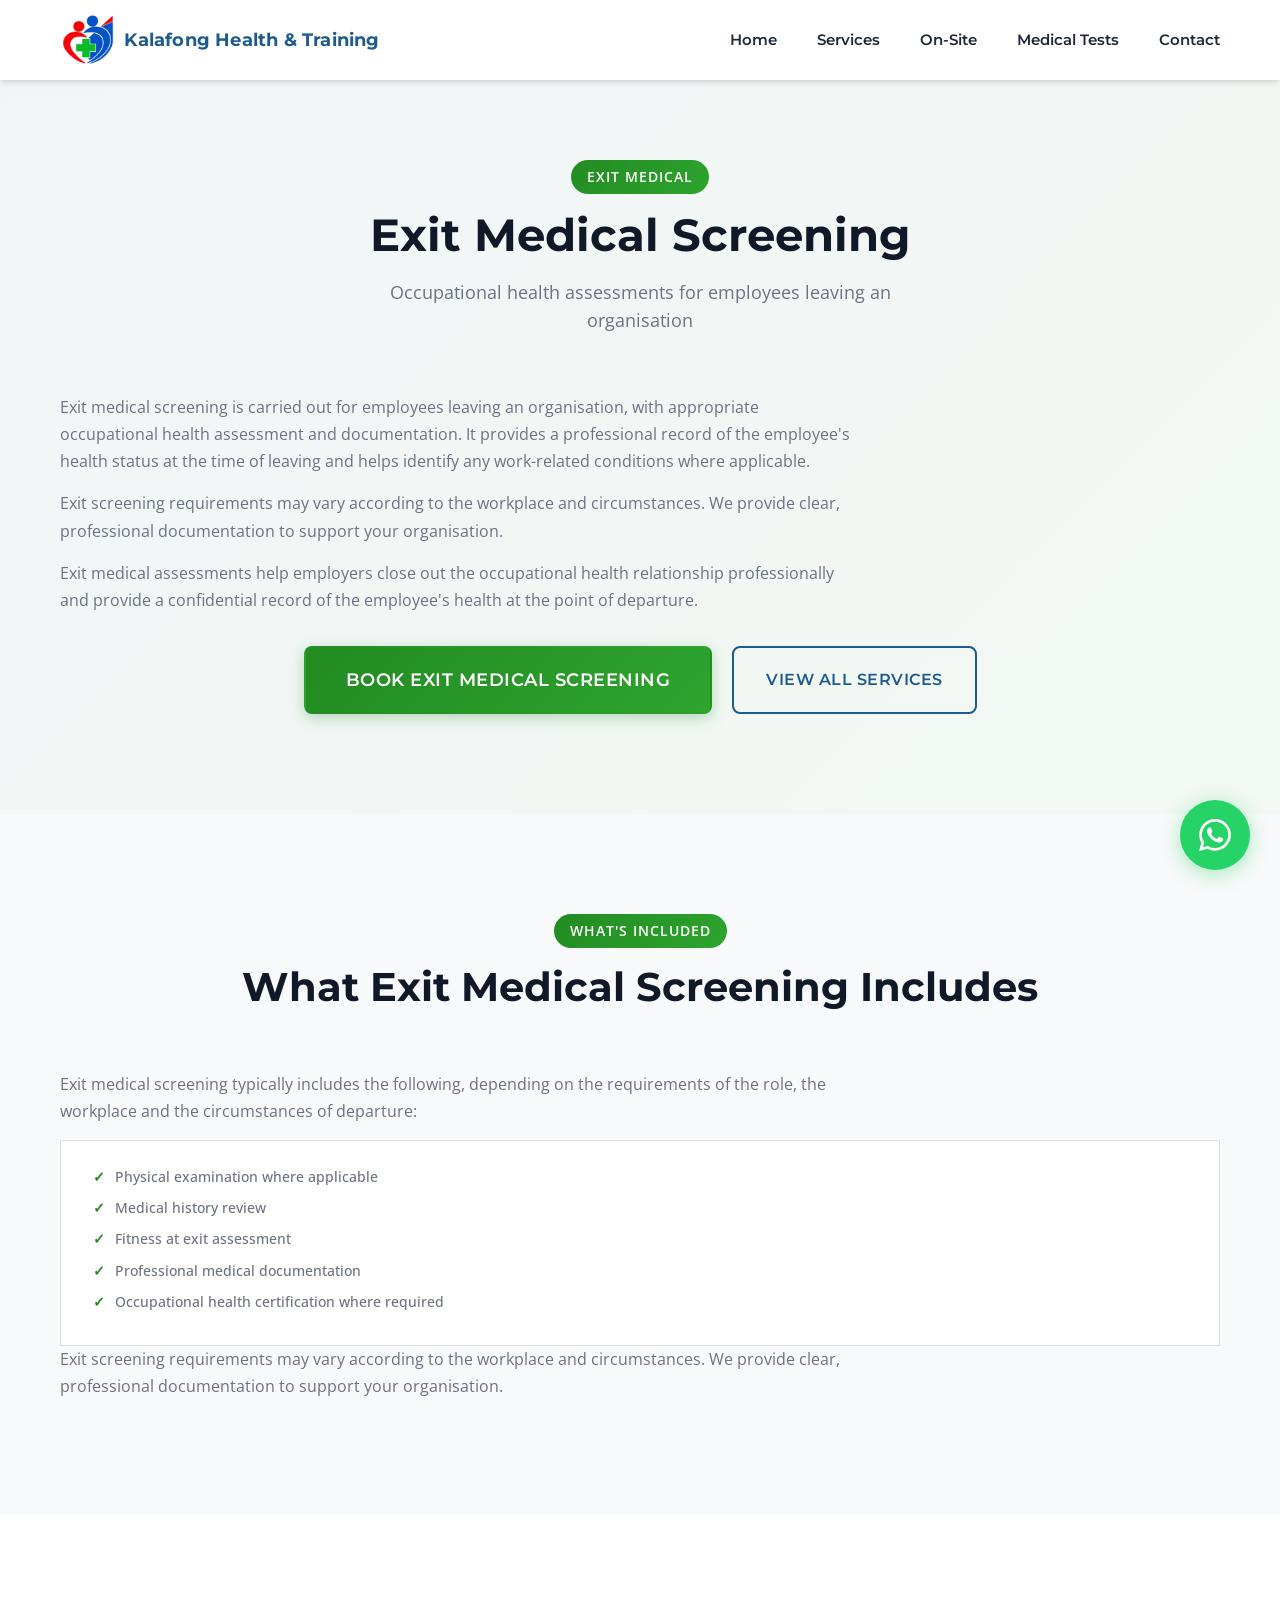
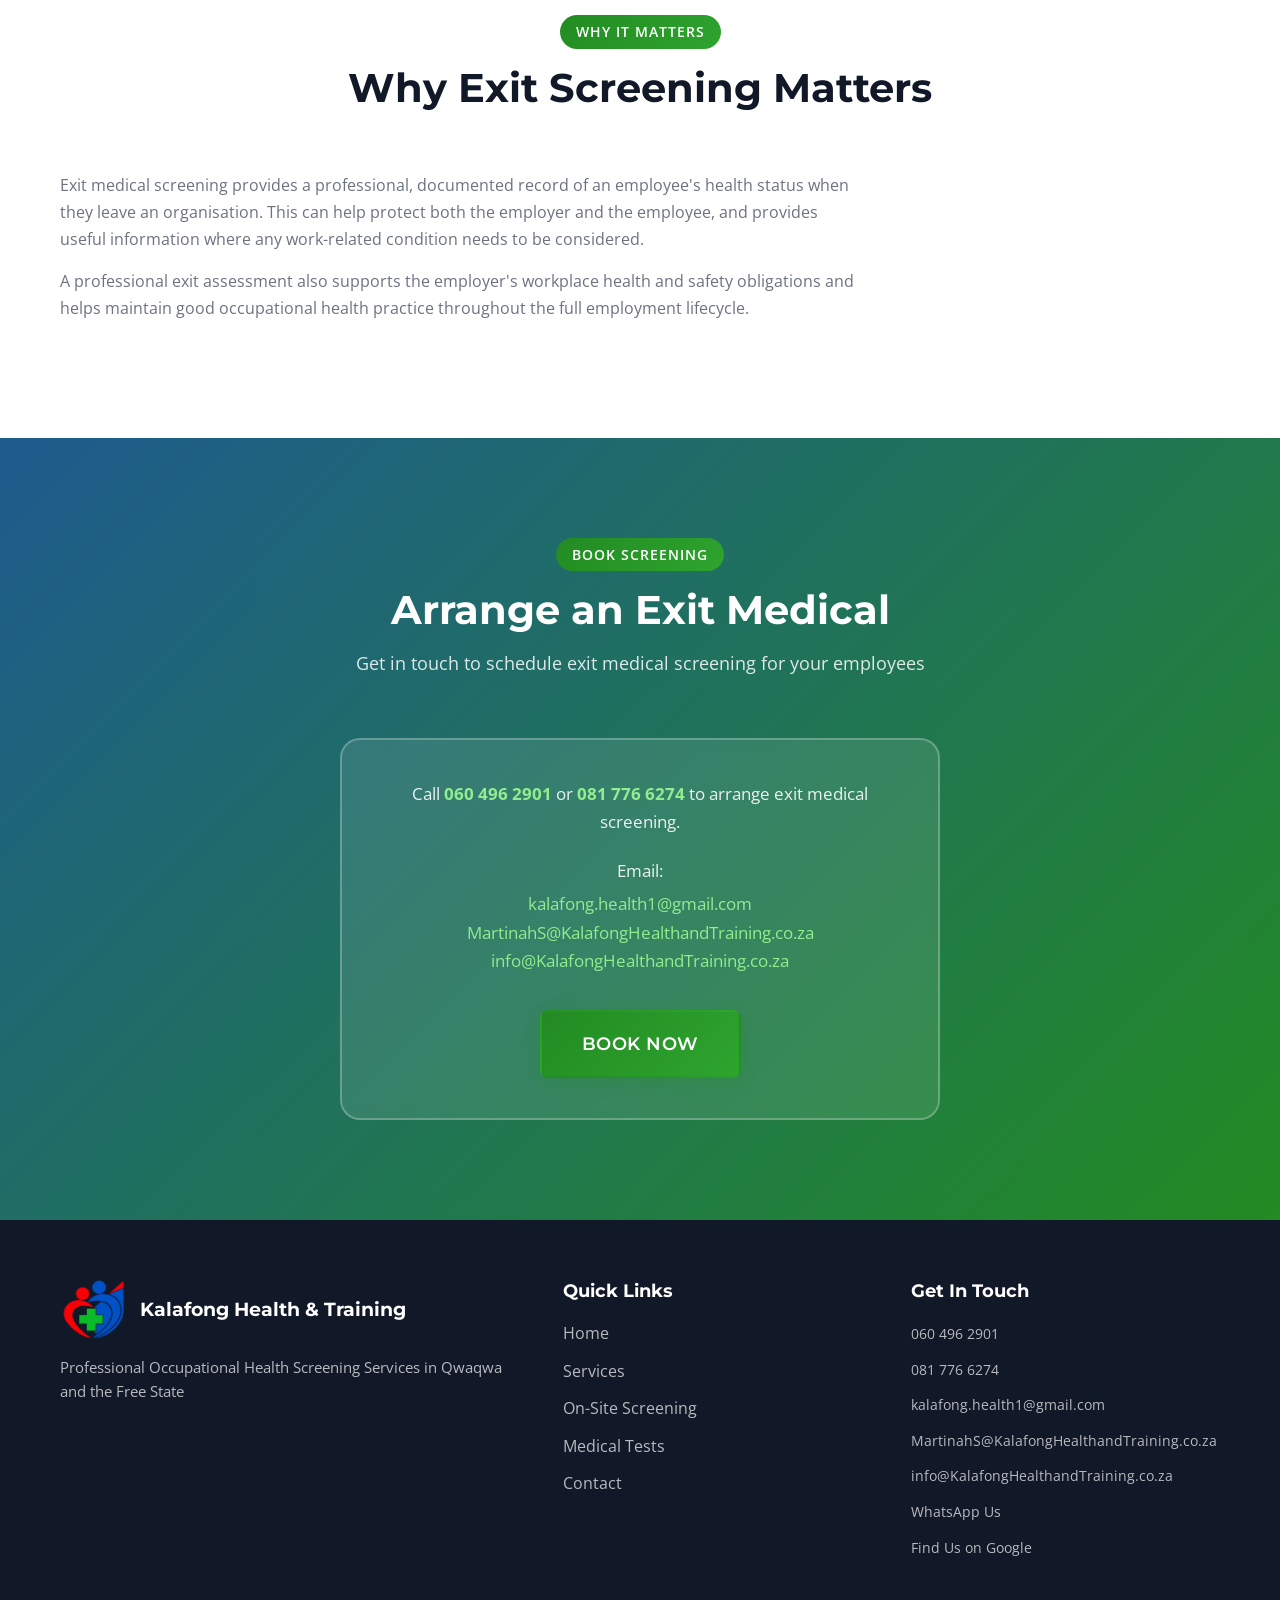
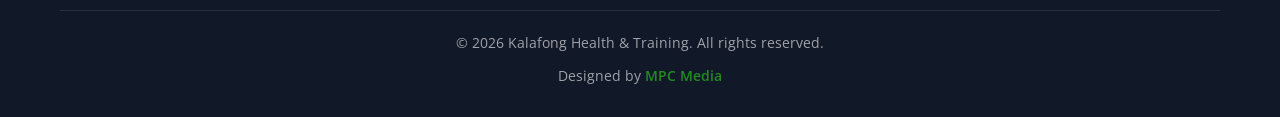
<file: exit-medical-screening.html>
<!DOCTYPE html>
<html lang="en">
<head>
    <meta charset="UTF-8">
    <meta name="viewport" content="width=device-width, initial-scale=1.0">
    <meta name="color-scheme" content="light">
    <meta name="title" content="Exit Medical Screening in Qwaqwa &amp; Free State | Kalafong Health &amp; Training">
    <meta name="description" content="Exit medical screening for employees leaving an organisation in Phuthaditjhaba, Qwaqwa and the Free State. Occupational health assessments and professional documentation. Book today.">
    <meta name="robots" content="index, follow">
    <meta name="author" content="Kalafong Health &amp; Training">
    <meta name="geo.region" content="ZA-FS">
    <meta name="geo.placename" content="Phuthaditjhaba, Qwaqwa">
    <meta name="theme-color" content="#228B22">
    <meta name="google-site-verification" content="3Vqj2quhrqroZYbuWD3YArkjfVL2rGPWimBbfKAuwPE">

    <title>Exit Medical Screening in Qwaqwa &amp; Free State | Kalafong Health &amp; Training</title>

    <link rel="canonical" href="https://www.kalafonghealthandtraining.co.za/exit-medical-screening.html">

    <!-- Favicons -->
    <link rel="icon" href="favicon.ico" sizes="32x32">
    <link rel="icon" type="image/png" sizes="32x32" href="favicon-32x32.png">
    <link rel="icon" type="image/png" sizes="192x192" href="favicon-192x192.png">
    <link rel="apple-touch-icon" href="apple-touch-icon.png">

    <!-- Open Graph -->
    <meta property="og:type" content="website">
    <meta property="og:site_name" content="Kalafong Health &amp; Training">
    <meta property="og:title" content="Exit Medical Screening in Qwaqwa &amp; Free State | Kalafong Health &amp; Training">
    <meta property="og:description" content="Exit medical screening for employees leaving an organisation in Phuthaditjhaba, Qwaqwa and the Free State. Occupational health assessments and professional documentation. Book today.">
    <meta property="og:url" content="https://www.kalafonghealthandtraining.co.za/exit-medical-screening.html">
    <meta property="og:image" content="https://www.kalafonghealthandtraining.co.za/kalafong-health-training-logo.png">
    <meta property="og:image:alt" content="Kalafong Health &amp; Training">
    <meta property="og:locale" content="en_ZA">

    <!-- Twitter -->
    <meta name="twitter:card" content="summary">
    <meta name="twitter:title" content="Exit Medical Screening in Qwaqwa &amp; Free State | Kalafong Health &amp; Training">
    <meta name="twitter:description" content="Exit medical screening for employees leaving an organisation in Phuthaditjhaba, Qwaqwa and the Free State. Occupational health assessments and professional documentation.">
    <meta name="twitter:image" content="https://www.kalafonghealthandtraining.co.za/kalafong-health-training-logo.png">

    <!-- Service Structured Data -->
    <script type="application/ld+json">
    {
        "@context": "https://schema.org",
        "@type": "Service",
        "serviceType": "Exit Medical Screening",
        "name": "Exit Medical Screening",
        "description": "Exit medical screening for employees leaving an organisation in Phuthaditjhaba, Qwaqwa and the Free State. Occupational health assessments and professional documentation.",
        "url": "https://www.kalafonghealthandtraining.co.za/exit-medical-screening.html",
        "provider": {
            "@type": "MedicalBusiness",
            "name": "Kalafong Health &amp; Training",
            "url": "https://www.kalafonghealthandtraining.co.za/",
            "telephone": "+27604962901",
            "email": "kalafong.health1@gmail.com",
            "address": {
                "@type": "PostalAddress",
                "streetAddress": "721C Mahanke Street, Beirut",
                "addressLocality": "Phuthaditjhaba",
                "addressRegion": "Qwaqwa, Free State",
                "postalCode": "9868",
                "addressCountry": "ZA"
            }
        },
        "areaServed": ["Qwaqwa", "Phuthaditjhaba", "Free State", "South Africa"]
    }
    </script>

    <link rel="stylesheet" href="styles.css">
    <link rel="preconnect" href="https://fonts.googleapis.com">
    <link rel="preconnect" href="https://fonts.gstatic.com" crossorigin>
    <link href="https://fonts.googleapis.com/css2?family=Montserrat:wght@400;500;600;700;800&family=Open+Sans:wght@400;500;600&display=swap" rel="stylesheet">
</head>
<body>
    <a href="#main-content" class="skip-link">Skip to main content</a>

    <!-- Navigation -->
    <nav class="navbar" id="navbar">
        <div class="nav-container">
            <a href="index.html" class="nav-logo">
                <img src="kalafong-health-training-logo.webp" alt="Kalafong Health &amp; Training" class="logo-img" width="130" height="120" fetchpriority="high">
                <span class="logo-text">Kalafong Health &amp; Training</span>
            </a>
            <button class="nav-toggle" id="nav-toggle" aria-label="Toggle navigation menu" aria-expanded="false" aria-controls="nav-menu">
                <span class="hamburger"></span>
            </button>
            <ul class="nav-menu" id="nav-menu">
                <li><a href="index.html" class="nav-link">Home</a></li>
                <li><a href="services.html" class="nav-link">Services</a></li>
                <li><a href="on-site-screening.html" class="nav-link">On-Site</a></li>
                <li><a href="medical-tests.html" class="nav-link">Medical Tests</a></li>
                <li><a href="contact.html" class="nav-link">Contact</a></li>
            </ul>
        </div>
    </nav>

    <!-- Main Content -->
    <main id="main-content">

        <!-- Section 1: Hero -->
        <section class="service-detail page-hero" aria-label="Exit Medical Screening">
            <div class="container">
                <div class="section-header">
                    <span class="section-tag">Exit Medical</span>
                    <h1 class="section-title">Exit Medical Screening</h1>
                    <p class="section-subtitle">Occupational health assessments for employees leaving an organisation</p>
                </div>
                <div class="service-detail-body">
                    <p>
                        Exit medical screening is carried out for employees leaving an organisation, with appropriate occupational health assessment and documentation. It provides a professional record of the employee's health status at the time of leaving and helps identify any work-related conditions where applicable.
                    </p>
                    <p>
                        Exit screening requirements may vary according to the workplace and circumstances. We provide clear, professional documentation to support your organisation.
                    </p>
                    <p>
                        Exit medical assessments help employers close out the occupational health relationship professionally and provide a confidential record of the employee's health at the point of departure.
                    </p>
                </div>
                <div class="cta-card" style="text-align: center; margin-top: 2rem;">
                    <a href="contact.html" class="btn btn-primary btn-large">Book Exit Medical Screening</a>
                    <a href="services.html" class="btn btn-secondary" style="margin-left: 10px;">View All Services</a>
                </div>
            </div>
        </section>

        <!-- Section 2: What's Included -->
        <section class="service-detail" style="background: var(--off-white);" aria-label="What Exit Medical Screening Includes">
            <div class="container">
                <div class="section-header">
                    <span class="section-tag">What's Included</span>
                    <h2 class="section-title">What Exit Medical Screening Includes</h2>
                </div>
                <div class="service-detail-body">
                    <p>
                        Exit medical screening typically includes the following, depending on the requirements of the role, the workplace and the circumstances of departure:
                    </p>
                    <ul class="service-features" style="background: white; border: 1px solid #e0e0e0; padding: 1.5rem 2rem;">
                        <li>Physical examination where applicable</li>
                        <li>Medical history review</li>
                        <li>Fitness at exit assessment</li>
                        <li>Professional medical documentation</li>
                        <li>Occupational health certification where required</li>
                    </ul>
                    <p>
                        Exit screening requirements may vary according to the workplace and circumstances. We provide clear, professional documentation to support your organisation.
                    </p>
                </div>
            </div>
        </section>

        <!-- Section 3: Why It Matters -->
        <section class="service-detail" aria-label="Why Exit Screening Matters">
            <div class="container">
                <div class="section-header">
                    <span class="section-tag">Why It Matters</span>
                    <h2 class="section-title">Why Exit Screening Matters</h2>
                </div>
                <div class="service-detail-body">
                    <p>
                        Exit medical screening provides a professional, documented record of an employee's health status when they leave an organisation. This can help protect both the employer and the employee, and provides useful information where any work-related condition needs to be considered.
                    </p>
                    <p>
                        A professional exit assessment also supports the employer's workplace health and safety obligations and helps maintain good occupational health practice throughout the full employment lifecycle.
                    </p>
                </div>
            </div>
        </section>

        <!-- Section 4: Book Screening -->
        <section class="service-detail" style="background: var(--gradient-primary); color: var(--white);" aria-label="Arrange an Exit Medical">
            <div class="container">
                <div class="section-header">
                    <span class="section-tag">Book Screening</span>
                    <h2 class="section-title" style="color: var(--white);">Arrange an Exit Medical</h2>
                    <p class="section-subtitle" style="color: rgba(255,255,255,0.85);">Get in touch to schedule exit medical screening for your employees</p>
                </div>
                <div class="on-site-text" style="max-width: 600px; margin: 0 auto;">
                    <p>
                        Call <a href="tel:+27604962901" style="color: #90EE90; font-weight: bold;">060 496 2901</a> or <a href="tel:+27817766274" style="color: #90EE90; font-weight: bold;">081 776 6274</a> to arrange exit medical screening.
                    </p>
                    <p style="margin-bottom: 5px;">
                        Email:
                    </p>
                    <p style="margin-bottom: 0;">
                        <a href="mailto:kalafong.health1@gmail.com" style="color: #90EE90;">kalafong.health1@<wbr>gmail.com</a>
                    </p>
                    <p style="margin-bottom: 0;">
                        <a href="mailto:MartinahS@KalafongHealthandTraining.co.za" style="color: #90EE90;">MartinahS@<wbr>KalafongHealthandTraining<wbr>.co.za</a>
                    </p>
                    <p style="margin-bottom: 0;">
                        <a href="mailto:info@KalafongHealthandTraining.co.za" style="color: #90EE90;">info@<wbr>KalafongHealthandTraining<wbr>.co.za</a>
                    </p>
                    <div style="margin-top: 1.5rem; text-align: center;">
                        <a href="contact.html" class="btn btn-primary btn-large">Book Now</a>
                    </div>
                </div>
            </div>
        </section>

    </main>

    <!-- Footer -->
    <footer class="footer">
        <div class="container">
            <div class="footer-content">
                <div class="footer-brand">
                    <div class="footer-brand-top">
                        <img src="kalafong-health-training-logo.webp" alt="Kalafong Health &amp; Training" class="footer-logo" width="130" height="120" loading="lazy">
                        <span class="footer-brand-name">Kalafong Health &amp; Training</span>
                    </div>
                    <p class="footer-tagline">Professional Occupational Health Screening Services in Qwaqwa and the Free State</p>
                </div>
                <div class="footer-links">
                    <h4>Quick Links</h4>
                    <ul>
                        <li><a href="index.html">Home</a></li>
                        <li><a href="services.html">Services</a></li>
                        <li><a href="on-site-screening.html">On-Site Screening</a></li>
                        <li><a href="medical-tests.html">Medical Tests</a></li>
                        <li><a href="contact.html">Contact</a></li>
                    </ul>
                </div>
                <div class="footer-social">
                    <h4>Get In Touch</h4>
                    <div class="footer-contact-links">
                        <p><a href="tel:+27604962901">060 496 2901</a></p>
                        <p><a href="tel:+27817766274">081 776 6274</a></p>
                        <p><a href="mailto:kalafong.health1@gmail.com">kalafong.health1@<wbr>gmail.com</a></p>
                        <p><a href="mailto:MartinahS@KalafongHealthandTraining.co.za">MartinahS@<wbr>KalafongHealthandTraining<wbr>.co.za</a></p>
                        <p><a href="mailto:info@KalafongHealthandTraining.co.za">info@<wbr>KalafongHealthandTraining<wbr>.co.za</a></p>
                        <p><a href="https://wa.me/27604962901" target="_blank" rel="noopener noreferrer">WhatsApp Us</a></p>
                        <p><a href="https://share.google/9CZQmy174Jgth57Wq" target="_blank" rel="noopener noreferrer">Find Us on Google</a></p>
                    </div>
                </div>
            </div>
            <div class="footer-bottom">
                <p>&copy; 2026 Kalafong Health &amp; Training. All rights reserved.</p>
                <p class="designed-by">Designed by <a href="https://www.mpcconsulting.co.za" target="_blank" rel="noopener noreferrer">MPC Media</a></p>
            </div>
        </div>
    </footer>

    <!-- WhatsApp Floating Button -->
    <a href="https://wa.me/27604962901?text=Hello%20Sister%20Martinah%2C%20I%20would%20like%20to%20inquire%20about%20occupational%20health%20screening."
       class="whatsapp-float"
       target="_blank"
       rel="noopener noreferrer"
       aria-label="Chat on WhatsApp">
        <svg viewBox="0 0 24 24" width="32" height="32">
            <path fill="#FFFFFF" d="M17.472 14.382c-.297-.149-1.758-.867-2.03-.967-.273-.099-.471-.148-.67.15-.197.297-.767.966-.94 1.164-.173.199-.347.223-.644.075-.297-.15-1.255-.463-2.39-1.475-.883-.788-1.48-1.761-1.653-2.059-.173-.297-.018-.458.13-.606.134-.133.298-.347.446-.52.149-.174.198-.298.298-.497.099-.198.05-.371-.025-.52-.075-.149-.669-1.612-.916-2.207-.242-.579-.487-.5-.669-.51-.173-.008-.371-.01-.57-.01-.198 0-.52.074-.792.372-.272.297-1.04 1.016-1.04 2.479 0 1.462 1.065 2.875 1.213 3.074.149.198 2.096 3.2 5.077 4.487.709.306 1.262.489 1.694.625.712.227 1.36.195 1.871.118.571-.085 1.758-.719 2.006-1.413.248-.694.248-1.289.173-1.413-.074-.124-.272-.198-.57-.347m-5.421 7.403h-.004a9.87 9.87 0 01-5.031-1.378l-.361-.214-3.741.982.998-3.648-.235-.374a9.86 9.86 0 01-1.51-5.26c.001-5.45 4.436-9.884 9.888-9.884 2.64 0 5.122 1.03 6.988 2.898a9.825 9.825 0 012.893 6.994c-.003 5.45-4.437 9.884-9.885 9.884m8.413-18.297A11.815 11.815 0 0012.05 0C5.495 0 .16 5.335.157 11.892c0 2.096.547 4.142 1.588 5.945L.057 24l6.305-1.654a11.882 11.882 0 005.683 1.448h.005c6.554 0 11.89-5.335 11.893-11.893a11.821 11.821 0 00-3.48-8.413z"/>
        </svg>
        <span class="whatsapp-tooltip">Chat with Sister Martinah</span>
    </a>

    <!-- Scroll to Top Button -->
    <button class="scroll-top" id="scroll-top" aria-label="Scroll to top">
        <svg viewBox="0 0 24 24" width="24" height="24">
            <path fill="currentColor" d="M7.41 15.41L12 10.83l4.59 4.58L18 14l-6-6-6 6z"/>
        </svg>
    </button>

    <script src="script.js"></script>
</body>
</html>
</file>
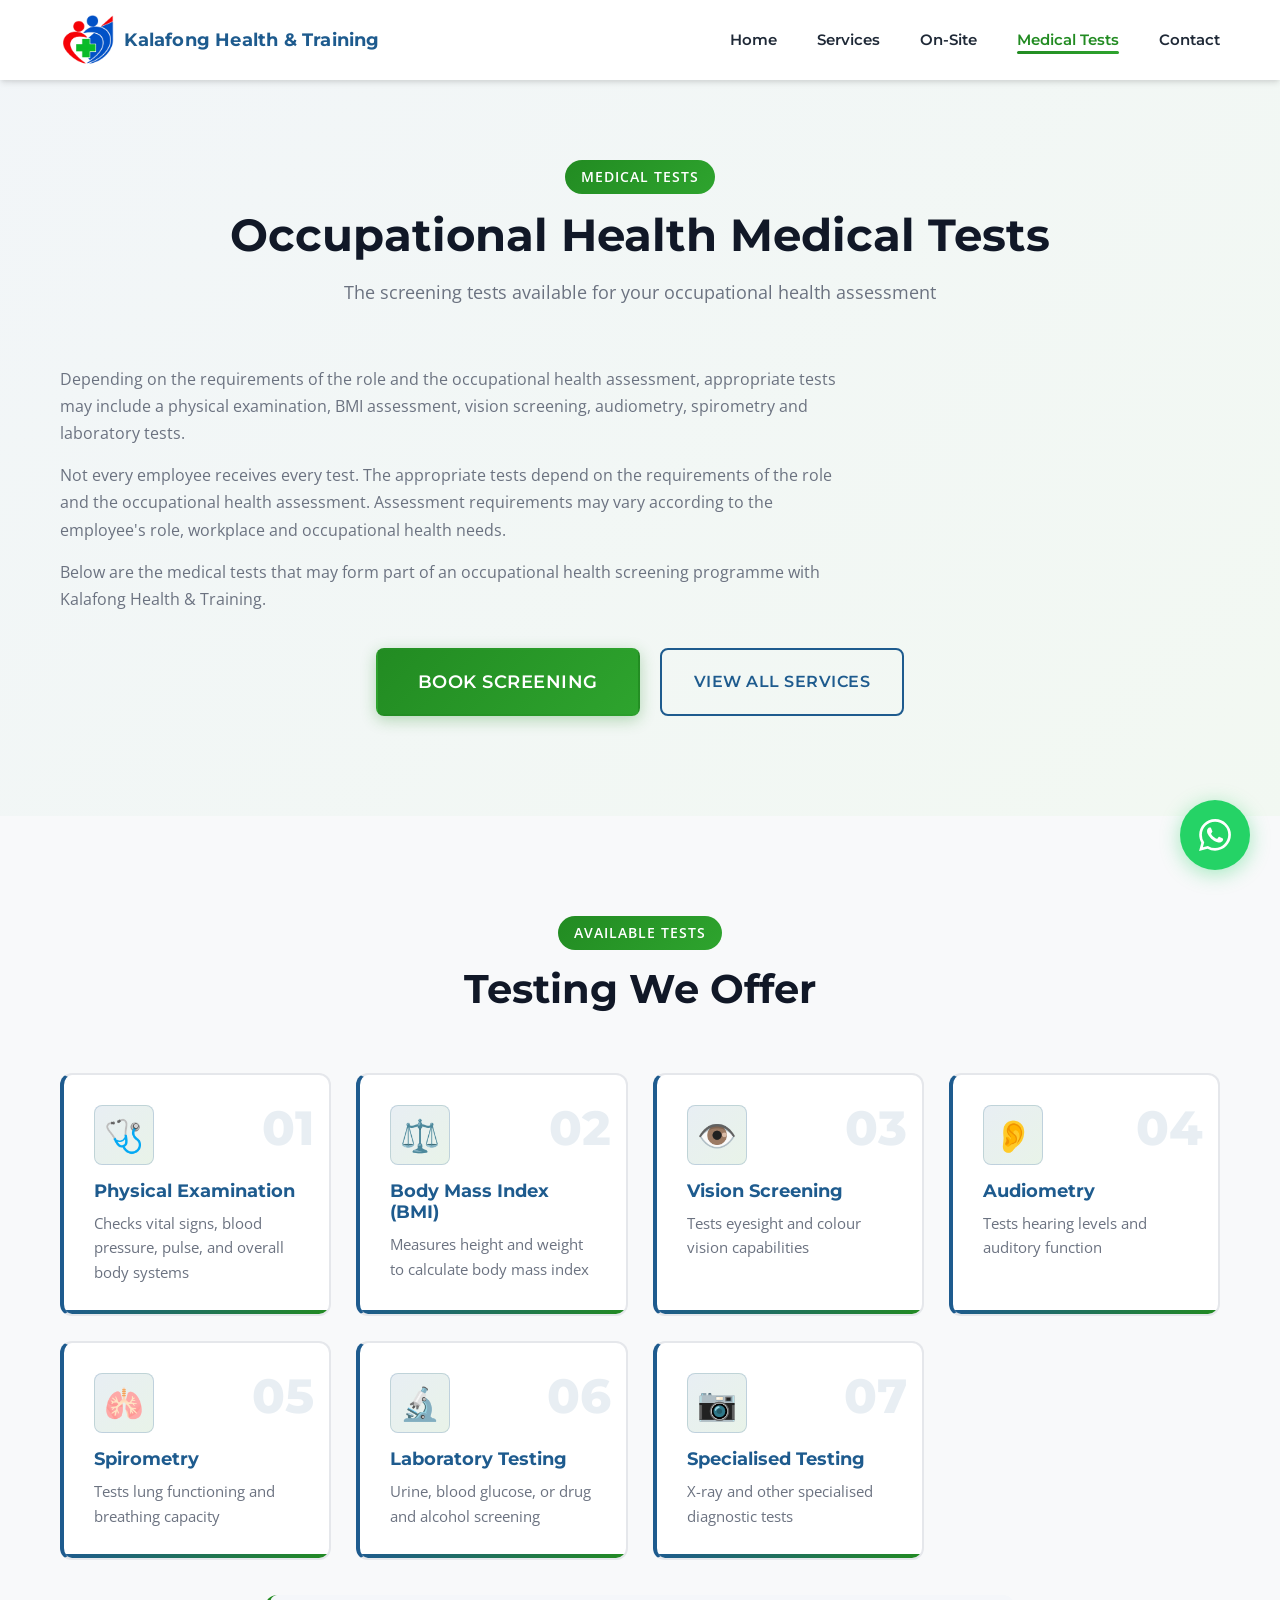
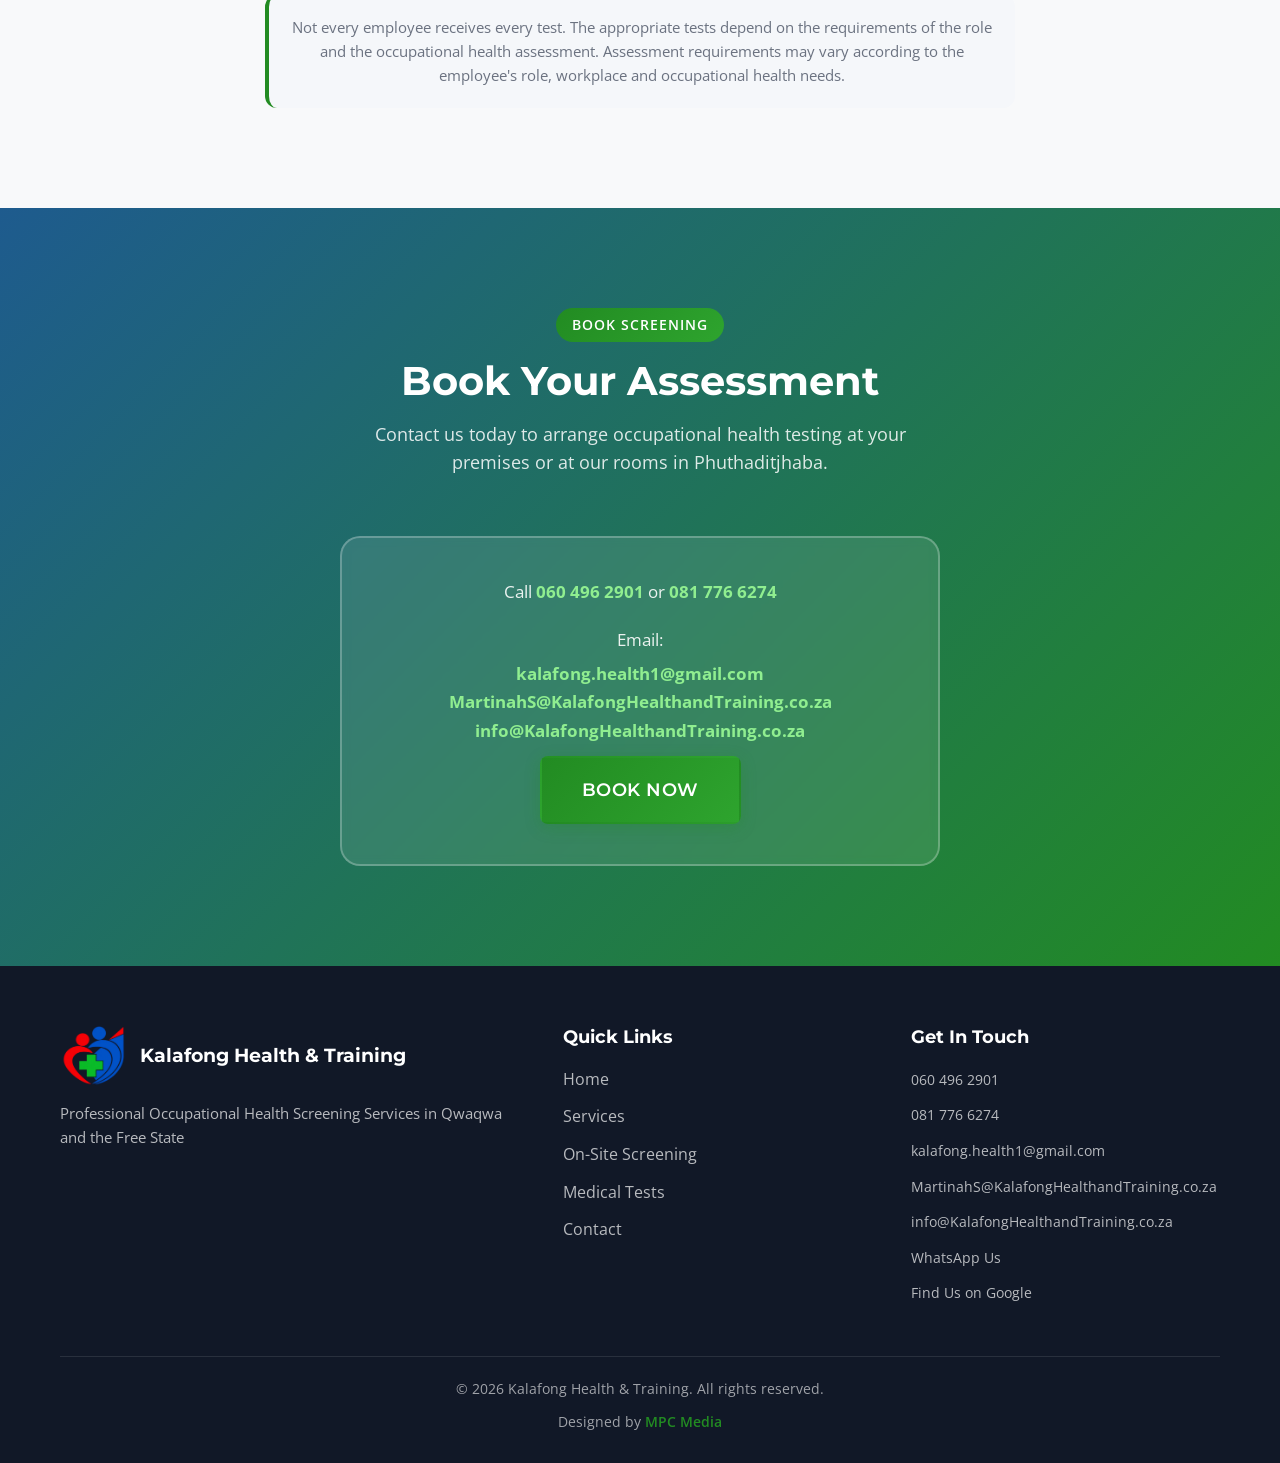
<file: medical-tests.html>
<!DOCTYPE html>
<html lang="en">
<head>
    <meta charset="UTF-8">
    <meta name="viewport" content="width=device-width, initial-scale=1.0">
    <meta name="color-scheme" content="light">
    <meta name="title" content="Occupational Health Medical Tests in Qwaqwa &amp; Free State | Kalafong Health &amp; Training">
    <meta name="description" content="Occupational health medical tests including physical examinations, audiometry, spirometry, vision screening, BMI, laboratory and specialised testing in Phuthaditjhaba, Qwaqwa and the Free State.">
    <meta name="robots" content="index, follow">
    <meta name="author" content="Kalafong Health & Training">
    <meta name="geo.region" content="ZA-FS">
    <meta name="geo.placename" content="Phuthaditjhaba, Qwaqwa">
    <meta name="theme-color" content="#228B22">
    <meta name="google-site-verification" content="3Vqj2quhrqroZYbuWD3YArkjfVL2rGPWimBbfKAuwPE">

    <title>Occupational Health Medical Tests in Qwaqwa &amp; Free State | Kalafong Health &amp; Training</title>

    <link rel="canonical" href="https://www.kalafonghealthandtraining.co.za/medical-tests.html">

    <link rel="icon" href="favicon.ico" sizes="32x32">
    <link rel="icon" type="image/png" sizes="32x32" href="favicon-32x32.png">
    <link rel="icon" type="image/png" sizes="192x192" href="favicon-192x192.png">
    <link rel="apple-touch-icon" href="apple-touch-icon.png">

    <meta property="og:type" content="website">
    <meta property="og:site_name" content="Kalafong Health & Training">
    <meta property="og:title" content="Occupational Health Medical Tests in Qwaqwa &amp; Free State | Kalafong Health &amp; Training">
    <meta property="og:description" content="Occupational health medical tests including physical examinations, audiometry, spirometry, vision screening, BMI, laboratory and specialised testing in Phuthaditjhaba, Qwaqwa and the Free State.">
    <meta property="og:url" content="https://www.kalafonghealthandtraining.co.za/medical-tests.html">
    <meta property="og:image" content="https://www.kalafonghealthandtraining.co.za/kalafong-health-training-logo.png">
    <meta property="og:image:alt" content="Kalafong Health & Training">
    <meta property="og:locale" content="en_ZA">

    <meta name="twitter:card" content="summary">
    <meta name="twitter:title" content="Occupational Health Medical Tests in Qwaqwa &amp; Free State | Kalafong Health &amp; Training">
    <meta name="twitter:description" content="Occupational health medical tests including physical examinations, audiometry, spirometry, vision screening, BMI, laboratory and specialised testing in Phuthaditjhaba, Qwaqwa and the Free State.">
    <meta name="twitter:image" content="https://www.kalafonghealthandtraining.co.za/kalafong-health-training-logo.png">

    <script type="application/ld+json">
    {
        "@context": "https://schema.org",
        "@type": "Service",
        "serviceType": "Medical Testing",
        "provider": {
            "@type": "MedicalBusiness",
            "name": "Kalafong Health & Training",
            "url": "https://www.kalafonghealthandtraining.co.za/",
            "telephone": "+27604962901",
            "email": "kalafong.health1@gmail.com",
            "address": {
                "@type": "PostalAddress",
                "streetAddress": "721C Mahanke Street, Beirut",
                "addressLocality": "Phuthaditjhaba",
                "addressRegion": "Qwaqwa, Free State",
                "postalCode": "9868",
                "addressCountry": "ZA"
            }
        },
        "areaServed": ["Qwaqwa", "Phuthaditjhaba", "Free State", "South Africa"],
        "description": "Occupational health medical tests including physical examinations, BMI assessment, vision screening, audiometry, spirometry, laboratory tests and specialised testing in Phuthaditjhaba, Qwaqwa and the Free State."
    }
    </script>

    <link rel="stylesheet" href="styles.css">
    <link rel="preconnect" href="https://fonts.googleapis.com">
    <link rel="preconnect" href="https://fonts.gstatic.com" crossorigin>
    <link href="https://fonts.googleapis.com/css2?family=Montserrat:wght@400;500;600;700;800&family=Open+Sans:wght@400;500;600&display=swap" rel="stylesheet">
</head>
<body>
    <a href="#main-content" class="skip-link">Skip to main content</a>
    <nav class="navbar" id="navbar">
        <div class="nav-container">
            <a href="index.html" class="nav-logo">
                <img src="kalafong-health-training-logo.webp" alt="Kalafong Health & Training" class="logo-img" width="130" height="120" fetchpriority="high">
                <span class="logo-text">Kalafong Health &amp; Training</span>
            </a>
            <button class="nav-toggle" id="nav-toggle" aria-label="Toggle navigation menu" aria-expanded="false" aria-controls="nav-menu">
                <span class="hamburger"></span>
            </button>
            <ul class="nav-menu" id="nav-menu">
                <li><a href="index.html" class="nav-link">Home</a></li>
                <li><a href="services.html" class="nav-link">Services</a></li>
                <li><a href="on-site-screening.html" class="nav-link">On-Site</a></li>
                <li><a href="medical-tests.html" class="nav-link">Medical Tests</a></li>
                <li><a href="contact.html" class="nav-link">Contact</a></li>
            </ul>
        </div>
    </nav>

    <main id="main-content">

    <section id="medical-tests" class="service-detail page-hero" aria-label="Occupational Health Medical Tests">
        <div class="container">
            <div class="section-header">
                <span class="section-tag">Medical Tests</span>
                <h1 class="section-title">Occupational Health Medical Tests</h1>
                <p class="section-subtitle">The screening tests available for your occupational health assessment</p>
            </div>
            <div class="service-detail-body">
                <p>
                    Depending on the requirements of the role and the occupational health assessment, appropriate tests may include a physical examination, BMI assessment, vision screening, audiometry, spirometry and laboratory tests.
                </p>
                <p>
                    Not every employee receives every test. The appropriate tests depend on the requirements of the role and the occupational health assessment. Assessment requirements may vary according to the employee's role, workplace and occupational health needs.
                </p>
                <p>
                    Below are the medical tests that may form part of an occupational health screening programme with Kalafong Health &amp; Training.
                </p>
            </div>
            <div class="cta-card" style="text-align:center; margin-top:35px;">
                <a href="contact.html" class="btn btn-primary btn-large">Book Screening</a>
                <a href="services.html" class="btn btn-secondary" style="margin-left:10px;">View All Services</a>
            </div>
        </div>
    </section>

    <section class="service-detail" aria-label="Medical tests we offer" style="background: var(--off-white);">
        <div class="container">
            <div class="section-header">
                <span class="section-tag">Available Tests</span>
                <h2 class="section-title">Testing We Offer</h2>
            </div>
            <div class="tests-grid" style="grid-template-columns: repeat(auto-fit, minmax(250px, 1fr));">
                <!-- Test 1 -->
                <div class="test-card">
                    <div class="test-number">01</div>
                    <div class="test-icon">&#x1FA7A;</div>
                    <h3 class="test-title">Physical Examination</h3>
                    <p class="test-description">Checks vital signs, blood pressure, pulse, and overall body systems</p>
                </div>

                <!-- Test 2 -->
                <div class="test-card">
                    <div class="test-number">02</div>
                    <div class="test-icon">&#x2696;&#xFE0F;</div>
                    <h3 class="test-title">Body Mass Index (BMI)</h3>
                    <p class="test-description">Measures height and weight to calculate body mass index</p>
                </div>

                <!-- Test 3 -->
                <div class="test-card">
                    <div class="test-number">03</div>
                    <div class="test-icon">&#x1F441;&#xFE0F;</div>
                    <h3 class="test-title">Vision Screening</h3>
                    <p class="test-description">Tests eyesight and colour vision capabilities</p>
                </div>

                <!-- Test 4 -->
                <div class="test-card">
                    <div class="test-number">04</div>
                    <div class="test-icon">&#x1F442;</div>
                    <h3 class="test-title">Audiometry</h3>
                    <p class="test-description">Tests hearing levels and auditory function</p>
                </div>

                <!-- Test 5 -->
                <div class="test-card">
                    <div class="test-number">05</div>
                    <div class="test-icon">&#x1FAC1;</div>
                    <h3 class="test-title">Spirometry</h3>
                    <p class="test-description">Tests lung functioning and breathing capacity</p>
                </div>

                <!-- Test 6 -->
                <div class="test-card">
                    <div class="test-number">06</div>
                    <div class="test-icon">&#x1F52C;</div>
                    <h3 class="test-title">Laboratory Testing</h3>
                    <p class="test-description">Urine, blood glucose, or drug and alcohol screening</p>
                </div>

                <!-- Test 7 -->
                <div class="test-card">
                    <div class="test-number">07</div>
                    <div class="test-icon">&#x1F4F7;</div>
                    <h3 class="test-title">Specialised Testing</h3>
                    <p class="test-description">X-ray and other specialised diagnostic tests</p>
                </div>
            </div>
            <p class="tests-note">
                Not every employee receives every test. The appropriate tests depend on the requirements of the role and the occupational health assessment. Assessment requirements may vary according to the employee's role, workplace and occupational health needs.
            </p>
        </div>
    </section>

    <section class="service-detail" aria-label="Book your assessment" style="background: var(--gradient-primary); color: var(--white);">
        <div class="container" style="text-align:center;">
            <div class="section-header">
                <span class="section-tag">Book Screening</span>
                <h2 class="section-title" style="color: var(--white);">Book Your Assessment</h2>
                <p class="section-subtitle" style="color: rgba(255,255,255,0.85);">Contact us today to arrange occupational health testing at your premises or at our rooms in Phuthaditjhaba.</p>
            </div>
            <div class="on-site-text" style="max-width:600px; margin:0 auto;">
                <p>Call <a href="tel:+27604962901" style="color:#90EE90; font-weight:700;">060 496 2901</a> or <a href="tel:+27817766274" style="color:#90EE90; font-weight:700;">081 776 6274</a></p>
                <p style="margin-bottom: 5px;">Email:</p>
                <p style="margin-bottom: 0;"><a href="mailto:kalafong.health1@gmail.com" style="color:#90EE90; font-weight:700;">kalafong.health1@<wbr>gmail.com</a></p>
                <p style="margin-bottom: 0;"><a href="mailto:MartinahS@KalafongHealthandTraining.co.za" style="color:#90EE90; font-weight:700;">MartinahS@<wbr>KalafongHealthandTraining<wbr>.co.za</a></p>
                <p style="margin-bottom: 0;"><a href="mailto:info@KalafongHealthandTraining.co.za" style="color:#90EE90; font-weight:700;">info@<wbr>KalafongHealthandTraining<wbr>.co.za</a></p>
                <a href="contact.html" class="btn btn-primary btn-large">Book Now</a>
            </div>
        </div>
    </section>

    </main>

    <footer class="footer">
        <div class="container">
            <div class="footer-content">
                <div class="footer-brand">
                    <div class="footer-brand-top">
                        <img src="kalafong-health-training-logo.webp" alt="Kalafong Health & Training" class="footer-logo" width="130" height="120" loading="lazy">
                        <span class="footer-brand-name">Kalafong Health &amp; Training</span>
                    </div>
                    <p class="footer-tagline">Professional Occupational Health Screening Services in Qwaqwa and the Free State</p>
                </div>
                <div class="footer-links">
                    <h4>Quick Links</h4>
                    <ul>
                        <li><a href="index.html">Home</a></li>
                        <li><a href="services.html">Services</a></li>
                        <li><a href="on-site-screening.html">On-Site Screening</a></li>
                        <li><a href="medical-tests.html">Medical Tests</a></li>
                        <li><a href="contact.html">Contact</a></li>
                    </ul>
                </div>
                <div class="footer-social">
                    <h4>Get In Touch</h4>
                    <div class="footer-contact-links">
                        <p><a href="tel:+27604962901">060 496 2901</a></p>
                        <p><a href="tel:+27817766274">081 776 6274</a></p>
                        <p><a href="mailto:kalafong.health1@gmail.com">kalafong.health1@<wbr>gmail.com</a></p>
                        <p><a href="mailto:MartinahS@KalafongHealthandTraining.co.za">MartinahS@<wbr>KalafongHealthandTraining<wbr>.co.za</a></p>
                        <p><a href="mailto:info@KalafongHealthandTraining.co.za">info@<wbr>KalafongHealthandTraining<wbr>.co.za</a></p>
                        <p><a href="https://wa.me/27604962901" target="_blank" rel="noopener noreferrer">WhatsApp Us</a></p>
                        <p><a href="https://share.google/9CZQmy174Jgth57Wq" target="_blank" rel="noopener noreferrer">Find Us on Google</a></p>
                    </div>
                </div>
            </div>
            <div class="footer-bottom">
                <p>&copy; 2026 Kalafong Health &amp; Training. All rights reserved.</p>
                <p class="designed-by">Designed by <a href="https://www.mpcconsulting.co.za" target="_blank" rel="noopener noreferrer">MPC Media</a></p>
            </div>
        </div>
    </footer>

    <a href="https://wa.me/27604962901?text=Hello%20Sister%20Martinah%2C%20I%20would%20like%20to%20inquire%20about%20occupational%20health%20screening."
       class="whatsapp-float"
       target="_blank"
       rel="noopener noreferrer"
       aria-label="Chat on WhatsApp">
        <svg viewBox="0 0 24 24" width="32" height="32">
            <path fill="#FFFFFF" d="M17.472 14.382c-.297-.149-1.758-.867-2.03-.967-.273-.099-.471-.148-.67.15-.197.297-.767.966-.94 1.164-.173.199-.347.223-.644.075-.297-.15-1.255-.463-2.39-1.475-.883-.788-1.48-1.761-1.653-2.059-.173-.297-.018-.458.13-.606.134-.133.298-.347.446-.52.149-.174.198-.298.298-.497.099-.198.05-.371-.025-.52-.075-.149-.669-1.612-.916-2.207-.242-.579-.487-.5-.669-.51-.173-.008-.371-.01-.57-.01-.198 0-.52.074-.792.372-.272.297-1.04 1.016-1.04 2.479 0 1.462 1.065 2.875 1.213 3.074.149.198 2.096 3.2 5.077 4.487.709.306 1.262.489 1.694.625.712.227 1.36.195 1.871.118.571-.085 1.758-.719 2.006-1.413.248-.694.248-1.289.173-1.413-.074-.124-.272-.198-.57-.347m-5.421 7.403h-.004a9.87 9.87 0 01-5.031-1.378l-.361-.214-3.741.982.998-3.648-.235-.374a9.86 9.86 0 01-1.51-5.26c.001-5.45 4.436-9.884 9.888-9.884 2.64 0 5.122 1.03 6.988 2.898a9.825 9.825 0 012.893 6.994c-.003 5.45-4.437 9.884-9.885 9.884m8.413-18.297A11.815 11.815 0 0012.05 0C5.495 0 .16 5.335.157 11.892c0 2.096.547 4.142 1.588 5.945L.057 24l6.305-1.654a11.882 11.882 0 005.683 1.448h.005c6.554 0 11.89-5.335 11.893-11.893a11.821 11.821 0 00-3.48-8.413z"/>
        </svg>
        <span class="whatsapp-tooltip">Chat with Sister Martinah</span>
    </a>

    <button class="scroll-top" id="scroll-top" aria-label="Scroll to top">
        <svg viewBox="0 0 24 24" width="24" height="24">
            <path fill="currentColor" d="M7.41 15.41L12 10.83l4.59 4.58L18 14l-6-6-6 6z"/>
        </svg>
    </button>

    <script src="script.js"></script>
</body>
</html>
</file>
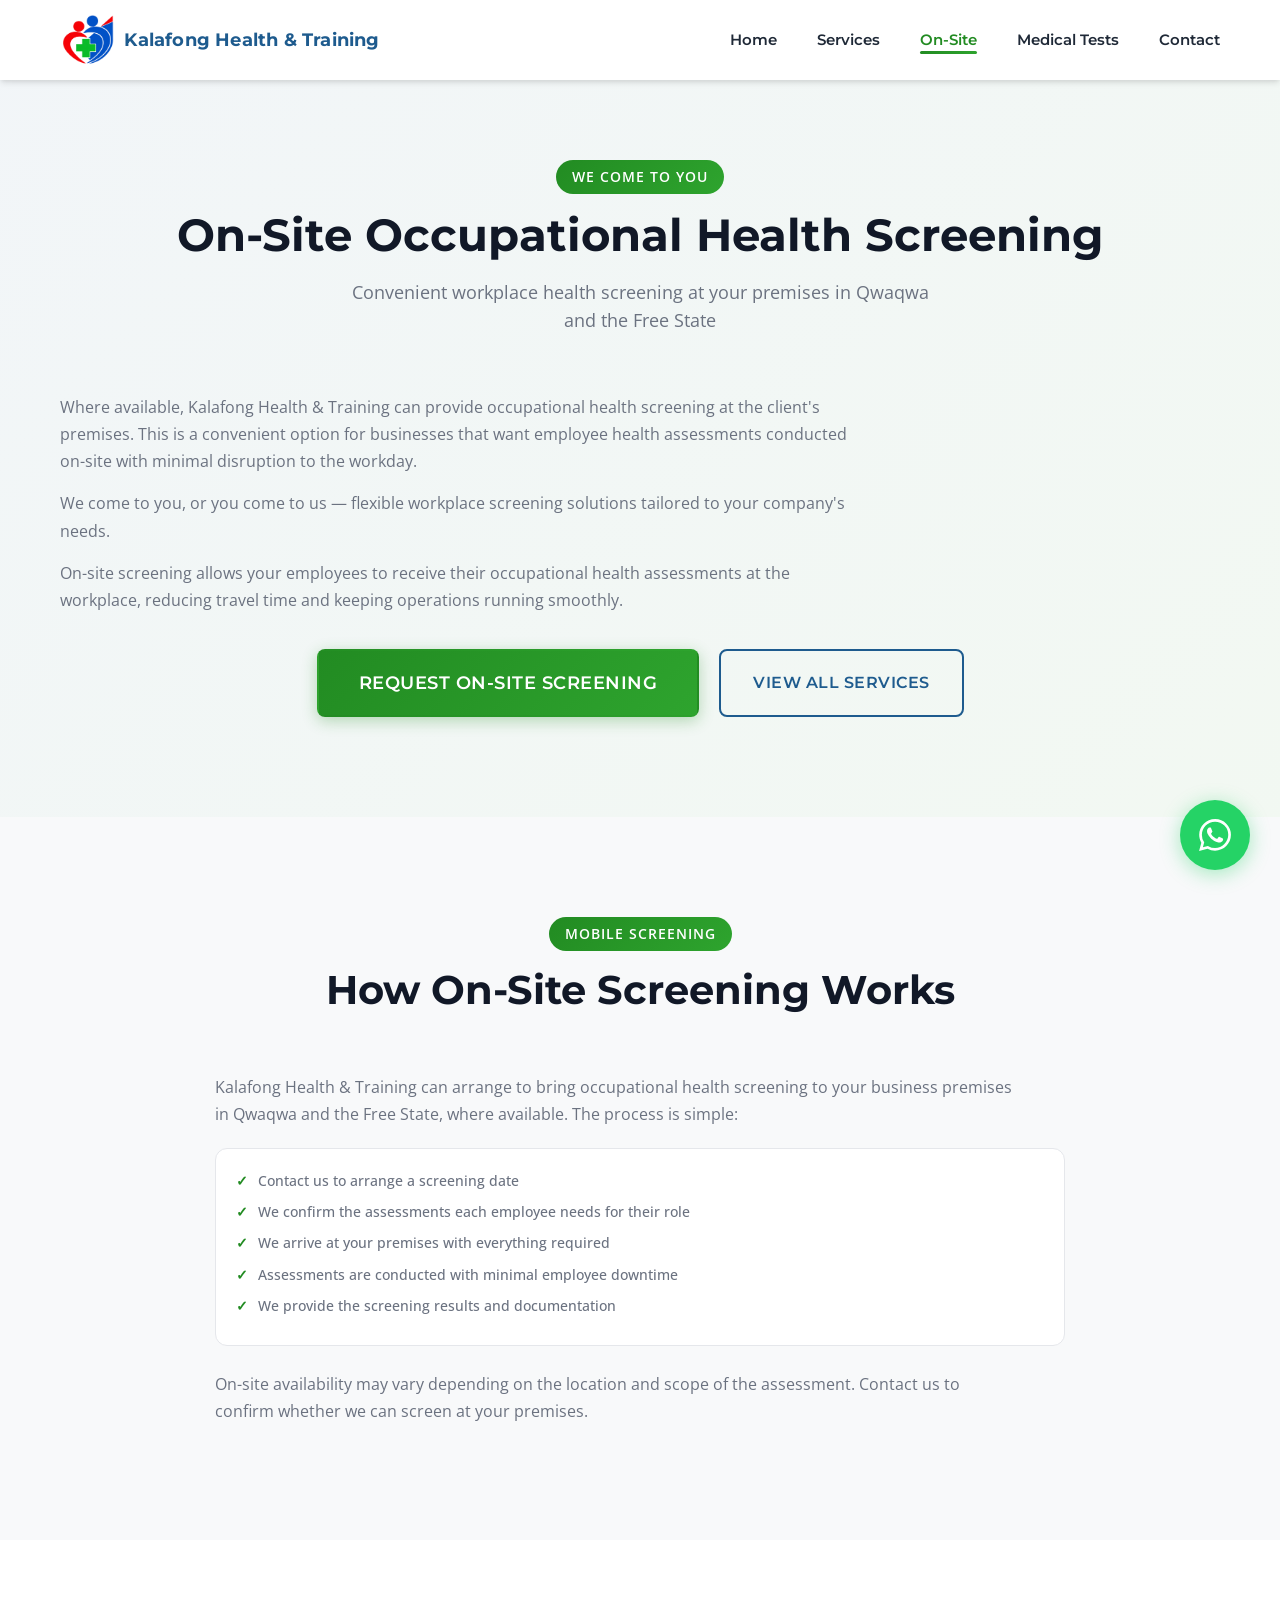
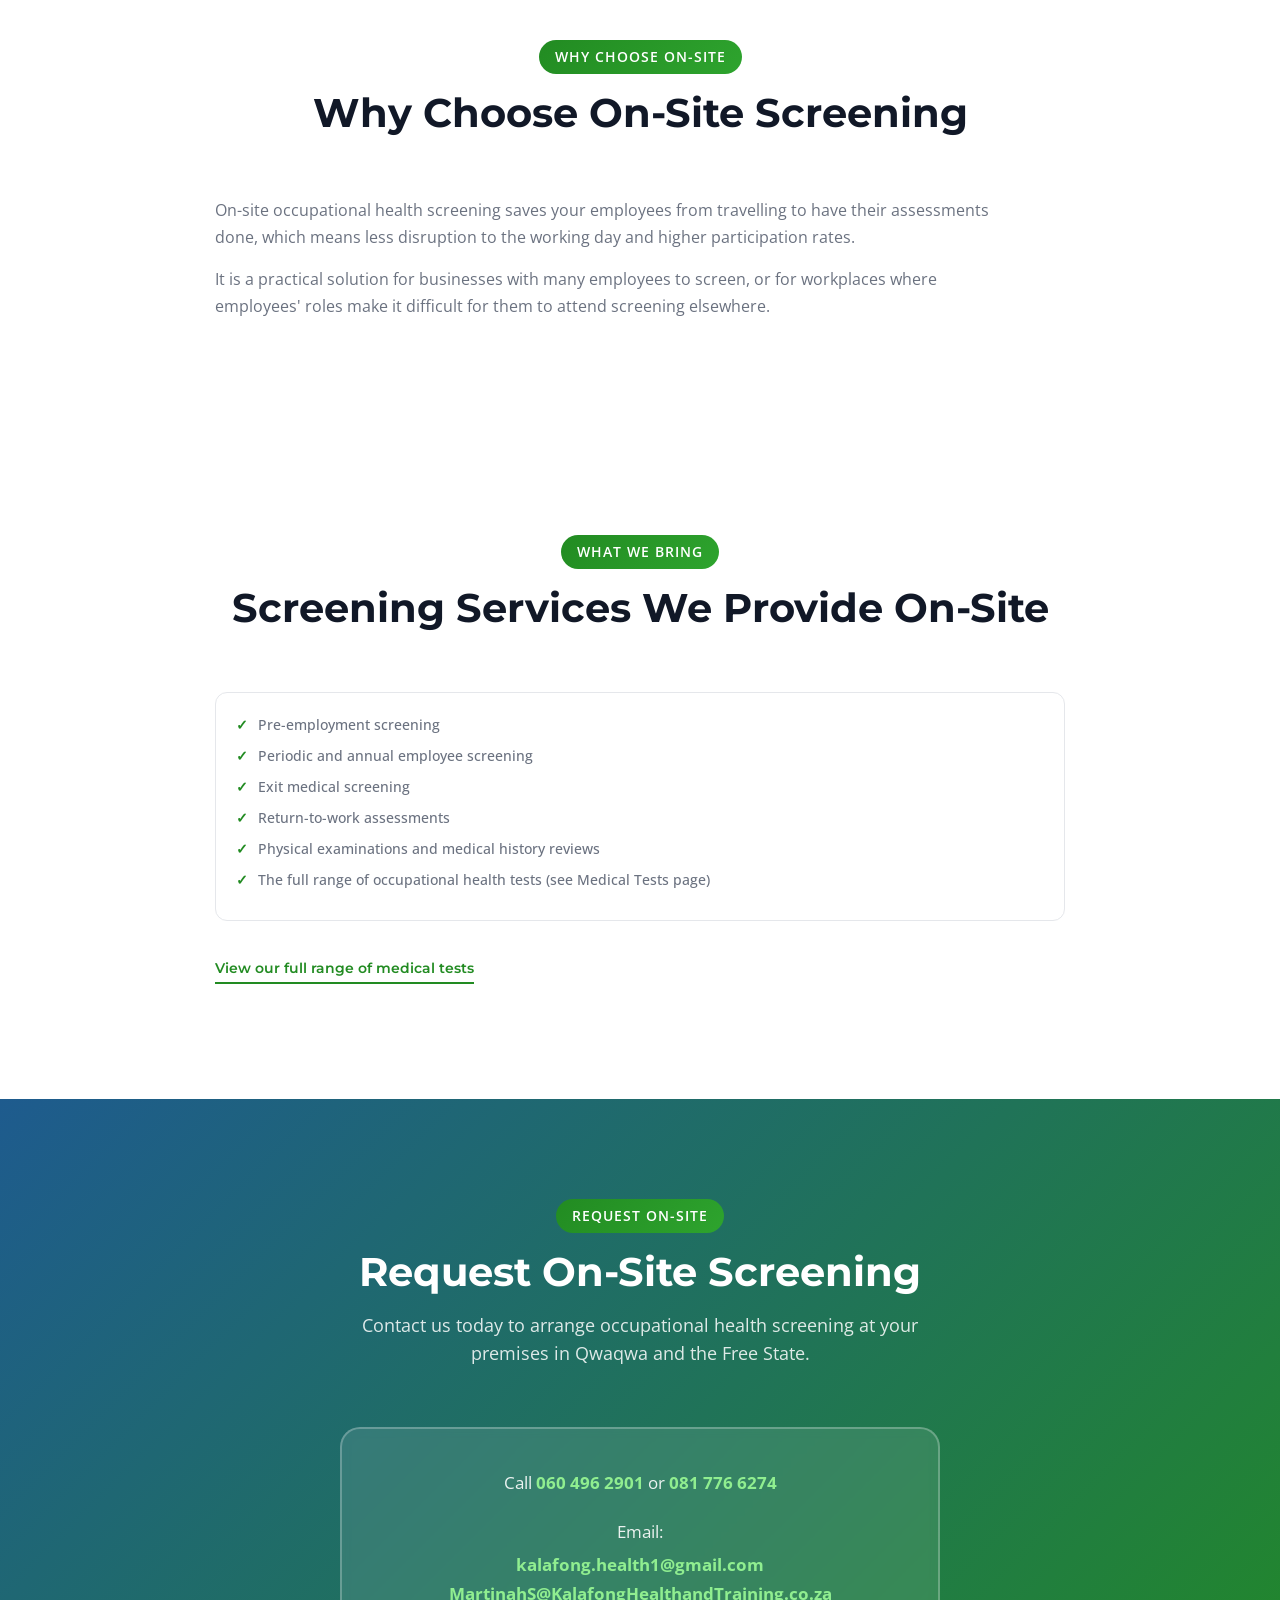
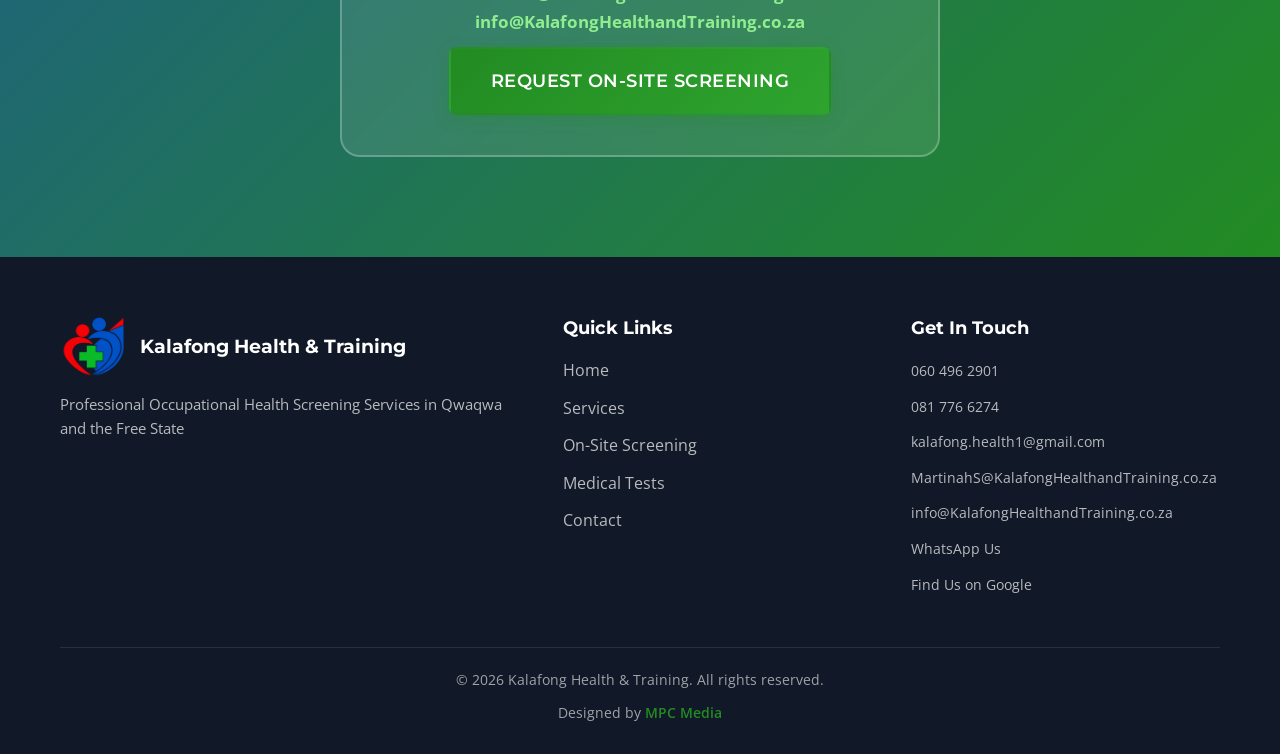
<file: on-site-screening.html>
<!DOCTYPE html>
<html lang="en">
<head>
    <meta charset="UTF-8">
    <meta name="viewport" content="width=device-width, initial-scale=1.0">
    <meta name="color-scheme" content="light">
    <meta name="title" content="On-Site Occupational Health Screening in Qwaqwa &amp; Free State | Kalafong Health &amp; Training">
    <meta name="description" content="On-site occupational health screening at your workplace premises in Qwaqwa and the Free State. Mobile employee screening with minimal downtime. Request a quote today.">
    <meta name="robots" content="index, follow">
    <meta name="author" content="Kalafong Health & Training">
    <meta name="geo.region" content="ZA-FS">
    <meta name="geo.placename" content="Phuthaditjhaba, Qwaqwa">
    <meta name="theme-color" content="#228B22">
    <meta name="google-site-verification" content="3Vqj2quhrqroZYbuWD3YArkjfVL2rGPWimBbfKAuwPE">

    <title>On-Site Occupational Health Screening in Qwaqwa &amp; Free State | Kalafong Health &amp; Training</title>

    <link rel="canonical" href="https://www.kalafonghealthandtraining.co.za/on-site-screening.html">

    <link rel="icon" href="favicon.ico" sizes="32x32">
    <link rel="icon" type="image/png" sizes="32x32" href="favicon-32x32.png">
    <link rel="icon" type="image/png" sizes="192x192" href="favicon-192x192.png">
    <link rel="apple-touch-icon" href="apple-touch-icon.png">

    <meta property="og:type" content="website">
    <meta property="og:site_name" content="Kalafong Health & Training">
    <meta property="og:title" content="On-Site Occupational Health Screening in Qwaqwa &amp; Free State | Kalafong Health &amp; Training">
    <meta property="og:description" content="On-site occupational health screening at your workplace premises in Qwaqwa and the Free State. Mobile employee screening with minimal downtime. Request a quote today.">
    <meta property="og:url" content="https://www.kalafonghealthandtraining.co.za/on-site-screening.html">
    <meta property="og:image" content="https://www.kalafonghealthandtraining.co.za/kalafong-health-training-logo.png">
    <meta property="og:image:alt" content="Kalafong Health & Training">
    <meta property="og:locale" content="en_ZA">

    <meta name="twitter:card" content="summary">
    <meta name="twitter:title" content="On-Site Occupational Health Screening in Qwaqwa &amp; Free State | Kalafong Health &amp; Training">
    <meta name="twitter:description" content="On-site occupational health screening at your workplace premises in Qwaqwa and the Free State. Mobile employee screening with minimal downtime.">
    <meta name="twitter:image" content="https://www.kalafonghealthandtraining.co.za/kalafong-health-training-logo.png">

    <script type="application/ld+json">
    {
        "@context": "https://schema.org",
        "@type": "Service",
        "serviceType": "On-Site Workplace Screening",
        "provider": {
            "@type": "MedicalBusiness",
            "name": "Kalafong Health & Training",
            "url": "https://www.kalafonghealthandtraining.co.za/",
            "telephone": "+27604962901",
            "email": "kalafong.health1@gmail.com",
            "address": {
                "@type": "PostalAddress",
                "streetAddress": "721C Mahanke Street, Beirut",
                "addressLocality": "Phuthaditjhaba",
                "addressRegion": "Qwaqwa, Free State",
                "postalCode": "9868",
                "addressCountry": "ZA"
            }
        },
        "areaServed": ["Qwaqwa", "Phuthaditjhaba", "Free State", "South Africa"],
        "description": "In a world where a single unexpected event can alter the course of your entire day, Kalafong Health & Training brings occupational health screening to your business premises in Qwaqwa and the Free State, where available, with minimal disruption to the workday."
    }
    </script>

    <link rel="stylesheet" href="styles.css">
    <link rel="preconnect" href="https://fonts.googleapis.com">
    <link rel="preconnect" href="https://fonts.gstatic.com" crossorigin>
    <link href="https://fonts.googleapis.com/css2?family=Montserrat:wght@400;500;600;700;800&family=Open+Sans:wght@400;500;600&display=swap" rel="stylesheet">
</head>
<body>
    <a href="#main-content" class="skip-link">Skip to main content</a>
    <nav class="navbar" id="navbar">
        <div class="nav-container">
            <a href="index.html" class="nav-logo">
                <img src="kalafong-health-training-logo.webp" alt="Kalafong Health & Training" class="logo-img" width="130" height="120" fetchpriority="high">
                <span class="logo-text">Kalafong Health &amp; Training</span>
            </a>
            <button class="nav-toggle" id="nav-toggle" aria-label="Toggle navigation menu" aria-expanded="false" aria-controls="nav-menu">
                <span class="hamburger"></span>
            </button>
            <ul class="nav-menu" id="nav-menu">
                <li><a href="index.html" class="nav-link">Home</a></li>
                <li><a href="services.html" class="nav-link">Services</a></li>
                <li><a href="on-site-screening.html" class="nav-link">On-Site</a></li>
                <li><a href="medical-tests.html" class="nav-link">Medical Tests</a></li>
                <li><a href="contact.html" class="nav-link">Contact</a></li>
            </ul>
        </div>
    </nav>

    <main id="main-content">

    <section id="on-site-screening" class="service-detail page-hero" aria-label="On-Site Occupational Health Screening">
        <div class="container">
            <div class="section-header">
                <span class="section-tag">We Come to You</span>
                <h1 class="section-title">On-Site Occupational Health Screening</h1>
                <p class="section-subtitle">Convenient workplace health screening at your premises in Qwaqwa and the Free State</p>
            </div>
            <div class="service-detail-body">
                <p>
                    Where available, Kalafong Health &amp; Training can provide occupational health screening at the client's premises. This is a convenient option for businesses that want employee health assessments conducted on-site with minimal disruption to the workday.
                </p>
                <p>
                    We come to you, or you come to us &#x2014; flexible workplace screening solutions tailored to your company's needs.
                </p>
                <p>
                    On-site screening allows your employees to receive their occupational health assessments at the workplace, reducing travel time and keeping operations running smoothly.
                </p>
            </div>
            <div class="cta-card" style="text-align:center; margin-top:35px;">
                <a href="contact.html" class="btn btn-primary btn-large">Request On-Site Screening</a>
                <a href="services.html" class="btn btn-secondary" style="margin-left:10px;">View All Services</a>
            </div>
        </div>
    </section>

    <section class="service-detail" aria-label="How on-site screening works" style="background: var(--off-white);">
        <div class="container">
            <div class="section-header">
                <span class="section-tag">Mobile Screening</span>
                <h2 class="section-title">How On-Site Screening Works</h2>
            </div>
            <div class="service-detail-body" style="max-width:850px; margin:0 auto;">
                <p>
                    Kalafong Health &amp; Training can arrange to bring occupational health screening to your business premises in Qwaqwa and the Free State, where available. The process is simple:
                </p>
                <ul class="service-features" style="margin-top:20px; padding:20px; background: var(--white); border-radius: var(--radius-md); border: 1px solid var(--medium-gray);">
                    <li>Contact us to arrange a screening date</li>
                    <li>We confirm the assessments each employee needs for their role</li>
                    <li>We arrive at your premises with everything required</li>
                    <li>Assessments are conducted with minimal employee downtime</li>
                    <li>We provide the screening results and documentation</li>
                </ul>
                <p style="margin-top:25px;">
                    On-site availability may vary depending on the location and scope of the assessment. Contact us to confirm whether we can screen at your premises.
                </p>
            </div>
        </div>
    </section>

    <section class="service-detail" aria-label="Why choose on-site screening">
        <div class="container">
            <div class="section-header">
                <span class="section-tag">Why Choose On-Site</span>
                <h2 class="section-title">Why Choose On-Site Screening</h2>
            </div>
            <div class="service-detail-body" style="max-width:850px; margin:0 auto;">
                <p>
                    On-site occupational health screening saves your employees from travelling to have their assessments done, which means less disruption to the working day and higher participation rates.
                </p>
                <p>
                    It is a practical solution for businesses with many employees to screen, or for workplaces where employees' roles make it difficult for them to attend screening elsewhere.
                </p>
            </div>
        </div>
    </section>

    <section class="service-detail" aria-label="Screening services provided on-site" style="background: var(--white);">
        <div class="container">
            <div class="section-header">
                <span class="section-tag">What We Bring</span>
                <h2 class="section-title">Screening Services We Provide On-Site</h2>
            </div>
            <div class="service-detail-body" style="max-width:850px; margin:0 auto;">
                <ul class="service-features" style="margin-top:20px; padding:20px; background: var(--white); border-radius: var(--radius-md); border: 1px solid var(--medium-gray);">
                    <li>Pre-employment screening</li>
                    <li>Periodic and annual employee screening</li>
                    <li>Exit medical screening</li>
                    <li>Return-to-work assessments</li>
                    <li>Physical examinations and medical history reviews</li>
                    <li>The full range of occupational health tests (see Medical Tests page)</li>
                </ul>
                <p style="margin-top:25px;">
                    <a href="medical-tests.html" class="service-link-inline">View our full range of medical tests</a>
                </p>
            </div>
        </div>
    </section>

    <section class="service-detail" aria-label="Request on-site screening" style="background: var(--gradient-primary); color: var(--white);">
        <div class="container" style="text-align:center;">
            <div class="section-header">
                <span class="section-tag">Request On-Site</span>
                <h2 class="section-title" style="color: var(--white);">Request On-Site Screening</h2>
                <p class="section-subtitle" style="color: rgba(255,255,255,0.85);">Contact us today to arrange occupational health screening at your premises in Qwaqwa and the Free State.</p>
            </div>
            <div class="on-site-text" style="max-width:600px; margin:0 auto;">
                <p>Call <a href="tel:+27604962901" style="color:#90EE90; font-weight:700;">060 496 2901</a> or <a href="tel:+27817766274" style="color:#90EE90; font-weight:700;">081 776 6274</a></p>
                <p style="margin-bottom: 5px;">Email:</p>
                <p style="margin-bottom: 0;"><a href="mailto:kalafong.health1@gmail.com" style="color:#90EE90; font-weight:700;">kalafong.health1@<wbr>gmail.com</a></p>
                <p style="margin-bottom: 0;"><a href="mailto:MartinahS@KalafongHealthandTraining.co.za" style="color:#90EE90; font-weight:700;">MartinahS@<wbr>KalafongHealthandTraining<wbr>.co.za</a></p>
                <p style="margin-bottom: 0;"><a href="mailto:info@KalafongHealthandTraining.co.za" style="color:#90EE90; font-weight:700;">info@<wbr>KalafongHealthandTraining<wbr>.co.za</a></p>
                <a href="contact.html" class="btn btn-primary btn-large">Request On-Site Screening</a>
            </div>
        </div>
    </section>

    </main>

    <!-- Footer -->
    <footer class="footer">
        <div class="container">
            <div class="footer-content">
                <div class="footer-brand">
                    <div class="footer-brand-top">
                        <img src="kalafong-health-training-logo.webp" alt="Kalafong Health & Training" class="footer-logo" width="130" height="120" loading="lazy">
                        <span class="footer-brand-name">Kalafong Health &amp; Training</span>
                    </div>
                    <p class="footer-tagline">Professional Occupational Health Screening Services in Qwaqwa and the Free State</p>
                </div>
                <div class="footer-links">
                    <h4>Quick Links</h4>
                    <ul>
                        <li><a href="index.html">Home</a></li>
                        <li><a href="services.html">Services</a></li>
                        <li><a href="on-site-screening.html">On-Site Screening</a></li>
                        <li><a href="medical-tests.html">Medical Tests</a></li>
                        <li><a href="contact.html">Contact</a></li>
                    </ul>
                </div>
                <div class="footer-social">
                    <h4>Get In Touch</h4>
                    <div class="footer-contact-links">
                        <p><a href="tel:+27604962901">060 496 2901</a></p>
                        <p><a href="tel:+27817766274">081 776 6274</a></p>
                        <p><a href="mailto:kalafong.health1@gmail.com">kalafong.health1@<wbr>gmail.com</a></p>
                        <p><a href="mailto:MartinahS@KalafongHealthandTraining.co.za">MartinahS@<wbr>KalafongHealthandTraining<wbr>.co.za</a></p>
                        <p><a href="mailto:info@KalafongHealthandTraining.co.za">info@<wbr>KalafongHealthandTraining<wbr>.co.za</a></p>
                        <p><a href="https://wa.me/27604962901" target="_blank" rel="noopener noreferrer">WhatsApp Us</a></p>
                        <p><a href="https://share.google/9CZQmy174Jgth57Wq" target="_blank" rel="noopener noreferrer">Find Us on Google</a></p>
                    </div>
                </div>
            </div>
            <div class="footer-bottom">
                <p>&copy; 2026 Kalafong Health &amp; Training. All rights reserved.</p>
                <p class="designed-by">Designed by <a href="https://www.mpcconsulting.co.za" target="_blank" rel="noopener noreferrer">MPC Media</a></p>
            </div>
        </div>
    </footer>

    <!-- WhatsApp Floating Button -->
    <a href="https://wa.me/27604962901?text=Hello%20Sister%20Martinah%2C%20I%20would%20like%20to%20inquire%20about%20occupational%20health%20screening."
       class="whatsapp-float"
       target="_blank"
       rel="noopener noreferrer"
       aria-label="Chat on WhatsApp">
        <svg viewBox="0 0 24 24" width="32" height="32">
            <path fill="#FFFFFF" d="M17.472 14.382c-.297-.149-1.758-.867-2.03-.967-.273-.099-.471-.148-.67.15-.197.297-.767.966-.94 1.164-.173.199-.347.223-.644.075-.297-.15-1.255-.463-2.39-1.475-.883-.788-1.48-1.761-1.653-2.059-.173-.297-.018-.458.13-.606.134-.133.298-.347.446-.52.149-.174.198-.298.298-.497.099-.198.05-.371-.025-.52-.075-.149-.669-1.612-.916-2.207-.242-.579-.487-.5-.669-.51-.173-.008-.371-.01-.57-.01-.198 0-.52.074-.792.372-.272.297-1.04 1.016-1.04 2.479 0 1.462 1.065 2.875 1.213 3.074.149.198 2.096 3.2 5.077 4.487.709.306 1.262.489 1.694.625.712.227 1.36.195 1.871.118.571-.085 1.758-.719 2.006-1.413.248-.694.248-1.289.173-1.413-.074-.124-.272-.198-.57-.347m-5.421 7.403h-.004a9.87 9.87 0 01-5.031-1.378l-.361-.214-3.741.982.998-3.648-.235-.374a9.86 9.86 0 01-1.51-5.26c.001-5.45 4.436-9.884 9.888-9.884 2.64 0 5.122 1.03 6.988 2.898a9.825 9.825 0 012.893 6.994c-.003 5.45-4.437 9.884-9.885 9.884m8.413-18.297A11.815 11.815 0 0012.05 0C5.495 0 .16 5.335.157 11.892c0 2.096.547 4.142 1.588 5.945L.057 24l6.305-1.654a11.882 11.882 0 005.683 1.448h.005c6.554 0 11.89-5.335 11.893-11.893a11.821 11.821 0 00-3.48-8.413z"/>
        </svg>
        <span class="whatsapp-tooltip">Chat with Sister Martinah</span>
    </a>

    <!-- Scroll to Top Button -->
    <button class="scroll-top" id="scroll-top" aria-label="Scroll to top">
        <svg viewBox="0 0 24 24" width="24" height="24">
            <path fill="currentColor" d="M7.41 15.41L12 10.83l4.59 4.58L18 14l-6-6-6 6z"/>
        </svg>
    </button>

    <script src="script.js"></script>
</body>
</html>
</file>
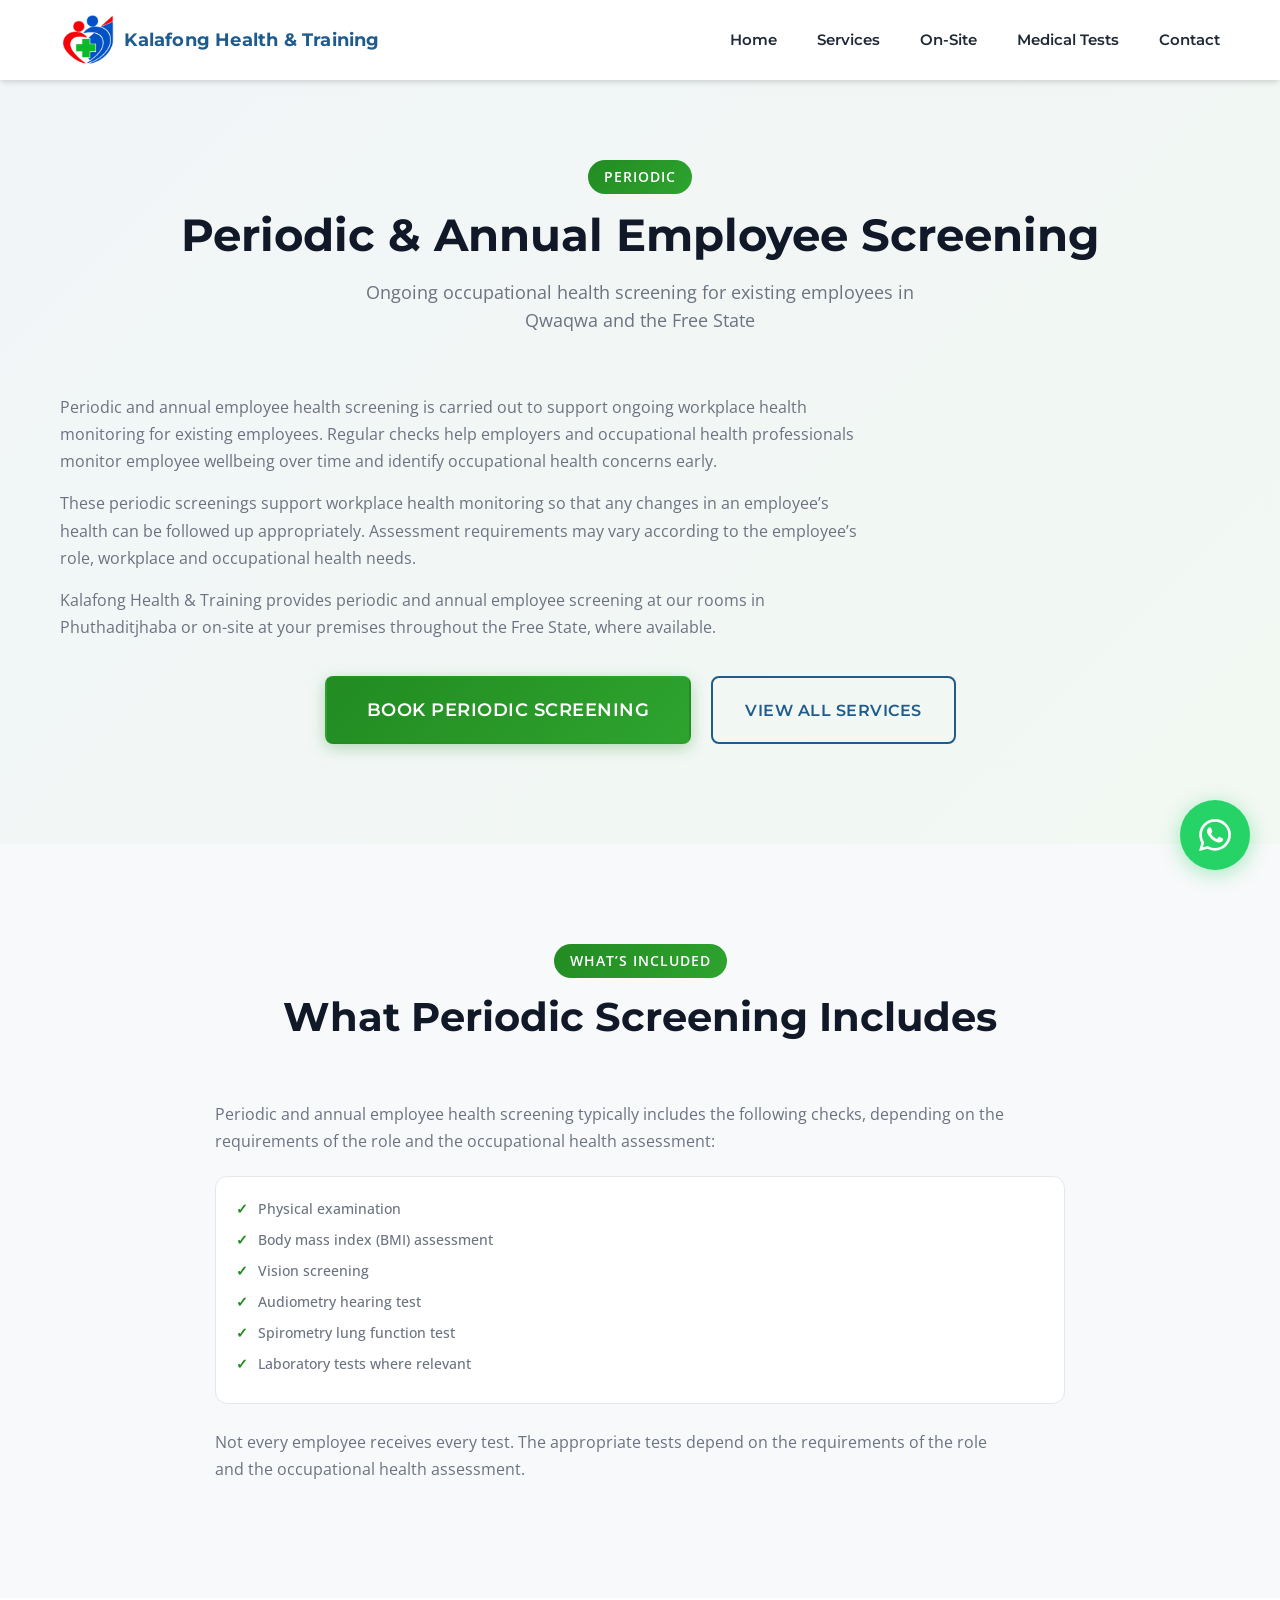
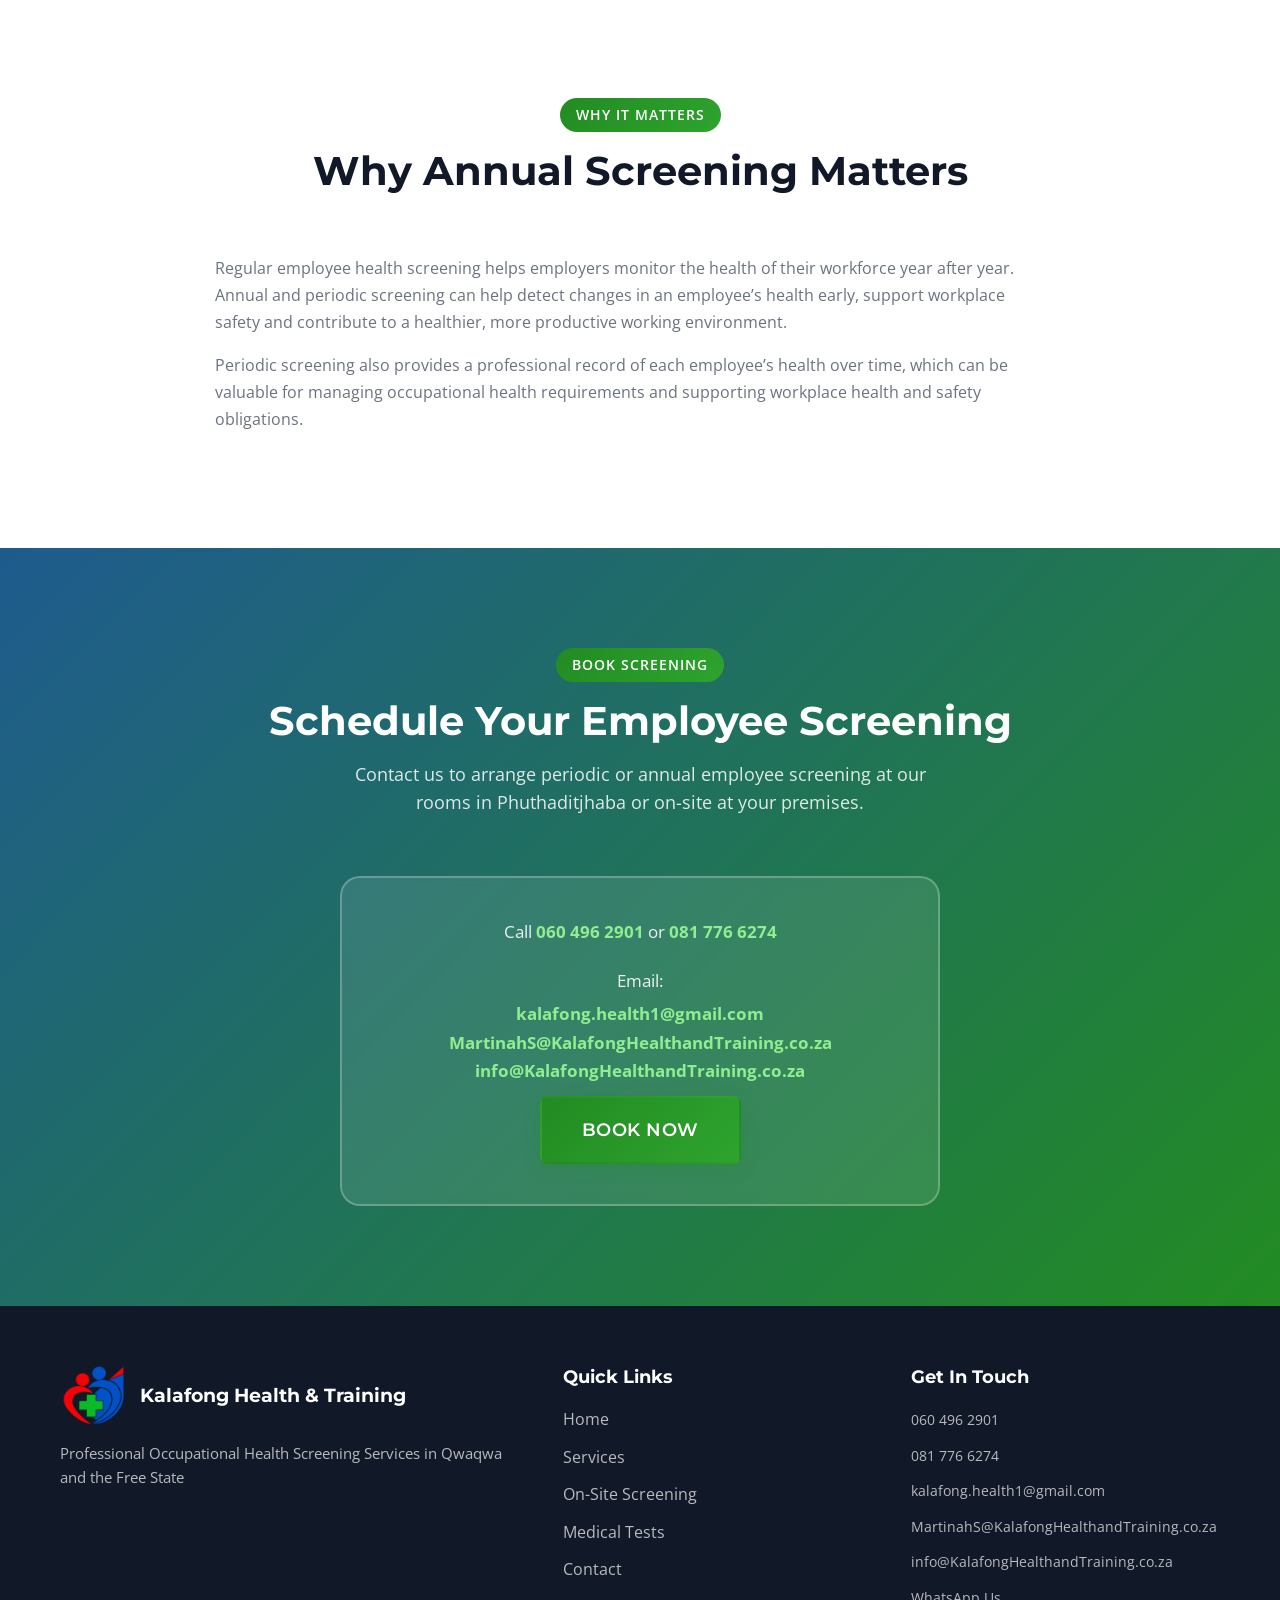
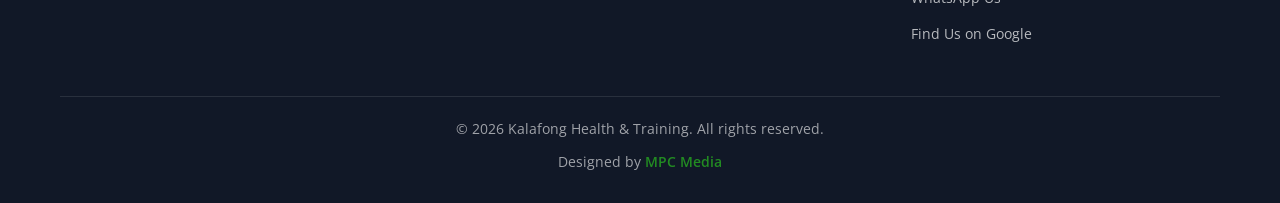
<file: periodic-screening.html>
<!DOCTYPE html>
<html lang="en">
<head>
    <meta charset="UTF-8">
    <meta name="viewport" content="width=device-width, initial-scale=1.0">
    <meta name="color-scheme" content="light">
    <meta name="title" content="Periodic &amp; Annual Employee Screening in Qwaqwa &amp; Free State | Kalafong Health &amp; Training">
    <meta name="description" content="Periodic and annual occupational health screening for employees in Phuthaditjhaba, Qwaqwa and the Free State. Ongoing workplace health monitoring and early detection. Book today.">
    <meta name="robots" content="index, follow">
    <meta name="author" content="Kalafong Health & Training">
    <meta name="geo.region" content="ZA-FS">
    <meta name="geo.placename" content="Phuthaditjhaba, Qwaqwa">
    <meta name="theme-color" content="#228B22">
    <meta name="google-site-verification" content="3Vqj2quhrqroZYbuWD3YArkjfVL2rGPWimBbfKAuwPE">

    <title>Periodic &amp; Annual Employee Screening in Qwaqwa &amp; Free State | Kalafong Health &amp; Training</title>

    <link rel="canonical" href="https://www.kalafonghealthandtraining.co.za/periodic-screening.html">

    <link rel="icon" href="favicon.ico" sizes="32x32">
    <link rel="icon" type="image/png" sizes="32x32" href="favicon-32x32.png">
    <link rel="icon" type="image/png" sizes="192x192" href="favicon-192x192.png">
    <link rel="apple-touch-icon" href="apple-touch-icon.png">

    <meta property="og:type" content="website">
    <meta property="og:site_name" content="Kalafong Health & Training">
    <meta property="og:title" content="Periodic &amp; Annual Employee Screening in Qwaqwa &amp; Free State | Kalafong Health &amp; Training">
    <meta property="og:description" content="Periodic and annual occupational health screening for employees in Phuthaditjhaba, Qwaqwa and the Free State. Ongoing workplace health monitoring and early detection.">
    <meta property="og:url" content="https://www.kalafonghealthandtraining.co.za/periodic-screening.html">
    <meta property="og:image" content="https://www.kalafonghealthandtraining.co.za/kalafong-health-training-logo.png">
    <meta property="og:image:alt" content="Kalafong Health & Training">
    <meta property="og:locale" content="en_ZA">

    <meta name="twitter:card" content="summary">
    <meta name="twitter:title" content="Periodic &amp; Annual Employee Screening in Qwaqwa &amp; Free State | Kalafong Health &amp; Training">
    <meta name="twitter:description" content="Periodic and annual occupational health screening for employees in Phuthaditjhaba, Qwaqwa and the Free State.">
    <meta name="twitter:image" content="https://www.kalafonghealthandtraining.co.za/kalafong-health-training-logo.png">

    <script type="application/ld+json">
    {
        "@context": "https://schema.org",
        "@type": "Service",
        "serviceType": "Periodic and Annual Employee Screening",
        "provider": {
            "@type": "MedicalBusiness",
            "name": "Kalafong Health & Training",
            "url": "https://www.kalafonghealthandtraining.co.za/",
            "telephone": "+27604962901",
            "email": "kalafong.health1@gmail.com",
            "address": {
                "@type": "PostalAddress",
                "streetAddress": "721C Mahanke Street, Beirut",
                "addressLocality": "Phuthaditjhaba",
                "addressRegion": "Qwaqwa, Free State",
                "postalCode": "9868",
                "addressCountry": "ZA"
            }
        },
        "areaServed": ["Qwaqwa", "Phuthaditjhaba", "Free State", "South Africa"],
        "description": "Periodic and annual employee health screening for existing employees to support ongoing workplace health monitoring and early detection of occupational health concerns."
    }
    </script>

    <link rel="stylesheet" href="styles.css">
    <link rel="preconnect" href="https://fonts.googleapis.com">
    <link rel="preconnect" href="https://fonts.gstatic.com" crossorigin>
    <link href="https://fonts.googleapis.com/css2?family=Montserrat:wght@400;500;600;700;800&family=Open+Sans:wght@400;500;600&display=swap" rel="stylesheet">
</head>
<body>
    <a href="#main-content" class="skip-link">Skip to main content</a>
    <nav class="navbar" id="navbar">
        <div class="nav-container">
            <a href="index.html" class="nav-logo">
                <img src="kalafong-health-training-logo.webp" alt="Kalafong Health & Training" class="logo-img" width="130" height="120" fetchpriority="high">
                <span class="logo-text">Kalafong Health &amp; Training</span>
            </a>
            <button class="nav-toggle" id="nav-toggle" aria-label="Toggle navigation menu" aria-expanded="false" aria-controls="nav-menu">
                <span class="hamburger"></span>
            </button>
            <ul class="nav-menu" id="nav-menu">
                <li><a href="index.html" class="nav-link">Home</a></li>
                <li><a href="services.html" class="nav-link">Services</a></li>
                <li><a href="on-site-screening.html" class="nav-link">On-Site</a></li>
                <li><a href="medical-tests.html" class="nav-link">Medical Tests</a></li>
                <li><a href="contact.html" class="nav-link">Contact</a></li>
            </ul>
        </div>
    </nav>

    <main id="main-content">

    <section id="periodic" class="service-detail page-hero" aria-label="Periodic and Annual Employee Screening">
        <div class="container">
            <div class="section-header">
                <span class="section-tag">Periodic</span>
                <h1 class="section-title">Periodic &amp; Annual Employee Screening</h1>
                <p class="section-subtitle">Ongoing occupational health screening for existing employees in Qwaqwa and the Free State</p>
            </div>
            <div class="service-detail-body">
                <p>
                    Periodic and annual employee health screening is carried out to support ongoing workplace health monitoring for existing employees. Regular checks help employers and occupational health professionals monitor employee wellbeing over time and identify occupational health concerns early.
                </p>
                <p>
                    These periodic screenings support workplace health monitoring so that any changes in an employee&rsquo;s health can be followed up appropriately. Assessment requirements may vary according to the employee&rsquo;s role, workplace and occupational health needs.
                </p>
                <p>
                    Kalafong Health &amp; Training provides periodic and annual employee screening at our rooms in Phuthaditjhaba or on-site at your premises throughout the Free State, where available.
                </p>
            </div>
            <div class="cta-card" style="text-align:center; margin-top:35px;">
                <a href="contact.html" class="btn btn-primary btn-large">Book Periodic Screening</a>
                <a href="services.html" class="btn btn-secondary" style="margin-left:10px;">View All Services</a>
            </div>
        </div>
    </section>

    <section class="service-detail" aria-label="What periodic screening includes" style="background: var(--off-white);">
        <div class="container">
            <div class="section-header">
                <span class="section-tag">What&rsquo;s Included</span>
                <h2 class="section-title">What Periodic Screening Includes</h2>
            </div>
            <div class="service-detail-body" style="max-width:850px; margin:0 auto;">
                <p>
                    Periodic and annual employee health screening typically includes the following checks, depending on the requirements of the role and the occupational health assessment:
                </p>
                <ul class="service-features" style="margin-top:20px; padding:20px; background: var(--white); border-radius: var(--radius-md); border: 1px solid var(--medium-gray);">
                    <li>Physical examination</li>
                    <li>Body mass index (BMI) assessment</li>
                    <li>Vision screening</li>
                    <li>Audiometry hearing test</li>
                    <li>Spirometry lung function test</li>
                    <li>Laboratory tests where relevant</li>
                </ul>
                <p style="margin-top:25px;">
                    Not every employee receives every test. The appropriate tests depend on the requirements of the role and the occupational health assessment.
                </p>
            </div>
        </div>
    </section>

    <section class="service-detail" aria-label="Why annual screening matters">
        <div class="container">
            <div class="section-header">
                <span class="section-tag">Why It Matters</span>
                <h2 class="section-title">Why Annual Screening Matters</h2>
            </div>
            <div class="service-detail-body" style="max-width:850px; margin:0 auto;">
                <p>
                    Regular employee health screening helps employers monitor the health of their workforce year after year. Annual and periodic screening can help detect changes in an employee&rsquo;s health early, support workplace safety and contribute to a healthier, more productive working environment.
                </p>
                <p>
                    Periodic screening also provides a professional record of each employee&rsquo;s health over time, which can be valuable for managing occupational health requirements and supporting workplace health and safety obligations.
                </p>
            </div>
        </div>
    </section>

    <section class="service-detail" aria-label="Book periodic screening" style="background: var(--gradient-primary); color: var(--white);">
        <div class="container" style="text-align:center;">
            <div class="section-header">
                <span class="section-tag">Book Screening</span>
                <h2 class="section-title" style="color: var(--white);">Schedule Your Employee Screening</h2>
                <p class="section-subtitle" style="color: rgba(255,255,255,0.85);">Contact us to arrange periodic or annual employee screening at our rooms in Phuthaditjhaba or on-site at your premises.</p>
            </div>
            <div class="on-site-text" style="max-width:600px; margin:0 auto;">
                <p>Call <a href="tel:+27604962901" style="color:#90EE90; font-weight:700;">060 496 2901</a> or <a href="tel:+27817766274" style="color:#90EE90; font-weight:700;">081 776 6274</a></p>
                <p style="margin-bottom: 5px;">Email:</p>
                <p style="margin-bottom: 0;"><a href="mailto:kalafong.health1@gmail.com" style="color:#90EE90; font-weight:700;">kalafong.health1@<wbr>gmail.com</a></p>
                <p style="margin-bottom: 0;"><a href="mailto:MartinahS@KalafongHealthandTraining.co.za" style="color:#90EE90; font-weight:700;">MartinahS@<wbr>KalafongHealthandTraining<wbr>.co.za</a></p>
                <p style="margin-bottom: 0;"><a href="mailto:info@KalafongHealthandTraining.co.za" style="color:#90EE90; font-weight:700;">info@<wbr>KalafongHealthandTraining<wbr>.co.za</a></p>
                <a href="contact.html" class="btn btn-primary btn-large">Book Now</a>
            </div>
        </div>
    </section>

    </main>

    <footer class="footer">
        <div class="container">
            <div class="footer-content">
                <div class="footer-brand">
                    <div class="footer-brand-top">
                        <img src="kalafong-health-training-logo.webp" alt="Kalafong Health & Training" class="footer-logo" width="130" height="120" loading="lazy">
                        <span class="footer-brand-name">Kalafong Health &amp; Training</span>
                    </div>
                    <p class="footer-tagline">Professional Occupational Health Screening Services in Qwaqwa and the Free State</p>
                </div>
                <div class="footer-links">
                    <h4>Quick Links</h4>
                    <ul>
                        <li><a href="index.html">Home</a></li>
                        <li><a href="services.html">Services</a></li>
                        <li><a href="on-site-screening.html">On-Site Screening</a></li>
                        <li><a href="medical-tests.html">Medical Tests</a></li>
                        <li><a href="contact.html">Contact</a></li>
                    </ul>
                </div>
                <div class="footer-social">
                    <h4>Get In Touch</h4>
                    <div class="footer-contact-links">
                        <p><a href="tel:+27604962901">060 496 2901</a></p>
                        <p><a href="tel:+27817766274">081 776 6274</a></p>
                        <p><a href="mailto:kalafong.health1@gmail.com">kalafong.health1@<wbr>gmail.com</a></p>
                        <p><a href="mailto:MartinahS@KalafongHealthandTraining.co.za">MartinahS@<wbr>KalafongHealthandTraining<wbr>.co.za</a></p>
                        <p><a href="mailto:info@KalafongHealthandTraining.co.za">info@<wbr>KalafongHealthandTraining<wbr>.co.za</a></p>
                        <p><a href="https://wa.me/27604962901" target="_blank" rel="noopener noreferrer">WhatsApp Us</a></p>
                        <p><a href="https://share.google/9CZQmy174Jgth57Wq" target="_blank" rel="noopener noreferrer">Find Us on Google</a></p>
                    </div>
                </div>
            </div>
            <div class="footer-bottom">
                <p>&copy; 2026 Kalafong Health &amp; Training. All rights reserved.</p>
                <p class="designed-by">Designed by <a href="https://www.mpcconsulting.co.za" target="_blank" rel="noopener noreferrer">MPC Media</a></p>
            </div>
        </div>
    </footer>

    <a href="https://wa.me/27604962901?text=Hello%20Sister%20Martinah%2C%20I%20would%20like%20to%20inquire%20about%20occupational%20health%20screening."
       class="whatsapp-float"
       target="_blank"
       rel="noopener noreferrer"
       aria-label="Chat on WhatsApp">
        <svg viewBox="0 0 24 24" width="32" height="32">
            <path fill="#FFFFFF" d="M17.472 14.382c-.297-.149-1.758-.867-2.03-.967-.273-.099-.471-.148-.67.15-.197.297-.767.966-.94 1.164-.173.199-.347.223-.644.075-.297-.15-1.255-.463-2.39-1.475-.883-.788-1.48-1.761-1.653-2.059-.173-.297-.018-.458.13-.606.134-.133.298-.347.446-.52.149-.174.198-.298.298-.497.099-.198.05-.371-.025-.52-.075-.149-.669-1.612-.916-2.207-.242-.579-.487-.5-.669-.51-.173-.008-.371-.01-.57-.01-.198 0-.52.074-.792.372-.272.297-1.04 1.016-1.04 2.479 0 1.462 1.065 2.875 1.213 3.074.149.198 2.096 3.2 5.077 4.487.709.306 1.262.489 1.694.625.712.227 1.36.195 1.871.118.571-.085 1.758-.719 2.006-1.413.248-.694.248-1.289.173-1.413-.074-.124-.272-.198-.57-.347m-5.421 7.403h-.004a9.87 9.87 0 01-5.031-1.378l-.361-.214-3.741.982.998-3.648-.235-.374a9.86 9.86 0 01-1.51-5.26c.001-5.45 4.436-9.884 9.888-9.884 2.64 0 5.122 1.03 6.988 2.898a9.825 9.825 0 012.893 6.994c-.003 5.45-4.437 9.884-9.885 9.884m8.413-18.297A11.815 11.815 0 0012.05 0C5.495 0 .16 5.335.157 11.892c0 2.096.547 4.142 1.588 5.945L.057 24l6.305-1.654a11.882 11.882 0 005.683 1.448h.005c6.554 0 11.89-5.335 11.893-11.893a11.821 11.821 0 00-3.48-8.413z"/>
        </svg>
        <span class="whatsapp-tooltip">Chat with Sister Martinah</span>
    </a>

    <button class="scroll-top" id="scroll-top" aria-label="Scroll to top">
        <svg viewBox="0 0 24 24" width="24" height="24">
            <path fill="currentColor" d="M7.41 15.41L12 10.83l4.59 4.58L18 14l-6-6-6 6z"/>
        </svg>
    </button>

    <script src="script.js"></script>
</body>
</html>
</file>
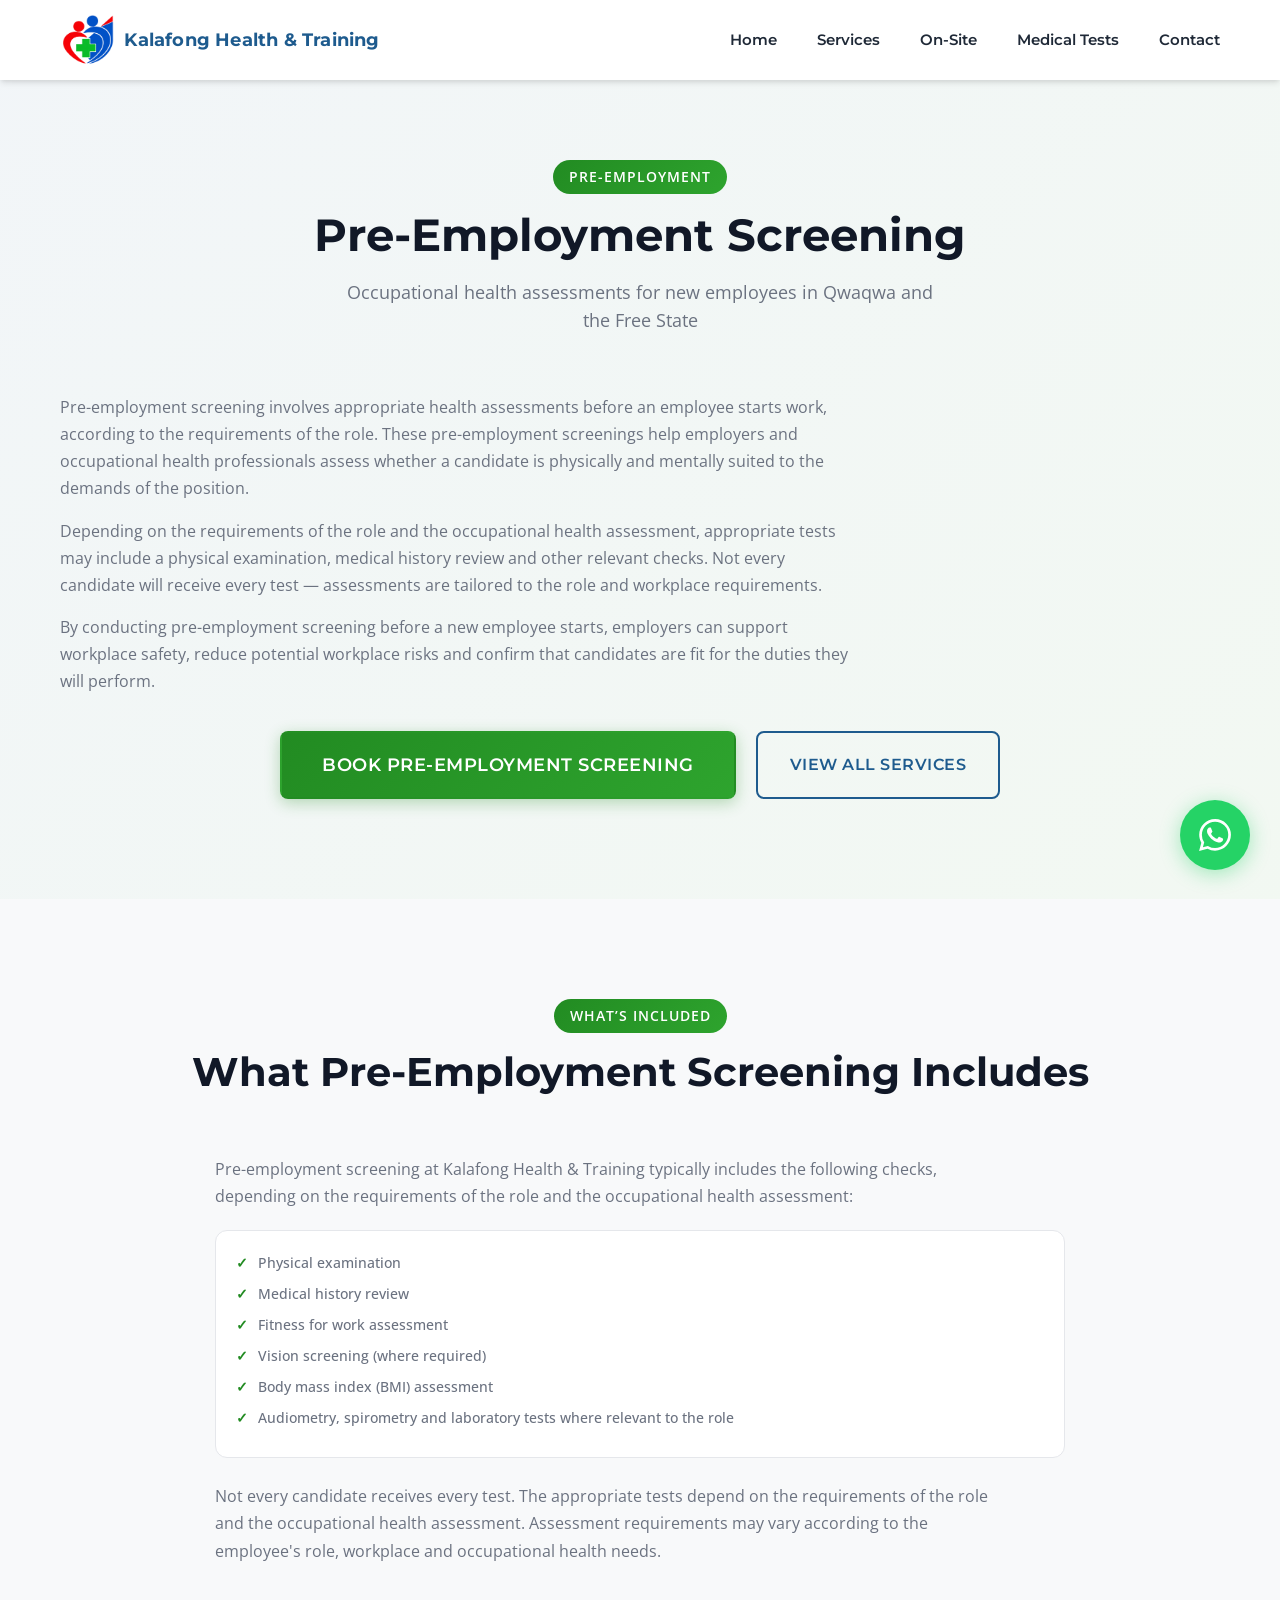
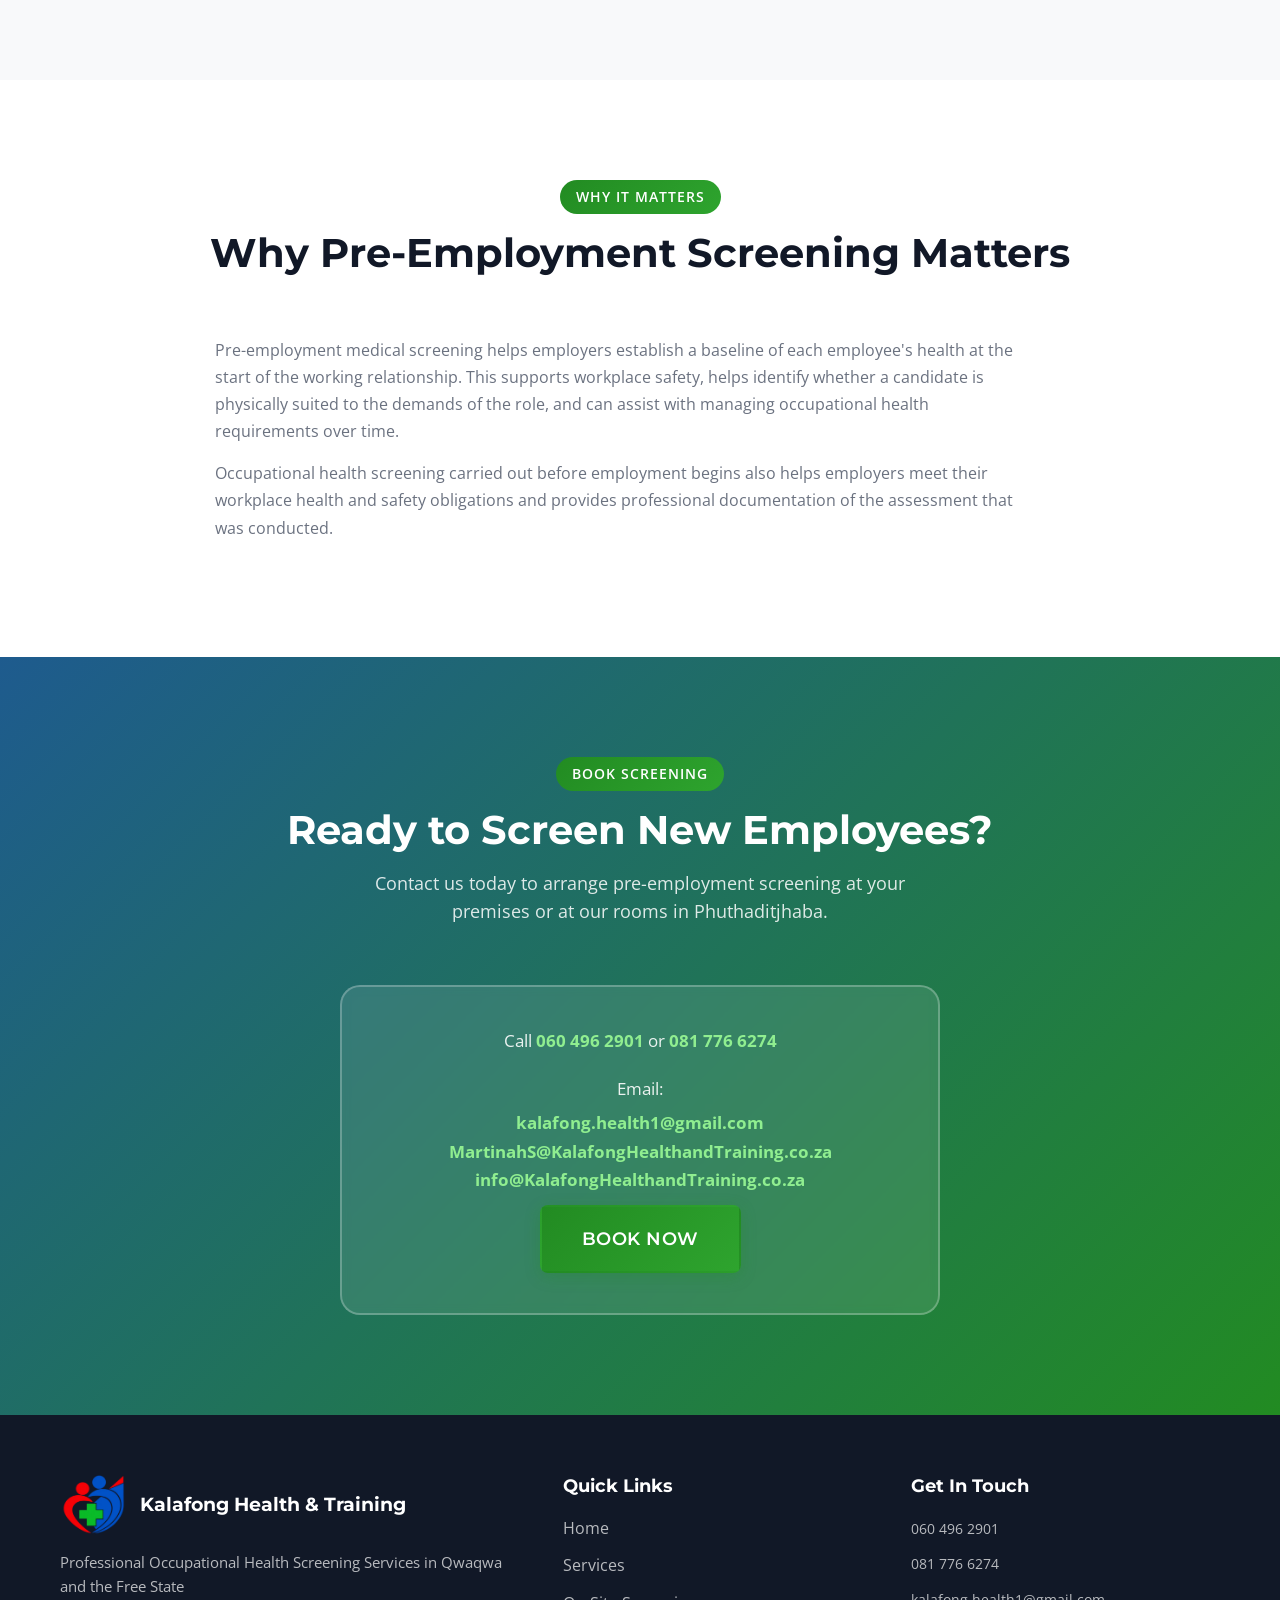
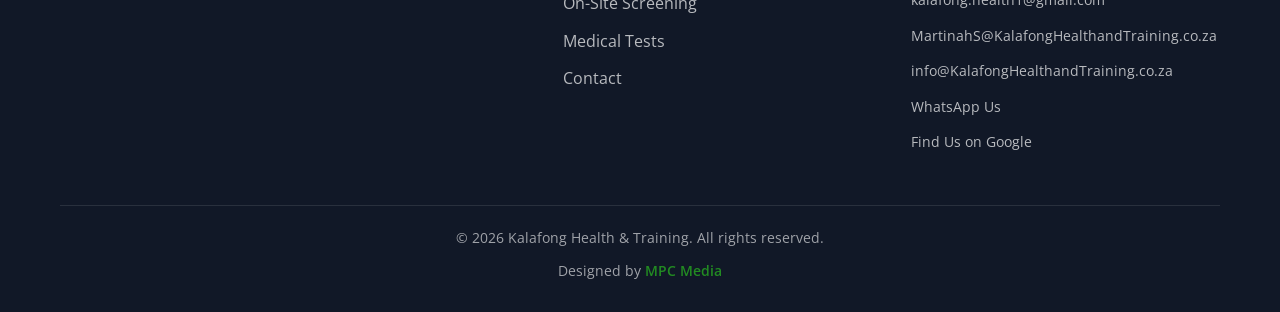
<file: pre-employment-screening.html>
<!DOCTYPE html>
<html lang="en">
<head>
    <meta charset="UTF-8">
    <meta name="viewport" content="width=device-width, initial-scale=1.0">
    <meta name="color-scheme" content="light">
    <meta name="title" content="Pre-Employment Screening in Qwaqwa &amp; Free State | Kalafong Health &amp; Training">
    <meta name="description" content="Pre-employment medical screening for new employees in Phuthaditjhaba, Qwaqwa and the Free State. Physical examinations, medical history reviews and fitness-for-work assessments. Book today.">
    <meta name="robots" content="index, follow">
    <meta name="author" content="Kalafong Health & Training">
    <meta name="geo.region" content="ZA-FS">
    <meta name="geo.placename" content="Phuthaditjhaba, Qwaqwa">
    <meta name="theme-color" content="#228B22">
    <meta name="google-site-verification" content="3Vqj2quhrqroZYbuWD3YArkjfVL2rGPWimBbfKAuwPE">

    <title>Pre-Employment Screening in Qwaqwa &amp; Free State | Kalafong Health &amp; Training</title>

    <link rel="canonical" href="https://www.kalafonghealthandtraining.co.za/pre-employment-screening.html">

    <link rel="icon" href="favicon.ico" sizes="32x32">
    <link rel="icon" type="image/png" sizes="32x32" href="favicon-32x32.png">
    <link rel="icon" type="image/png" sizes="192x192" href="favicon-192x192.png">
    <link rel="apple-touch-icon" href="apple-touch-icon.png">

    <meta property="og:type" content="website">
    <meta property="og:site_name" content="Kalafong Health & Training">
    <meta property="og:title" content="Pre-Employment Screening in Qwaqwa &amp; Free State | Kalafong Health &amp; Training">
    <meta property="og:description" content="Pre-employment medical screening for new employees in Phuthaditjhaba, Qwaqwa and the Free State. Physical examinations, medical history reviews and fitness-for-work assessments.">
    <meta property="og:url" content="https://www.kalafonghealthandtraining.co.za/pre-employment-screening.html">
    <meta property="og:image" content="https://www.kalafonghealthandtraining.co.za/kalafong-health-training-logo.png">
    <meta property="og:image:alt" content="Kalafong Health & Training">
    <meta property="og:locale" content="en_ZA">

    <meta name="twitter:card" content="summary">
    <meta name="twitter:title" content="Pre-Employment Screening in Qwaqwa &amp; Free State | Kalafong Health &amp; Training">
    <meta name="twitter:description" content="Pre-employment medical screening for new employees in Phuthaditjhaba, Qwaqwa and the Free State.">
    <meta name="twitter:image" content="https://www.kalafonghealthandtraining.co.za/kalafong-health-training-logo.png">

    <script type="application/ld+json">
    {
        "@context": "https://schema.org",
        "@type": "Service",
        "serviceType": "Pre-Employment Screening",
        "provider": {
            "@type": "MedicalBusiness",
            "name": "Kalafong Health & Training",
            "url": "https://www.kalafonghealthandtraining.co.za/",
            "telephone": "+27604962901",
            "email": "kalafong.health1@gmail.com",
            "address": {
                "@type": "PostalAddress",
                "streetAddress": "721C Mahanke Street, Beirut",
                "addressLocality": "Phuthaditjhaba",
                "addressRegion": "Qwaqwa, Free State",
                "postalCode": "9868",
                "addressCountry": "ZA"
            }
        },
        "areaServed": ["Qwaqwa", "Phuthaditjhaba", "Free State", "South Africa"],
        "description": "Pre-employment health assessments for new employees before they start work, according to the requirements of the role. Helps assess employee fitness for work."
    }
    </script>

    <link rel="stylesheet" href="styles.css">
    <link rel="preconnect" href="https://fonts.googleapis.com">
    <link rel="preconnect" href="https://fonts.gstatic.com" crossorigin>
    <link href="https://fonts.googleapis.com/css2?family=Montserrat:wght@400;500;600;700;800&family=Open+Sans:wght@400;500;600&display=swap" rel="stylesheet">
</head>
<body>
    <a href="#main-content" class="skip-link">Skip to main content</a>
    <nav class="navbar" id="navbar">
        <div class="nav-container">
            <a href="index.html" class="nav-logo">
                <img src="kalafong-health-training-logo.webp" alt="Kalafong Health & Training" class="logo-img" width="130" height="120" fetchpriority="high">
                <span class="logo-text">Kalafong Health &amp; Training</span>
            </a>
            <button class="nav-toggle" id="nav-toggle" aria-label="Toggle navigation menu" aria-expanded="false" aria-controls="nav-menu">
                <span class="hamburger"></span>
            </button>
            <ul class="nav-menu" id="nav-menu">
                <li><a href="index.html" class="nav-link">Home</a></li>
                <li><a href="services.html" class="nav-link">Services</a></li>
                <li><a href="on-site-screening.html" class="nav-link">On-Site</a></li>
                <li><a href="medical-tests.html" class="nav-link">Medical Tests</a></li>
                <li><a href="contact.html" class="nav-link">Contact</a></li>
            </ul>
        </div>
    </nav>

    <main id="main-content">

    <section id="pre-employment" class="service-detail page-hero" aria-label="Pre-Employment Occupational Health Screening">
        <div class="container">
            <div class="section-header">
                <span class="section-tag">Pre-Employment</span>
                <h1 class="section-title">Pre-Employment Screening</h1>
                <p class="section-subtitle">Occupational health assessments for new employees in Qwaqwa and the Free State</p>
            </div>
            <div class="service-detail-body">
                <p>
                    Pre-employment screening involves appropriate health assessments before an employee starts work, according to the requirements of the role. These pre-employment screenings help employers and occupational health professionals assess whether a candidate is physically and mentally suited to the demands of the position.
                </p>
                <p>
                    Depending on the requirements of the role and the occupational health assessment, appropriate tests may include a physical examination, medical history review and other relevant checks. Not every candidate will receive every test &#x2014; assessments are tailored to the role and workplace requirements.
                </p>
                <p>
                    By conducting pre-employment screening before a new employee starts, employers can support workplace safety, reduce potential workplace risks and confirm that candidates are fit for the duties they will perform.
                </p>
            </div>
            <div class="cta-card" style="text-align:center; margin-top:35px;">
                <a href="contact.html" class="btn btn-primary btn-large">Book Pre-Employment Screening</a>
                <a href="index.html#services" class="btn btn-secondary" style="margin-left:10px;">View All Services</a>
            </div>
        </div>
    </section>

    <section class="service-detail" aria-label="What pre-employment screening includes" style="background: var(--off-white);">
        <div class="container">
            <div class="section-header">
                <span class="section-tag">What&rsquo;s Included</span>
                <h2 class="section-title">What Pre-Employment Screening Includes</h2>
            </div>
            <div class="service-detail-body" style="max-width:850px; margin:0 auto;">
                <p>
                    Pre-employment screening at Kalafong Health &amp; Training typically includes the following checks, depending on the requirements of the role and the occupational health assessment:
                </p>
                <ul class="service-features" style="margin-top:20px; padding:20px; background: var(--white); border-radius: var(--radius-md); border: 1px solid var(--medium-gray);">
                    <li>Physical examination</li>
                    <li>Medical history review</li>
                    <li>Fitness for work assessment</li>
                    <li>Vision screening (where required)</li>
                    <li>Body mass index (BMI) assessment</li>
                    <li>Audiometry, spirometry and laboratory tests where relevant to the role</li>
                </ul>
                <p style="margin-top:25px;">
                    Not every candidate receives every test. The appropriate tests depend on the requirements of the role and the occupational health assessment. Assessment requirements may vary according to the employee's role, workplace and occupational health needs.
                </p>
            </div>
        </div>
    </section>

    <section class="service-detail" aria-label="Why pre-employment screening matters">
        <div class="container">
            <div class="section-header">
                <span class="section-tag">Why It Matters</span>
                <h2 class="section-title">Why Pre-Employment Screening Matters</h2>
            </div>
            <div class="service-detail-body" style="max-width:850px; margin:0 auto;">
                <p>
                    Pre-employment medical screening helps employers establish a baseline of each employee's health at the start of the working relationship. This supports workplace safety, helps identify whether a candidate is physically suited to the demands of the role, and can assist with managing occupational health requirements over time.
                </p>
                <p>
                    Occupational health screening carried out before employment begins also helps employers meet their workplace health and safety obligations and provides professional documentation of the assessment that was conducted.
                </p>
            </div>
        </div>
    </section>

    <section class="service-detail" aria-label="Book pre-employment screening" style="background: var(--gradient-primary); color: var(--white);">
        <div class="container" style="text-align:center;">
            <div class="section-header">
                <span class="section-tag">Book Screening</span>
                <h2 class="section-title" style="color: var(--white);">Ready to Screen New Employees?</h2>
                <p class="section-subtitle" style="color: rgba(255,255,255,0.85);">Contact us today to arrange pre-employment screening at your premises or at our rooms in Phuthaditjhaba.</p>
            </div>
            <div class="on-site-text" style="max-width:600px; margin:0 auto;">
                <p>Call <a href="tel:+27604962901" style="color:#90EE90; font-weight:700;">060 496 2901</a> or <a href="tel:+27817766274" style="color:#90EE90; font-weight:700;">081 776 6274</a></p>
                <p style="margin-bottom: 5px;">Email:</p>
                <p style="margin-bottom: 0;"><a href="mailto:kalafong.health1@gmail.com" style="color:#90EE90; font-weight:700;">kalafong.health1@<wbr>gmail.com</a></p>
                <p style="margin-bottom: 0;"><a href="mailto:MartinahS@KalafongHealthandTraining.co.za" style="color:#90EE90; font-weight:700;">MartinahS@<wbr>KalafongHealthandTraining<wbr>.co.za</a></p>
                <p style="margin-bottom: 0;"><a href="mailto:info@KalafongHealthandTraining.co.za" style="color:#90EE90; font-weight:700;">info@<wbr>KalafongHealthandTraining<wbr>.co.za</a></p>
                <a href="contact.html" class="btn btn-primary btn-large">Book Now</a>
            </div>
        </div>
    </section>

    </main>

    <footer class="footer">
        <div class="container">
            <div class="footer-content">
                <div class="footer-brand">
                    <div class="footer-brand-top">
                        <img src="kalafong-health-training-logo.webp" alt="Kalafong Health & Training" class="footer-logo" width="130" height="120" loading="lazy">
                        <span class="footer-brand-name">Kalafong Health &amp; Training</span>
                    </div>
                    <p class="footer-tagline">Professional Occupational Health Screening Services in Qwaqwa and the Free State</p>
                </div>
                <div class="footer-links">
                    <h4>Quick Links</h4>
                    <ul>
                        <li><a href="index.html">Home</a></li>
                        <li><a href="services.html">Services</a></li>
                        <li><a href="on-site-screening.html">On-Site Screening</a></li>
                        <li><a href="medical-tests.html">Medical Tests</a></li>
                        <li><a href="contact.html">Contact</a></li>
                    </ul>
                </div>
                <div class="footer-social">
                    <h4>Get In Touch</h4>
                    <div class="footer-contact-links">
                        <p><a href="tel:+27604962901">060 496 2901</a></p>
                        <p><a href="tel:+27817766274">081 776 6274</a></p>
                        <p><a href="mailto:kalafong.health1@gmail.com">kalafong.health1@<wbr>gmail.com</a></p>
                        <p><a href="mailto:MartinahS@KalafongHealthandTraining.co.za">MartinahS@<wbr>KalafongHealthandTraining<wbr>.co.za</a></p>
                        <p><a href="mailto:info@KalafongHealthandTraining.co.za">info@<wbr>KalafongHealthandTraining<wbr>.co.za</a></p>
                        <p><a href="https://wa.me/27604962901" target="_blank" rel="noopener noreferrer">WhatsApp Us</a></p>
                        <p><a href="https://share.google/9CZQmy174Jgth57Wq" target="_blank" rel="noopener noreferrer">Find Us on Google</a></p>
                    </div>
                </div>
            </div>
            <div class="footer-bottom">
                <p>&copy; 2026 Kalafong Health &amp; Training. All rights reserved.</p>
                <p class="designed-by">Designed by <a href="https://www.mpcconsulting.co.za" target="_blank" rel="noopener noreferrer">MPC Media</a></p>
            </div>
        </div>
    </footer>

    <a href="https://wa.me/27604962901?text=Hello%20Sister%20Martinah%2C%20I%20would%20like%20to%20inquire%20about%20occupational%20health%20screening."
       class="whatsapp-float"
       target="_blank"
       rel="noopener noreferrer"
       aria-label="Chat on WhatsApp">
        <svg viewBox="0 0 24 24" width="32" height="32">
            <path fill="#FFFFFF" d="M17.472 14.382c-.297-.149-1.758-.867-2.03-.967-.273-.099-.471-.148-.67.15-.197.297-.767.966-.94 1.164-.173.199-.347.223-.644.075-.297-.15-1.255-.463-2.39-1.475-.883-.788-1.48-1.761-1.653-2.059-.173-.297-.018-.458.13-.606.134-.133.298-.347.446-.52.149-.174.198-.298.298-.497.099-.198.05-.371-.025-.52-.075-.149-.669-1.612-.916-2.207-.242-.579-.487-.5-.669-.51-.173-.008-.371-.01-.57-.01-.198 0-.52.074-.792.372-.272.297-1.04 1.016-1.04 2.479 0 1.462 1.065 2.875 1.213 3.074.149.198 2.096 3.2 5.077 4.487.709.306 1.262.489 1.694.625.712.227 1.36.195 1.871.118.571-.085 1.758-.719 2.006-1.413.248-.694.248-1.289.173-1.413-.074-.124-.272-.198-.57-.347m-5.421 7.403h-.004a9.87 9.87 0 01-5.031-1.378l-.361-.214-3.741.982.998-3.648-.235-.374a9.86 9.86 0 01-1.51-5.26c.001-5.45 4.436-9.884 9.888-9.884 2.64 0 5.122 1.03 6.988 2.898a9.825 9.825 0 012.893 6.994c-.003 5.45-4.437 9.884-9.885 9.884m8.413-18.297A11.815 11.815 0 0012.05 0C5.495 0 .16 5.335.157 11.892c0 2.096.547 4.142 1.588 5.945L.057 24l6.305-1.654a11.882 11.882 0 005.683 1.448h.005c6.554 0 11.89-5.335 11.893-11.893a11.821 11.821 0 00-3.48-8.413z"/>
        </svg>
        <span class="whatsapp-tooltip">Chat with Sister Martinah</span>
    </a>

    <button class="scroll-top" id="scroll-top" aria-label="Scroll to top">
        <svg viewBox="0 0 24 24" width="24" height="24">
            <path fill="currentColor" d="M7.41 15.41L12 10.83l4.59 4.58L18 14l-6-6-6 6z"/>
        </svg>
    </button>

    <script src="script.js"></script>
</body>
</html>
</file>
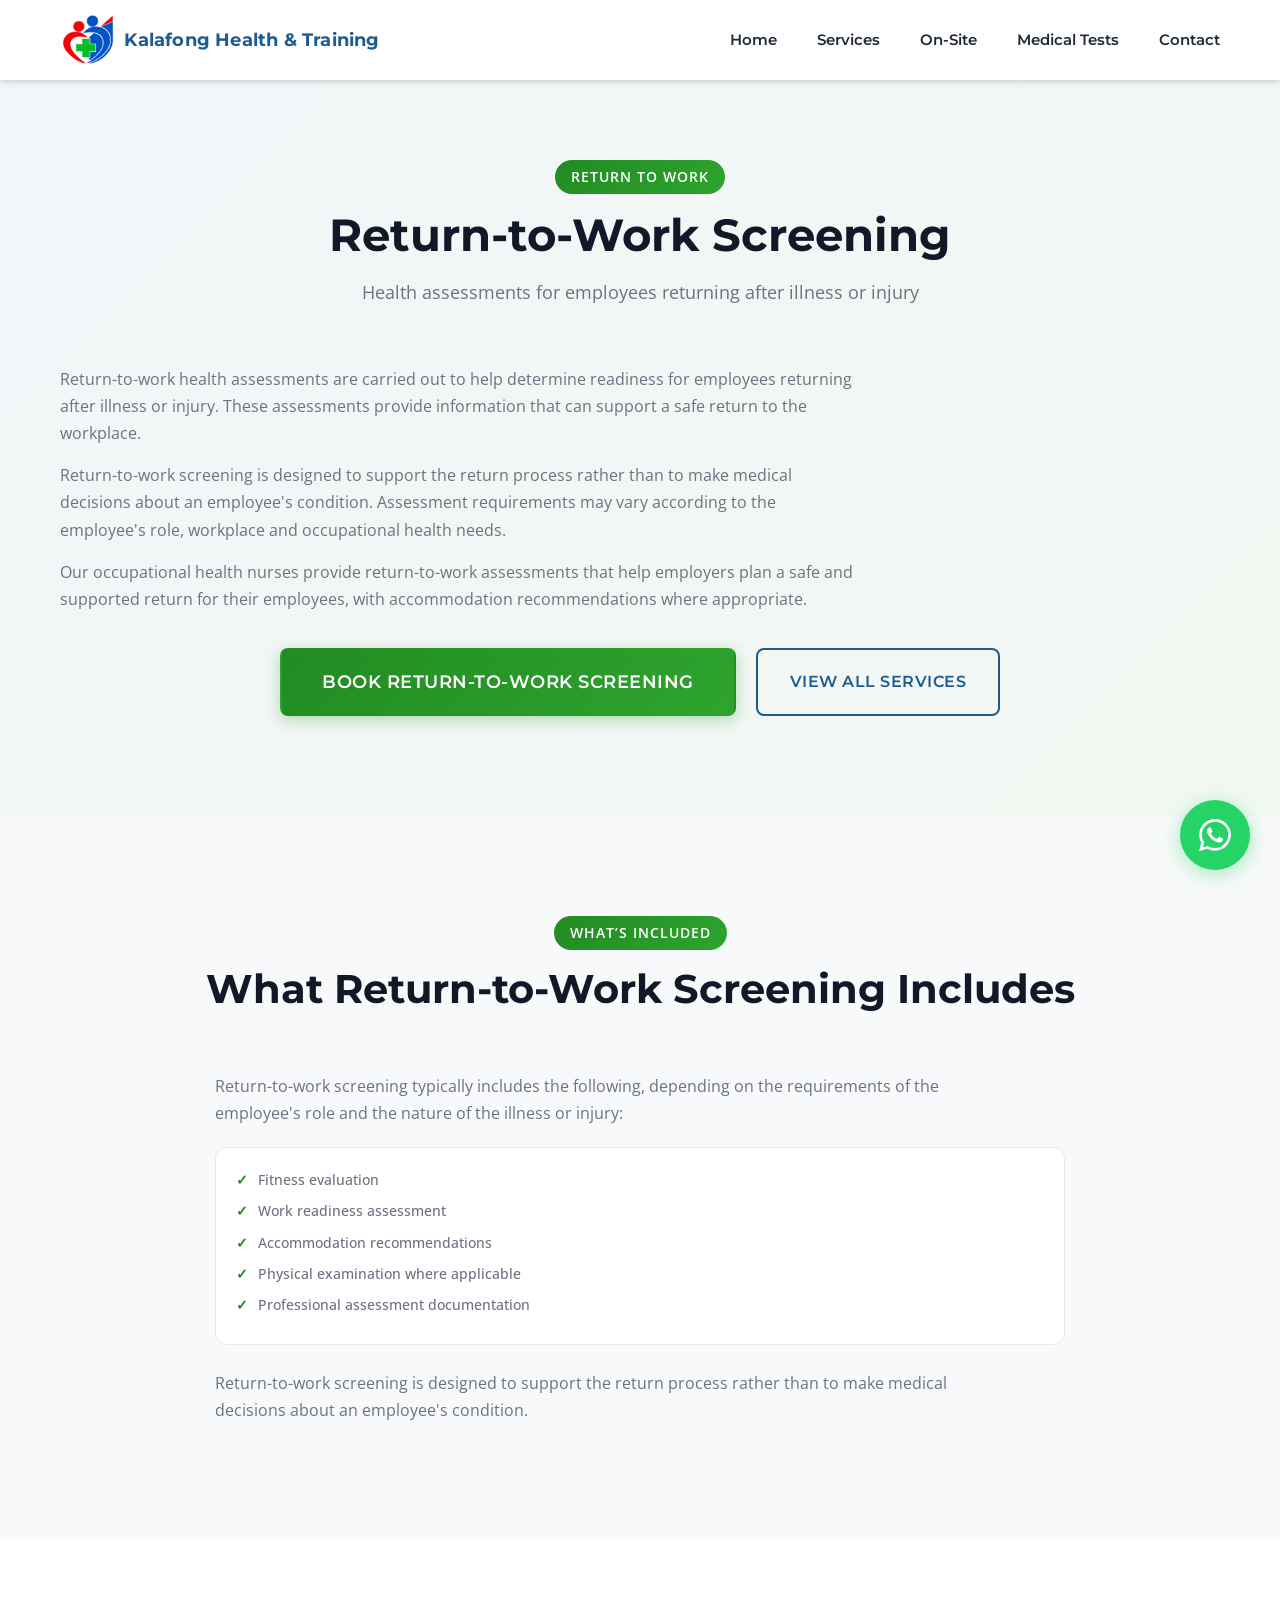
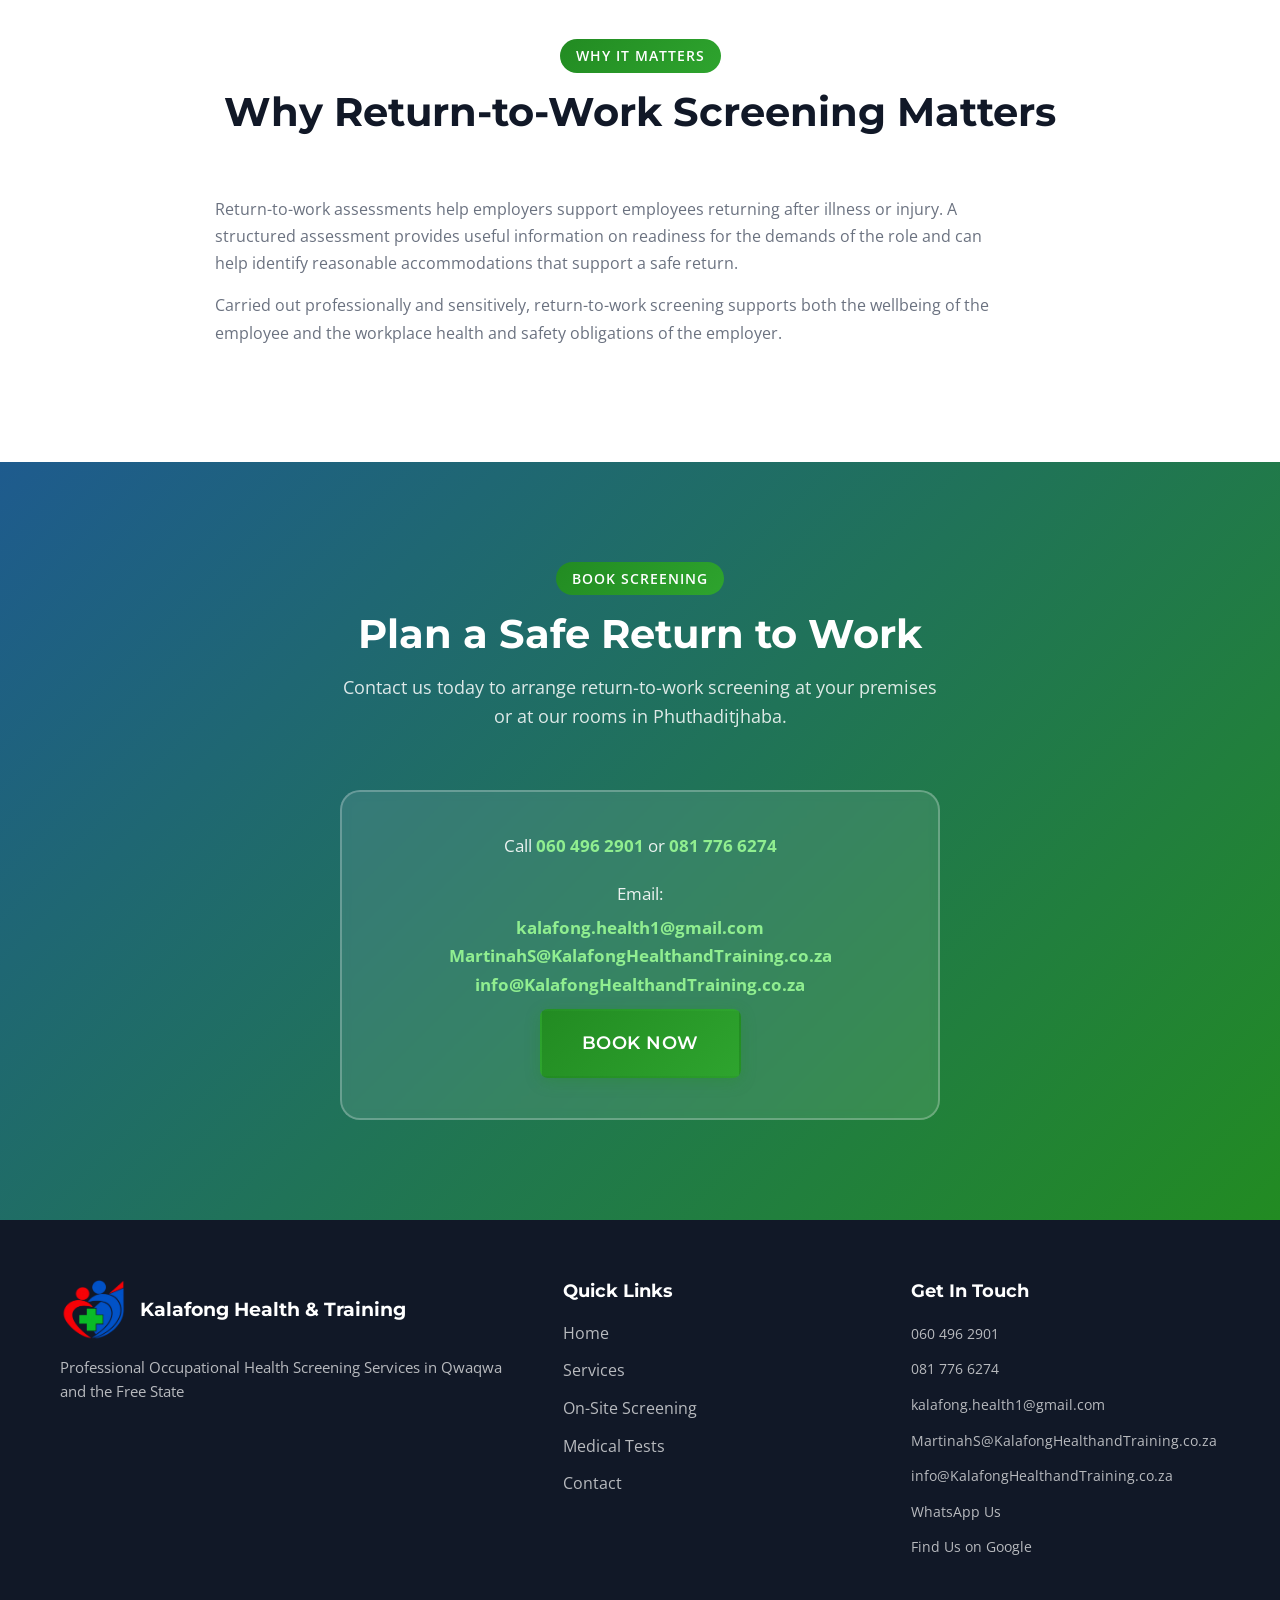
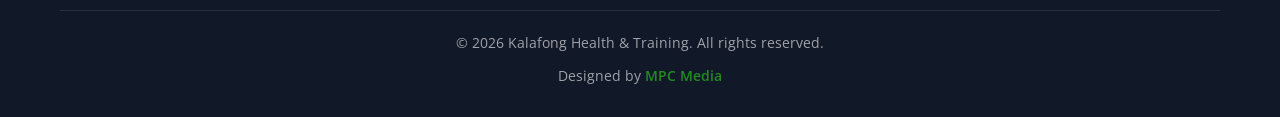
<file: return-to-work-screening.html>
<!DOCTYPE html>
<html lang="en">
<head>
    <meta charset="UTF-8">
    <meta name="viewport" content="width=device-width, initial-scale=1.0">
    <meta name="color-scheme" content="light">
    <meta name="title" content="Return-to-Work Screening in Qwaqwa &amp; Free State | Kalafong Health &amp; Training">
    <meta name="description" content="Return-to-work health assessments for employees returning after illness or injury in Phuthaditjhaba, Qwaqwa and the Free State. Fitness evaluation and work readiness assessment. Book today.">
    <meta name="robots" content="index, follow">
    <meta name="author" content="Kalafong Health & Training">
    <meta name="geo.region" content="ZA-FS">
    <meta name="geo.placename" content="Phuthaditjhaba, Qwaqwa">
    <meta name="theme-color" content="#228B22">
    <meta name="google-site-verification" content="3Vqj2quhrqroZYbuWD3YArkjfVL2rGPWimBbfKAuwPE">

    <title>Return-to-Work Screening in Qwaqwa &amp; Free State | Kalafong Health &amp; Training</title>

    <link rel="canonical" href="https://www.kalafonghealthandtraining.co.za/return-to-work-screening.html">

    <link rel="icon" href="favicon.ico" sizes="32x32">
    <link rel="icon" type="image/png" sizes="32x32" href="favicon-32x32.png">
    <link rel="icon" type="image/png" sizes="192x192" href="favicon-192x192.png">
    <link rel="apple-touch-icon" href="apple-touch-icon.png">

    <meta property="og:type" content="website">
    <meta property="og:site_name" content="Kalafong Health & Training">
    <meta property="og:title" content="Return-to-Work Screening in Qwaqwa &amp; Free State | Kalafong Health &amp; Training">
    <meta property="og:description" content="Return-to-work health assessments for employees returning after illness or injury in Phuthaditjhaba, Qwaqwa and the Free State. Fitness evaluation and work readiness assessment.">
    <meta property="og:url" content="https://www.kalafonghealthandtraining.co.za/return-to-work-screening.html">
    <meta property="og:image" content="https://www.kalafonghealthandtraining.co.za/kalafong-health-training-logo.png">
    <meta property="og:image:alt" content="Kalafong Health & Training">
    <meta property="og:locale" content="en_ZA">

    <meta name="twitter:card" content="summary">
    <meta name="twitter:title" content="Return-to-Work Screening in Qwaqwa &amp; Free State | Kalafong Health &amp; Training">
    <meta name="twitter:description" content="Return-to-work health assessments for employees returning after illness or injury in Phuthaditjhaba, Qwaqwa and the Free State.">
    <meta name="twitter:image" content="https://www.kalafonghealthandtraining.co.za/kalafong-health-training-logo.png">

    <script type="application/ld+json">
    {
        "@context": "https://schema.org",
        "@type": "Service",
        "serviceType": "Return-to-Work Screening",
        "provider": {
            "@type": "MedicalBusiness",
            "name": "Kalafong Health & Training",
            "url": "https://www.kalafonghealthandtraining.co.za/",
            "telephone": "+27604962901",
            "email": "kalafong.health1@gmail.com",
            "address": {
                "@type": "PostalAddress",
                "streetAddress": "721C Mahanke Street, Beirut",
                "addressLocality": "Phuthaditjhaba",
                "addressRegion": "Qwaqwa, Free State",
                "postalCode": "9868",
                "addressCountry": "ZA"
            }
        },
        "areaServed": ["Qwaqwa", "Phuthaditjhaba", "Free State", "South Africa"],
        "description": "Return-to-work health assessments for employees returning after illness or injury. Fitness evaluation and work readiness assessment to support a safe return to the workplace."
    }
    </script>

    <link rel="stylesheet" href="styles.css">
    <link rel="preconnect" href="https://fonts.googleapis.com">
    <link rel="preconnect" href="https://fonts.gstatic.com" crossorigin>
    <link href="https://fonts.googleapis.com/css2?family=Montserrat:wght@400;500;600;700;800&family=Open+Sans:wght@400;500;600&display=swap" rel="stylesheet">
</head>
<body>
    <a href="#main-content" class="skip-link">Skip to main content</a>
    <nav class="navbar" id="navbar">
        <div class="nav-container">
            <a href="index.html" class="nav-logo">
                <img src="kalafong-health-training-logo.webp" alt="Kalafong Health & Training" class="logo-img" width="130" height="120" fetchpriority="high">
                <span class="logo-text">Kalafong Health &amp; Training</span>
            </a>
            <button class="nav-toggle" id="nav-toggle" aria-label="Toggle navigation menu" aria-expanded="false" aria-controls="nav-menu">
                <span class="hamburger"></span>
            </button>
            <ul class="nav-menu" id="nav-menu">
                <li><a href="index.html" class="nav-link">Home</a></li>
                <li><a href="services.html" class="nav-link">Services</a></li>
                <li><a href="on-site-screening.html" class="nav-link">On-Site</a></li>
                <li><a href="medical-tests.html" class="nav-link">Medical Tests</a></li>
                <li><a href="contact.html" class="nav-link">Contact</a></li>
            </ul>
        </div>
    </nav>

    <main id="main-content">

    <section id="return-to-work" class="service-detail page-hero" aria-label="Return-to-Work Screening">
        <div class="container">
            <div class="section-header">
                <span class="section-tag">Return to Work</span>
                <h1 class="section-title">Return-to-Work Screening</h1>
                <p class="section-subtitle">Health assessments for employees returning after illness or injury</p>
            </div>
            <div class="service-detail-body">
                <p>
                    Return-to-work health assessments are carried out to help determine readiness for employees returning after illness or injury. These assessments provide information that can support a safe return to the workplace.
                </p>
                <p>
                    Return-to-work screening is designed to support the return process rather than to make medical decisions about an employee's condition. Assessment requirements may vary according to the employee's role, workplace and occupational health needs.
                </p>
                <p>
                    Our occupational health nurses provide return-to-work assessments that help employers plan a safe and supported return for their employees, with accommodation recommendations where appropriate.
                </p>
            </div>
            <div class="cta-card" style="text-align:center; margin-top:35px;">
                <a href="contact.html" class="btn btn-primary btn-large">Book Return-to-Work Screening</a>
                <a href="services.html" class="btn btn-secondary" style="margin-left:10px;">View All Services</a>
            </div>
        </div>
    </section>

    <section class="service-detail" aria-label="What return-to-work screening includes" style="background: var(--off-white);">
        <div class="container">
            <div class="section-header">
                <span class="section-tag">What&rsquo;s Included</span>
                <h2 class="section-title">What Return-to-Work Screening Includes</h2>
            </div>
            <div class="service-detail-body" style="max-width:850px; margin:0 auto;">
                <p>
                    Return-to-work screening typically includes the following, depending on the requirements of the employee's role and the nature of the illness or injury:
                </p>
                <ul class="service-features" style="margin-top:20px; padding:20px; background: var(--white); border-radius: var(--radius-md); border: 1px solid var(--medium-gray);">
                    <li>Fitness evaluation</li>
                    <li>Work readiness assessment</li>
                    <li>Accommodation recommendations</li>
                    <li>Physical examination where applicable</li>
                    <li>Professional assessment documentation</li>
                </ul>
                <p style="margin-top:25px;">
                    Return-to-work screening is designed to support the return process rather than to make medical decisions about an employee's condition.
                </p>
            </div>
        </div>
    </section>

    <section class="service-detail" aria-label="Why return-to-work screening matters">
        <div class="container">
            <div class="section-header">
                <span class="section-tag">Why It Matters</span>
                <h2 class="section-title">Why Return-to-Work Screening Matters</h2>
            </div>
            <div class="service-detail-body" style="max-width:850px; margin:0 auto;">
                <p>
                    Return-to-work assessments help employers support employees returning after illness or injury. A structured assessment provides useful information on readiness for the demands of the role and can help identify reasonable accommodations that support a safe return.
                </p>
                <p>
                    Carried out professionally and sensitively, return-to-work screening supports both the wellbeing of the employee and the workplace health and safety obligations of the employer.
                </p>
            </div>
        </div>
    </section>

    <section class="service-detail" aria-label="Plan a safe return to work" style="background: var(--gradient-primary); color: var(--white);">
        <div class="container" style="text-align:center;">
            <div class="section-header">
                <span class="section-tag">Book Screening</span>
                <h2 class="section-title" style="color: var(--white);">Plan a Safe Return to Work</h2>
                <p class="section-subtitle" style="color: rgba(255,255,255,0.85);">Contact us today to arrange return-to-work screening at your premises or at our rooms in Phuthaditjhaba.</p>
            </div>
            <div class="on-site-text" style="max-width:600px; margin:0 auto;">
                <p>Call <a href="tel:+27604962901" style="color:#90EE90; font-weight:700;">060 496 2901</a> or <a href="tel:+27817766274" style="color:#90EE90; font-weight:700;">081 776 6274</a></p>
                <p style="margin-bottom: 5px;">Email:</p>
                <p style="margin-bottom: 0;"><a href="mailto:kalafong.health1@gmail.com" style="color:#90EE90; font-weight:700;">kalafong.health1@<wbr>gmail.com</a></p>
                <p style="margin-bottom: 0;"><a href="mailto:MartinahS@KalafongHealthandTraining.co.za" style="color:#90EE90; font-weight:700;">MartinahS@<wbr>KalafongHealthandTraining<wbr>.co.za</a></p>
                <p style="margin-bottom: 0;"><a href="mailto:info@KalafongHealthandTraining.co.za" style="color:#90EE90; font-weight:700;">info@<wbr>KalafongHealthandTraining<wbr>.co.za</a></p>
                <a href="contact.html" class="btn btn-primary btn-large">Book Now</a>
            </div>
        </div>
    </section>

    </main>

    <footer class="footer">
        <div class="container">
            <div class="footer-content">
                <div class="footer-brand">
                    <div class="footer-brand-top">
                        <img src="kalafong-health-training-logo.webp" alt="Kalafong Health & Training" class="footer-logo" width="130" height="120" loading="lazy">
                        <span class="footer-brand-name">Kalafong Health &amp; Training</span>
                    </div>
                    <p class="footer-tagline">Professional Occupational Health Screening Services in Qwaqwa and the Free State</p>
                </div>
                <div class="footer-links">
                    <h4>Quick Links</h4>
                    <ul>
                        <li><a href="index.html">Home</a></li>
                        <li><a href="services.html">Services</a></li>
                        <li><a href="on-site-screening.html">On-Site Screening</a></li>
                        <li><a href="medical-tests.html">Medical Tests</a></li>
                        <li><a href="contact.html">Contact</a></li>
                    </ul>
                </div>
                <div class="footer-social">
                    <h4>Get In Touch</h4>
                    <div class="footer-contact-links">
                        <p><a href="tel:+27604962901">060 496 2901</a></p>
                        <p><a href="tel:+27817766274">081 776 6274</a></p>
                        <p><a href="mailto:kalafong.health1@gmail.com">kalafong.health1@<wbr>gmail.com</a></p>
                        <p><a href="mailto:MartinahS@KalafongHealthandTraining.co.za">MartinahS@<wbr>KalafongHealthandTraining<wbr>.co.za</a></p>
                        <p><a href="mailto:info@KalafongHealthandTraining.co.za">info@<wbr>KalafongHealthandTraining<wbr>.co.za</a></p>
                        <p><a href="https://wa.me/27604962901" target="_blank" rel="noopener noreferrer">WhatsApp Us</a></p>
                        <p><a href="https://share.google/9CZQmy174Jgth57Wq" target="_blank" rel="noopener noreferrer">Find Us on Google</a></p>
                    </div>
                </div>
            </div>
            <div class="footer-bottom">
                <p>&copy; 2026 Kalafong Health &amp; Training. All rights reserved.</p>
                <p class="designed-by">Designed by <a href="https://www.mpcconsulting.co.za" target="_blank" rel="noopener noreferrer">MPC Media</a></p>
            </div>
        </div>
    </footer>

    <a href="https://wa.me/27604962901?text=Hello%20Sister%20Martinah%2C%20I%20would%20like%20to%20inquire%20about%20occupational%20health%20screening."
       class="whatsapp-float"
       target="_blank"
       rel="noopener noreferrer"
       aria-label="Chat on WhatsApp">
        <svg viewBox="0 0 24 24" width="32" height="32">
            <path fill="#FFFFFF" d="M17.472 14.382c-.297-.149-1.758-.867-2.03-.967-.273-.099-.471-.148-.67.15-.197.297-.767.966-.94 1.164-.173.199-.347.223-.644.075-.297-.15-1.255-.463-2.39-1.475-.883-.788-1.48-1.761-1.653-2.059-.173-.297-.018-.458.13-.606.134-.133.298-.347.446-.52.149-.174.198-.298.298-.497.099-.198.05-.371-.025-.52-.075-.149-.669-1.612-.916-2.207-.242-.579-.487-.5-.669-.51-.173-.008-.371-.01-.57-.01-.198 0-.52.074-.792.372-.272.297-1.04 1.016-1.04 2.479 0 1.462 1.065 2.875 1.213 3.074.149.198 2.096 3.2 5.077 4.487.709.306 1.262.489 1.694.625.712.227 1.36.195 1.871.118.571-.085 1.758-.719 2.006-1.413.248-.694.248-1.289.173-1.413-.074-.124-.272-.198-.57-.347m-5.421 7.403h-.004a9.87 9.87 0 01-5.031-1.378l-.361-.214-3.741.982.998-3.648-.235-.374a9.86 9.86 0 01-1.51-5.26c.001-5.45 4.436-9.884 9.888-9.884 2.64 0 5.122 1.03 6.988 2.898a9.825 9.825 0 012.893 6.994c-.003 5.45-4.437 9.884-9.885 9.884m8.413-18.297A11.815 11.815 0 0012.05 0C5.495 0 .16 5.335.157 11.892c0 2.096.547 4.142 1.588 5.945L.057 24l6.305-1.654a11.882 11.882 0 005.683 1.448h.005c6.554 0 11.89-5.335 11.893-11.893a11.821 11.821 0 00-3.48-8.413z"/>
        </svg>
        <span class="whatsapp-tooltip">Chat with Sister Martinah</span>
    </a>

    <button class="scroll-top" id="scroll-top" aria-label="Scroll to top">
        <svg viewBox="0 0 24 24" width="24" height="24">
            <path fill="currentColor" d="M7.41 15.41L12 10.83l4.59 4.58L18 14l-6-6-6 6z"/>
        </svg>
    </button>

    <script src="script.js"></script>
</body>
</html>
</file>
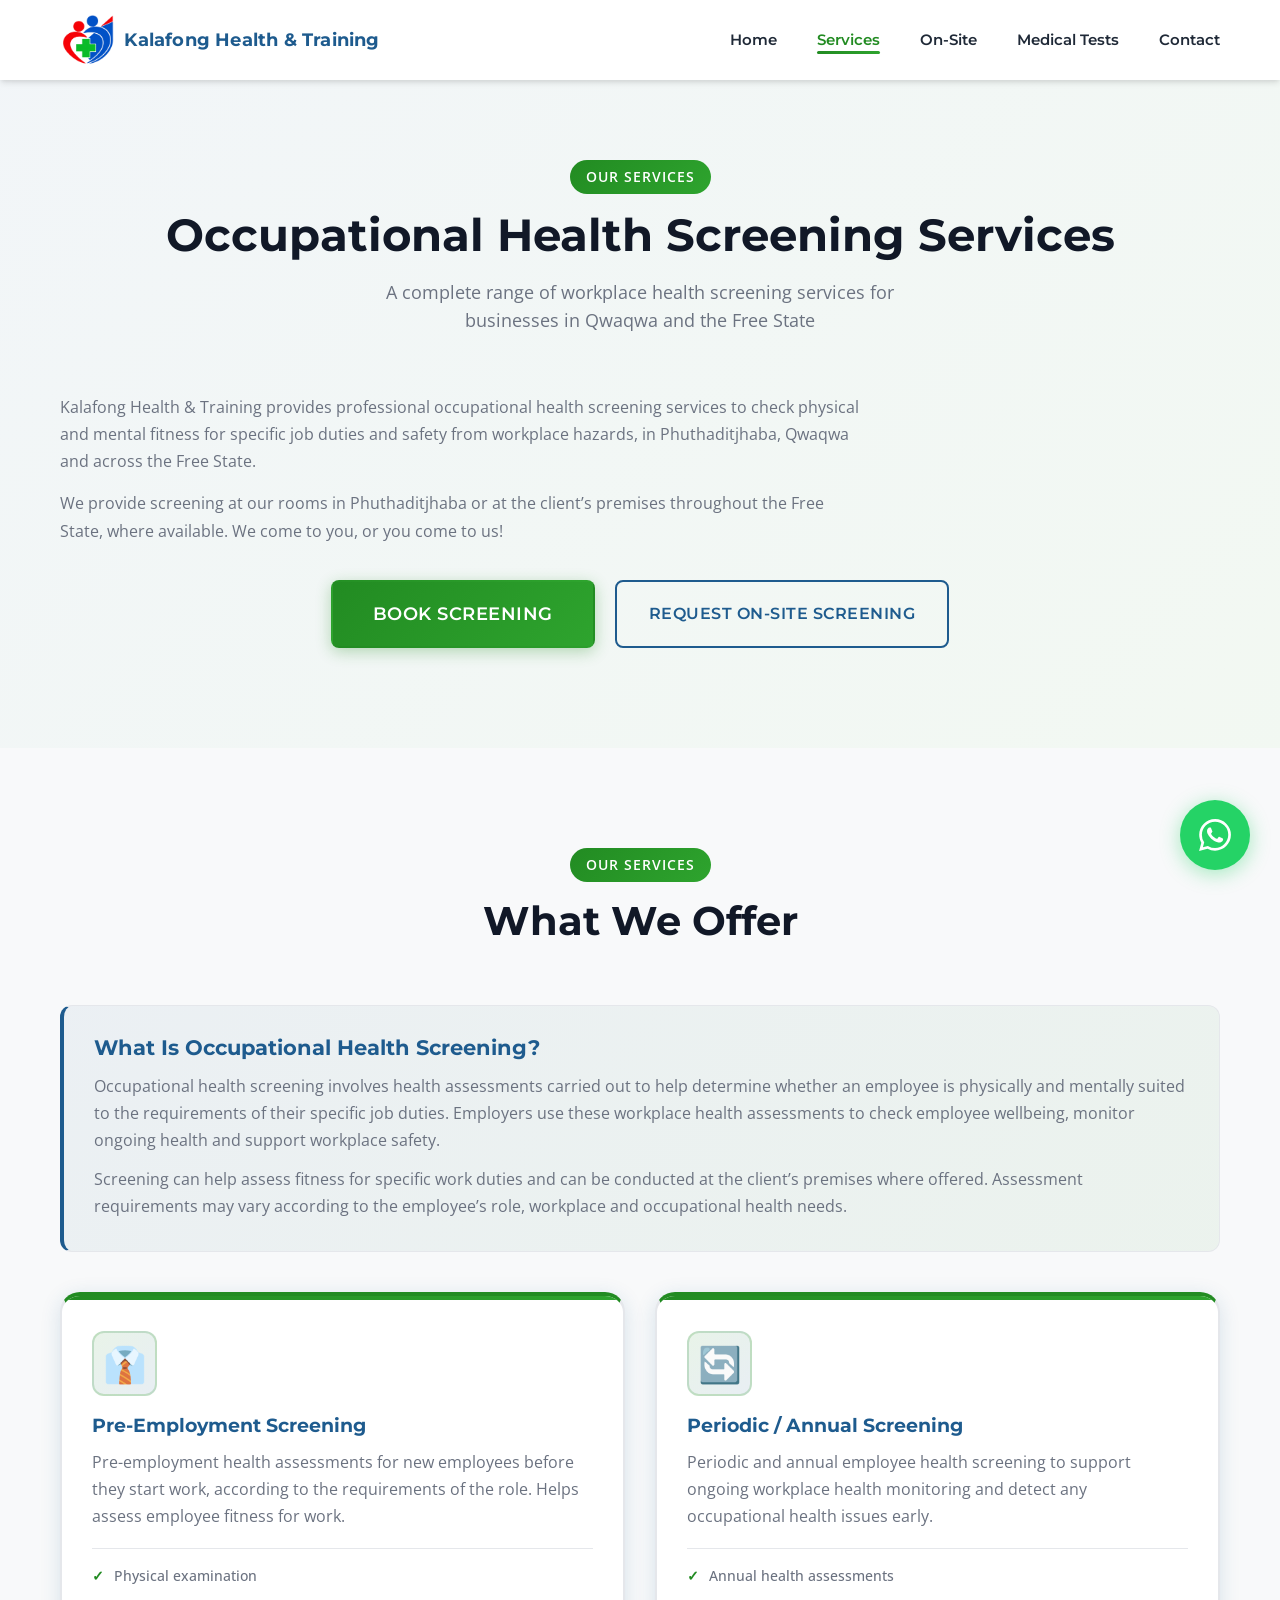
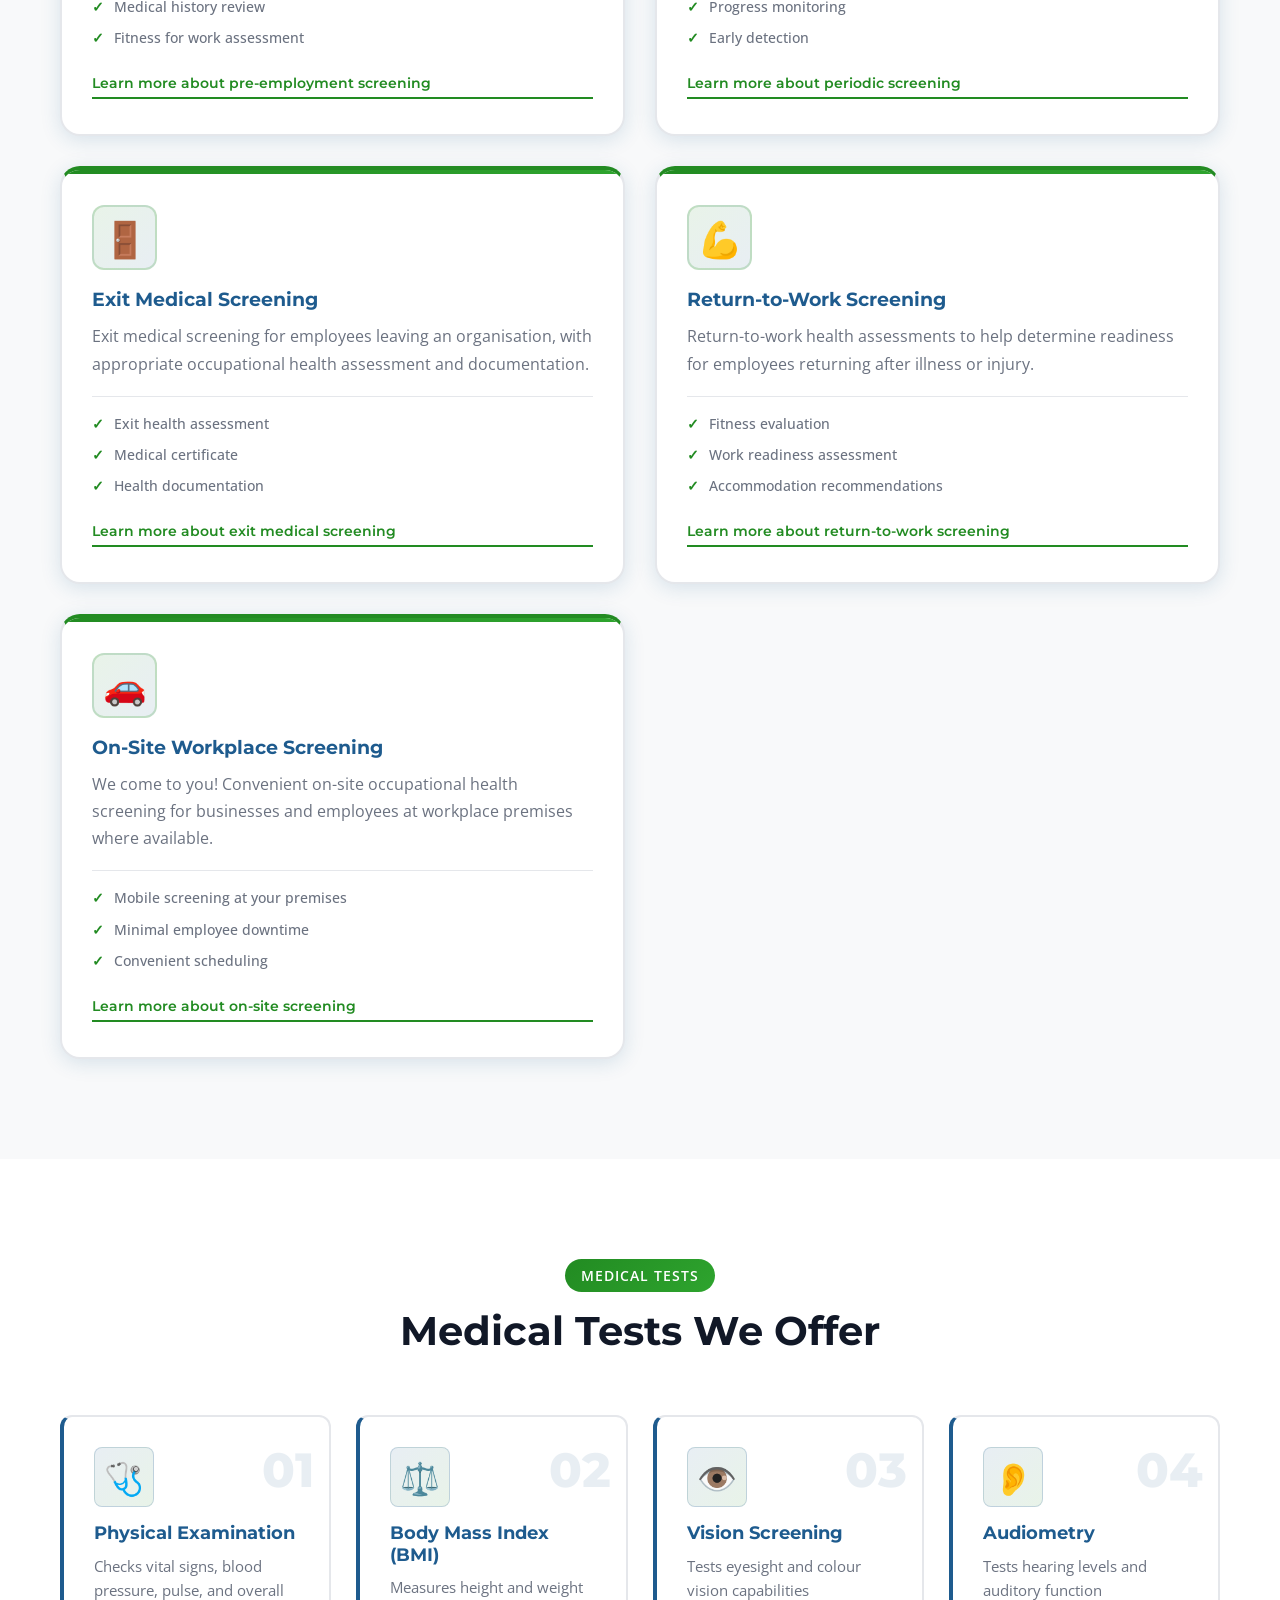
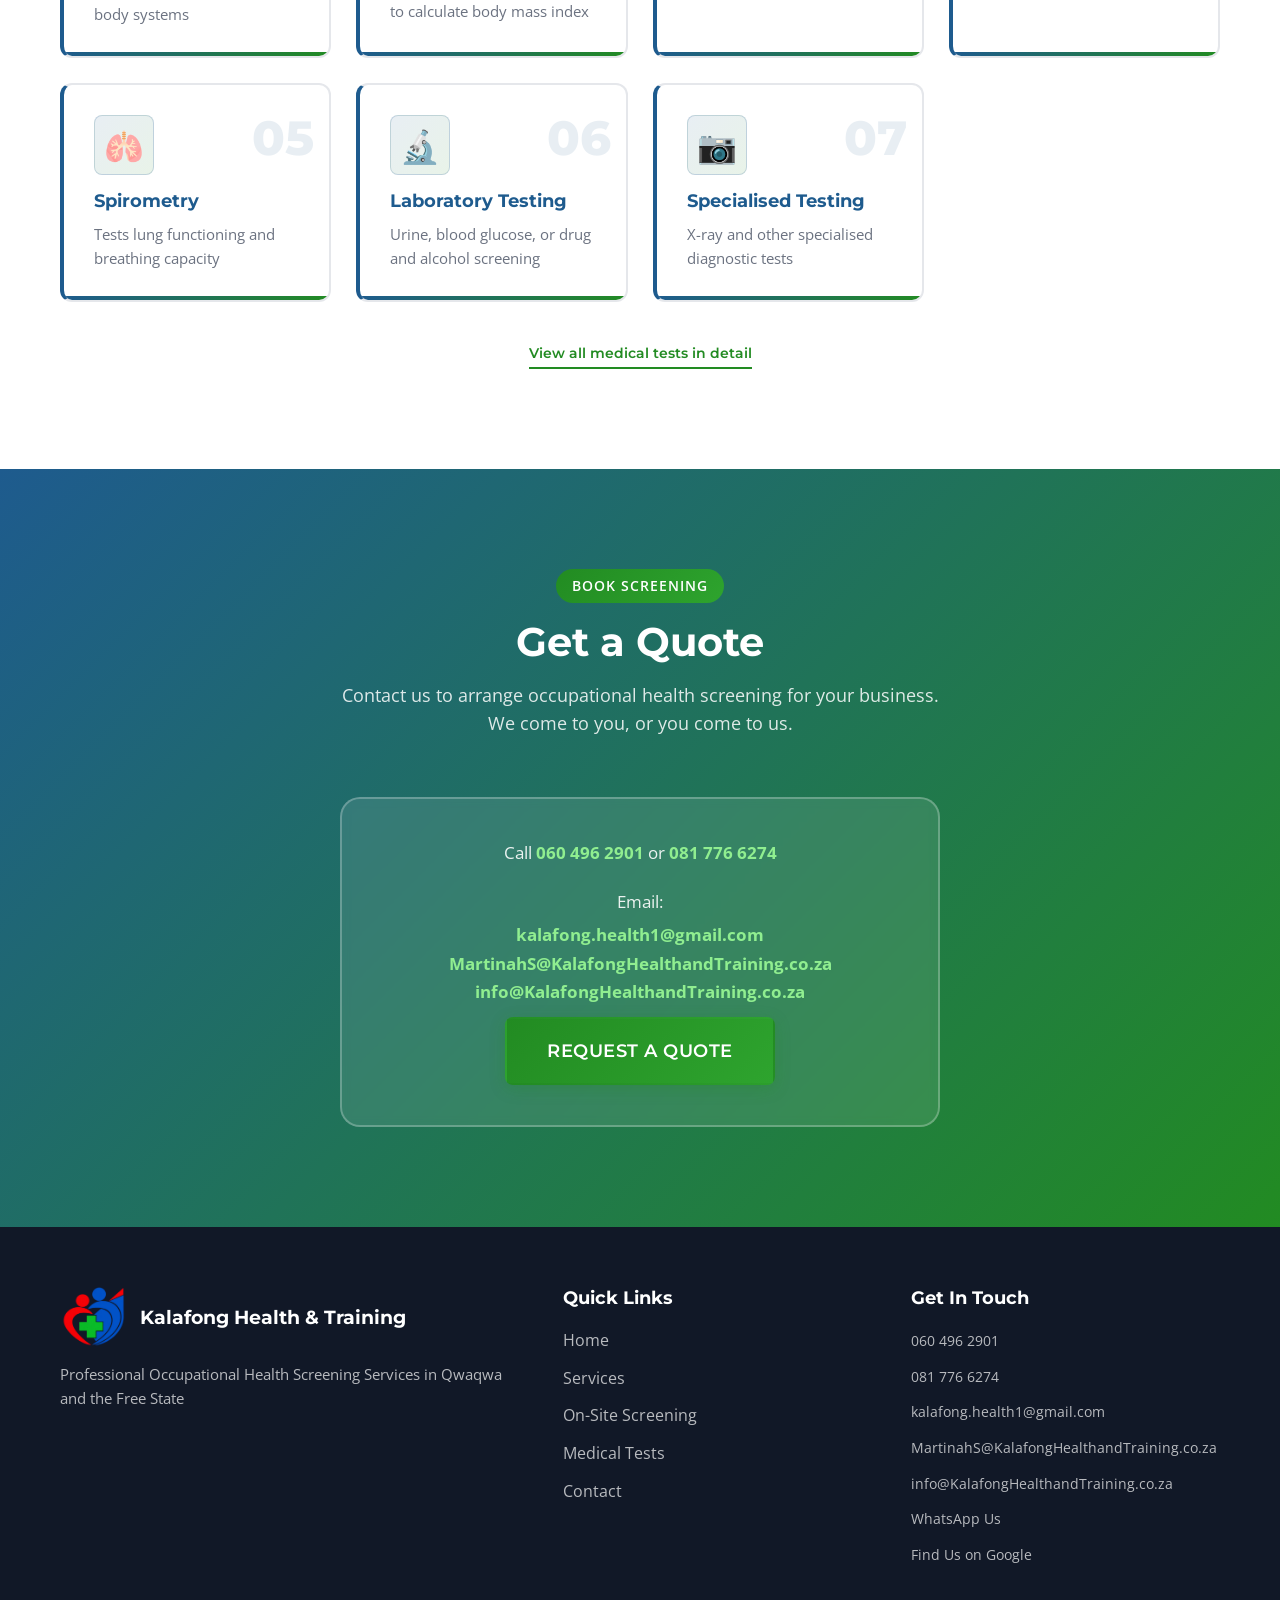
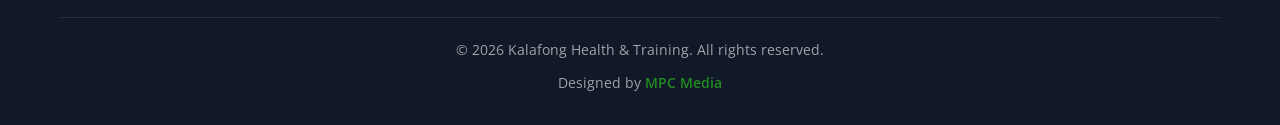
<file: services.html>
<!DOCTYPE html>
<html lang="en">
<head>
    <meta charset="UTF-8">
    <meta name="viewport" content="width=device-width, initial-scale=1.0">
    <meta name="color-scheme" content="light">
    <meta name="title" content="Occupational Health Screening Services in Qwaqwa &amp; Free State | Kalafong Health &amp; Training">
    <meta name="description" content="Occupational health screening services in Phuthaditjhaba, Qwaqwa and the Free State. Pre-employment, periodic, exit medical, return-to-work and on-site workplace screening. Free quotes.">
    <meta name="robots" content="index, follow">
    <meta name="author" content="Kalafong Health & Training">
    <meta name="geo.region" content="ZA-FS">
    <meta name="geo.placename" content="Phuthaditjhaba, Qwaqwa">
    <meta name="theme-color" content="#228B22">
    <meta name="google-site-verification" content="3Vqj2quhrqroZYbuWD3YArkjfVL2rGPWimBbfKAuwPE">

    <title>Occupational Health Screening Services in Qwaqwa &amp; Free State | Kalafong Health &amp; Training</title>

    <link rel="canonical" href="https://www.kalafonghealthandtraining.co.za/services.html">

    <link rel="icon" href="favicon.ico" sizes="32x32">
    <link rel="icon" type="image/png" sizes="32x32" href="favicon-32x32.png">
    <link rel="icon" type="image/png" sizes="192x192" href="favicon-192x192.png">
    <link rel="apple-touch-icon" href="apple-touch-icon.png">

    <meta property="og:type" content="website">
    <meta property="og:site_name" content="Kalafong Health & Training">
    <meta property="og:title" content="Occupational Health Screening Services in Qwaqwa &amp; Free State | Kalafong Health &amp; Training">
    <meta property="og:description" content="Occupational health screening services in Phuthaditjhaba, Qwaqwa and the Free State. Pre-employment, periodic, exit medical, return-to-work and on-site workplace screening. Free quotes.">
    <meta property="og:url" content="https://www.kalafonghealthandtraining.co.za/services.html">
    <meta property="og:image" content="https://www.kalafonghealthandtraining.co.za/kalafong-health-training-logo.png">
    <meta property="og:image:alt" content="Kalafong Health & Training">
    <meta property="og:locale" content="en_ZA">

    <meta name="twitter:card" content="summary">
    <meta name="twitter:title" content="Occupational Health Screening Services in Qwaqwa &amp; Free State | Kalafong Health &amp; Training">
    <meta name="twitter:description" content="Occupational health screening services in Phuthaditjhaba, Qwaqwa and the Free State. Pre-employment, periodic, exit medical, return-to-work and on-site workplace screening.">
    <meta name="twitter:image" content="https://www.kalafonghealthandtraining.co.za/kalafong-health-training-logo.png">

    <script type="application/ld+json">
    {
        "@context": "https://schema.org",
        "@type": "Service",
        "serviceType": "Occupational Health Screening",
        "provider": {
            "@type": "MedicalBusiness",
            "name": "Kalafong Health & Training",
            "url": "https://www.kalafonghealthandtraining.co.za/",
            "logo": "https://www.kalafonghealthandtraining.co.za/kalafong-health-training-logo.png",
            "telephone": "+27604962901",
            "email": "kalafong.health1@gmail.com",
            "address": {
                "@type": "PostalAddress",
                "streetAddress": "721C Mahanke Street, Beirut",
                "addressLocality": "Phuthaditjhaba",
                "addressRegion": "Qwaqwa, Free State",
                "postalCode": "9868",
                "addressCountry": "ZA"
            }
        },
        "areaServed": ["Qwaqwa", "Phuthaditjhaba", "Free State", "South Africa"]
    }
    </script>

    <link rel="stylesheet" href="styles.css">
    <link rel="preconnect" href="https://fonts.googleapis.com">
    <link rel="preconnect" href="https://fonts.gstatic.com" crossorigin>
    <link href="https://fonts.googleapis.com/css2?family=Montserrat:wght@400;500;600;700;800&family=Open+Sans:wght@400;500;600&display=swap" rel="stylesheet">
</head>
<body>
    <a href="#main-content" class="skip-link">Skip to main content</a>
    <nav class="navbar" id="navbar">
        <div class="nav-container">
            <a href="index.html" class="nav-logo">
                <img src="kalafong-health-training-logo.webp" alt="Kalafong Health & Training" class="logo-img" width="130" height="120" fetchpriority="high">
                <span class="logo-text">Kalafong Health &amp; Training</span>
            </a>
            <button class="nav-toggle" id="nav-toggle" aria-label="Toggle navigation menu" aria-expanded="false" aria-controls="nav-menu">
                <span class="hamburger"></span>
            </button>
            <ul class="nav-menu" id="nav-menu">
                <li><a href="index.html" class="nav-link">Home</a></li>
                <li><a href="services.html" class="nav-link">Services</a></li>
                <li><a href="on-site-screening.html" class="nav-link">On-Site</a></li>
                <li><a href="medical-tests.html" class="nav-link">Medical Tests</a></li>
                <li><a href="contact.html" class="nav-link">Contact</a></li>
            </ul>
        </div>
    </nav>

    <main id="main-content">

    <section id="services" class="service-detail page-hero" aria-label="Occupational Health Screening Services">
        <div class="container">
            <div class="section-header">
                <span class="section-tag">Our Services</span>
                <h1 class="section-title">Occupational Health Screening Services</h1>
                <p class="section-subtitle">A complete range of workplace health screening services for businesses in Qwaqwa and the Free State</p>
            </div>
            <div class="service-detail-body">
                <p>
                    Kalafong Health &amp; Training provides professional occupational health screening services to check physical and mental fitness for specific job duties and safety from workplace hazards, in Phuthaditjhaba, Qwaqwa and across the Free State.
                </p>
                <p>
                    We provide screening at our rooms in Phuthaditjhaba or at the client&rsquo;s premises throughout the Free State, where available. We come to you, or you come to us!
                </p>
            </div>
            <div class="cta-card" style="text-align:center; margin-top:35px;">
                <a href="contact.html" class="btn btn-primary btn-large">Book Screening</a>
                <a href="on-site-screening.html" class="btn btn-secondary" style="margin-left:10px;">Request On-Site Screening</a>
            </div>
        </div>
    </section>

    <section class="service-detail" aria-label="Occupational health screening services we offer" style="background: var(--off-white);">
        <div class="container">
            <div class="section-header">
                <span class="section-tag">Our Services</span>
                <h2 class="section-title">What We Offer</h2>
            </div>
            <div class="occupational-health-intro">
                <h3>What Is Occupational Health Screening?</h3>
                <p>
                    Occupational health screening involves health assessments carried out to help determine whether an employee is physically and mentally suited to the requirements of their specific job duties. Employers use these workplace health assessments to check employee wellbeing, monitor ongoing health and support workplace safety.
                </p>
                <p>
                    Screening can help assess fitness for specific work duties and can be conducted at the client&rsquo;s premises where offered. Assessment requirements may vary according to the employee&rsquo;s role, workplace and occupational health needs.
                </p>
            </div>
            <div class="services-grid">
                <div class="service-card">
                    <div class="service-icon">&#x1F454;</div>
                    <h3 class="service-title">Pre-Employment Screening</h3>
                    <p class="service-description">
                        Pre-employment health assessments for new employees before they start work, according to the requirements of the role. Helps assess employee fitness for work.
                    </p>
                    <ul class="service-features">
                        <li>Physical examination</li>
                        <li>Medical history review</li>
                        <li>Fitness for work assessment</li>
                    </ul>
                    <a href="pre-employment-screening.html" class="service-link">Learn more about pre-employment screening</a>
                </div>
                <div class="service-card">
                    <div class="service-icon">&#x1F504;</div>
                    <h3 class="service-title">Periodic / Annual Screening</h3>
                    <p class="service-description">
                        Periodic and annual employee health screening to support ongoing workplace health monitoring and detect any occupational health issues early.
                    </p>
                    <ul class="service-features">
                        <li>Annual health assessments</li>
                        <li>Progress monitoring</li>
                        <li>Early detection</li>
                    </ul>
                    <a href="periodic-screening.html" class="service-link">Learn more about periodic screening</a>
                </div>
                <div class="service-card">
                    <div class="service-icon">&#x1F6AA;</div>
                    <h3 class="service-title">Exit Medical Screening</h3>
                    <p class="service-description">
                        Exit medical screening for employees leaving an organisation, with appropriate occupational health assessment and documentation.
                    </p>
                    <ul class="service-features">
                        <li>Exit health assessment</li>
                        <li>Medical certificate</li>
                        <li>Health documentation</li>
                    </ul>
                    <a href="exit-medical-screening.html" class="service-link">Learn more about exit medical screening</a>
                </div>
                <div class="service-card">
                    <div class="service-icon">&#x1F4AA;</div>
                    <h3 class="service-title">Return-to-Work Screening</h3>
                    <p class="service-description">
                        Return-to-work health assessments to help determine readiness for employees returning after illness or injury.
                    </p>
                    <ul class="service-features">
                        <li>Fitness evaluation</li>
                        <li>Work readiness assessment</li>
                        <li>Accommodation recommendations</li>
                    </ul>
                    <a href="return-to-work-screening.html" class="service-link">Learn more about return-to-work screening</a>
                </div>
                <div class="service-card">
                    <div class="service-icon">&#x1F697;</div>
                    <h3 class="service-title">On-Site Workplace Screening</h3>
                    <p class="service-description">
                        We come to you! Convenient on-site occupational health screening for businesses and employees at workplace premises where available.
                    </p>
                    <ul class="service-features">
                        <li>Mobile screening at your premises</li>
                        <li>Minimal employee downtime</li>
                        <li>Convenient scheduling</li>
                    </ul>
                    <a href="on-site-screening.html" class="service-link">Learn more about on-site screening</a>
                </div>
            </div>
        </div>
    </section>

    <section class="service-detail" aria-label="Occupational health medical tests" style="background: var(--white);">
        <div class="container">
            <div class="section-header">
                <span class="section-tag">Medical Tests</span>
                <h2 class="section-title">Medical Tests We Offer</h2>
            </div>
            <div class="tests-grid" style="grid: repeat(auto-fit, minmax(250px, 1fr));">
                <div class="test-card">
                    <span class="test-number">01</span>
                    <div class="test-icon">&#x1FA7A;</div>
                    <h3 class="test-title">Physical Examination</h3>
                    <p class="test-description">Checks vital signs, blood pressure, pulse, and overall body systems</p>
                </div>
                <div class="test-card">
                    <span class="test-number">02</span>
                    <div class="test-icon">&#x2696;&#xFE0F;</div>
                    <h3 class="test-title">Body Mass Index (BMI)</h3>
                    <p class="test-description">Measures height and weight to calculate body mass index</p>
                </div>
                <div class="test-card">
                    <span class="test-number">03</span>
                    <div class="test-icon">&#x1F441;&#xFE0F;</div>
                    <h3 class="test-title">Vision Screening</h3>
                    <p class="test-description">Tests eyesight and colour vision capabilities</p>
                </div>
                <div class="test-card">
                    <span class="test-number">04</span>
                    <div class="test-icon">&#x1F442;</div>
                    <h3 class="test-title">Audiometry</h3>
                    <p class="test-description">Tests hearing levels and auditory function</p>
                </div>
                <div class="test-card">
                    <span class="test-number">05</span>
                    <div class="test-icon">&#x1FAC1;</div>
                    <h3 class="test-title">Spirometry</h3>
                    <p class="test-description">Tests lung functioning and breathing capacity</p>
                </div>
                <div class="test-card">
                    <span class="test-number">06</span>
                    <div class="test-icon">&#x1F52C;</div>
                    <h3 class="test-title">Laboratory Testing</h3>
                    <p class="test-description">Urine, blood glucose, or drug and alcohol screening</p>
                </div>
                <div class="test-card">
                    <span class="test-number">07</span>
                    <div class="test-icon">&#x1F4F7;</div>
                    <h3 class="test-title">Specialised Testing</h3>
                    <p class="test-description">X-ray and other specialised diagnostic tests</p>
                </div>
            </div>
            <div style="text-align:center; margin-top:30px;">
                <a href="medical-tests.html" class="service-link-inline">View all medical tests in detail</a>
            </div>
        </div>
    </section>

    <section class="service-detail" aria-label="Get a quote for occupational health screening" style="background: var(--gradient-primary); color: var(--white);">
        <div class="container" style="text-align:center;">
            <div class="section-header">
                <span class="section-tag">Book Screening</span>
                <h2 class="section-title" style="color: var(--white);">Get a Quote</h2>
                <p class="section-subtitle" style="color: rgba(255,255,255,0.85);">Contact us to arrange occupational health screening for your business. We come to you, or you come to us.</p>
            </div>
            <div class="on-site-text" style="max-width:600px; margin:0 auto;">
                <p>Call <a href="tel:+27604962901" style="color:#90EE90; font-weight:700;">060 496 2901</a> or <a href="tel:+27817766274" style="color:#90EE90; font-weight:700;">081 776 6274</a></p>
                <p style="margin-bottom: 5px;">Email:</p>
                <p style="margin-bottom: 0;"><a href="mailto:kalafong.health1@gmail.com" style="color:#90EE90; font-weight:700;">kalafong.health1@<wbr>gmail.com</a></p>
                <p style="margin-bottom: 0;"><a href="mailto:MartinahS@KalafongHealthandTraining.co.za" style="color:#90EE90; font-weight:700;">MartinahS@<wbr>KalafongHealthandTraining<wbr>.co.za</a></p>
                <p style="margin-bottom: 0;"><a href="mailto:info@KalafongHealthandTraining.co.za" style="color:#90EE90; font-weight:700;">info@<wbr>KalafongHealthandTraining<wbr>.co.za</a></p>
                <a href="contact.html" class="btn btn-primary btn-large">Request a Quote</a>
            </div>
        </div>
    </section>

    </main>

    <footer class="footer">
        <div class="container">
            <div class="footer-content">
                <div class="footer-brand">
                    <div class="footer-brand-top">
                        <img src="kalafong-health-training-logo.webp" alt="Kalafong Health & Training" class="footer-logo" width="130" height="120" loading="lazy">
                        <span class="footer-brand-name">Kalafong Health &amp; Training</span>
                    </div>
                    <p class="footer-tagline">Professional Occupational Health Screening Services in Qwaqwa and the Free State</p>
                </div>
                <div class="footer-links">
                    <h4>Quick Links</h4>
                    <ul>
                        <li><a href="index.html">Home</a></li>
                        <li><a href="services.html">Services</a></li>
                        <li><a href="on-site-screening.html">On-Site Screening</a></li>
                        <li><a href="medical-tests.html">Medical Tests</a></li>
                        <li><a href="contact.html">Contact</a></li>
                    </ul>
                </div>
                <div class="footer-social">
                    <h4>Get In Touch</h4>
                    <div class="footer-contact-links">
                        <p><a href="tel:+27604962901">060 496 2901</a></p>
                        <p><a href="tel:+27817766274">081 776 6274</a></p>
                        <p><a href="mailto:kalafong.health1@gmail.com">kalafong.health1@<wbr>gmail.com</a></p>
                        <p><a href="mailto:MartinahS@KalafongHealthandTraining.co.za">MartinahS@<wbr>KalafongHealthandTraining<wbr>.co.za</a></p>
                        <p><a href="mailto:info@KalafongHealthandTraining.co.za">info@<wbr>KalafongHealthandTraining<wbr>.co.za</a></p>
                        <p><a href="https://wa.me/27604962901" target="_blank" rel="noopener noreferrer">WhatsApp Us</a></p>
                        <p><a href="https://share.google/9CZQmy174Jgth57Wq" target="_blank" rel="noopener noreferrer">Find Us on Google</a></p>
                    </div>
                </div>
            </div>
            <div class="footer-bottom">
                <p>&copy; 2026 Kalafong Health &amp; Training. All rights reserved.</p>
                <p class="designed-by">Designed by <a href="https://www.mpcconsulting.co.za" target="_blank" rel="noopener noreferrer">MPC Media</a></p>
            </div>
        </div>
    </footer>

    <a href="https://wa.me/27604962901?text=Hello%20Sister%20Martinah%2C%20I%20would%20like%20to%20inquire%20about%20occupational%20health%20screening."
       class="whatsapp-float"
       target="_blank"
       rel="noopener noreferrer"
       aria-label="Chat on WhatsApp">
        <svg viewBox="0 0 24 24" width="32" height="32">
            <path fill="#FFFFFF" d="M17.472 14.382c-.297-.149-1.758-.867-2.03-.967-.273-.099-.471-.148-.67.15-.197.297-.767.966-.94 1.164-.173.199-.347.223-.644.075-.297-.15-1.255-.463-2.39-1.475-.883-.788-1.48-1.761-1.653-2.059-.173-.297-.018-.458.13-.606.134-.133.298-.347.446-.52.149-.174.198-.298.298-.497.099-.198.05-.371-.025-.52-.075-.149-.669-1.612-.916-2.207-.242-.579-.487-.5-.669-.51-.173-.008-.371-.01-.57-.01-.198 0-.52.074-.792.372-.272.297-1.04 1.016-1.04 2.479 0 1.462 1.065 2.875 1.213 3.074.149.198 2.096 3.2 5.077 4.487.709.306 1.262.489 1.694.625.712.227 1.36.195 1.871.118.571-.085 1.758-.719 2.006-1.413.248-.694.248-1.289.173-1.413-.074-.124-.272-.198-.57-.347m-5.421 7.403h-.004a9.87 9.87 0 01-5.031-1.378l-.361-.214-3.741.982.998-3.648-.235-.374a9.86 9.86 0 01-1.51-5.26c.001-5.45 4.436-9.884 9.888-9.884 2.64 0 5.122 1.03 6.988 2.898a9.825 9.825 0 012.893 6.994c-.003 5.45-4.437 9.884-9.885 9.884m8.413-18.297A11.815 11.815 0 0012.05 0C5.495 0 .16 5.335.157 11.892c0 2.096.547 4.142 1.588 5.945L.057 24l6.305-1.654a11.882 11.882 0 005.683 1.448h.005c6.554 0 11.89-5.335 11.893-11.893a11.821 11.821 0 00-3.48-8.413z"/>
        </svg>
        <span class="whatsapp-tooltip">Chat with Sister Martinah</span>
    </a>

    <button class="scroll-top" id="scroll-top" aria-label="Scroll to top">
        <svg viewBox="0 0 24 24" width="24" height="24">
            <path fill="currentColor" d="M7.41 15.41L12 10.83l4.59 4.58L18 14l-6-6-6 6z"/>
        </svg>
    </button>

    <script src="script.js"></script>
</body>
</html>
</file>
<file: styles.css>
/* ========================================
   CSS Variables & Root Configuration
   ======================================== */
:root {
    color-scheme: light;
    
    /* Primary Colors (Matching Logo) */
    --medical-green: #228B22;
    --medical-green-light: #2EA42E;
    --professional-blue: #1E5B8E;
    --professional-blue-light: #2874A6;
    --medical-red: #C41E3A;
    --medical-red-light: #E74C3C;
    
    /* Supporting Colors */
    --white: #FFFFFF;
    --off-white: #F8F9FA;
    --light-gray: #F5F7FA;
    --medium-gray: #E5E7EB;
    --dark-gray: #6B7280;
    --dark-text: #1F2937;
    --darker-text: #111827;
    
    /* Gradients */
    --gradient-primary: linear-gradient(135deg, var(--professional-blue) 0%, var(--medical-green) 100%);
    --gradient-secondary: linear-gradient(135deg, var(--medical-green) 0%, var(--medical-green-light) 100%);
    --gradient-hero: linear-gradient(135deg, #1a365d 0%, #1e5B8E 50%, #228B22 100%);
    
    /* Shadows */
    --shadow-sm: 0 1px 2px 0 rgba(0, 0, 0, 0.05);
    --shadow-md: 0 4px 6px -1px rgba(0, 0, 0, 0.1), 0 2px 4px -1px rgba(0, 0, 0, 0.06);
    --shadow-lg: 0 10px 15px -3px rgba(0, 0, 0, 0.1), 0 4px 6px -2px rgba(0, 0, 0, 0.05);
    --shadow-xl: 0 20px 25px -5px rgba(0, 0, 0, 0.1), 0 10px 10px -5px rgba(0, 0, 0, 0.04);
    --shadow-card: 0 4px 20px rgba(30, 91, 142, 0.15);
    
    /* Typography */
    --font-primary: 'Montserrat', sans-serif;
    --font-secondary: 'Open Sans', sans-serif;
    
    /* Spacing */
    --section-padding: 100px 0;
    --container-max: 1200px;
    
    /* Transitions */
    --transition-fast: 0.2s ease;
    --transition-normal: 0.3s ease;
    --transition-slow: 0.5s ease;
    
    /* Border Radius */
    --radius-sm: 8px;
    --radius-md: 12px;
    --radius-lg: 20px;
    --radius-full: 50%;
}

/* ========================================
   Reset & Base Styles
   ======================================== */
*, *::before, *::after {
    margin: 0;
    padding: 0;
    box-sizing: border-box;
}

html {
    scroll-behavior: smooth;
    font-size: 16px;
    overflow-x: hidden;
}

body {
    font-family: var(--font-secondary);
    color: var(--dark-text);
    line-height: 1.6;
    background-color: var(--white);
    overflow-x: hidden;
}

h1, h2, h3, h4, h5, h6 {
    font-family: var(--font-primary);
    font-weight: 700;
    line-height: 1.2;
    color: var(--darker-text);
}

a {
    text-decoration: none;
    color: inherit;
    transition: var(--transition-fast);
}

img {
    max-width: 100%;
    height: auto;
    display: block;
}

ul {
    list-style: none;
}

.container {
    max-width: var(--container-max);
    margin: 0 auto;
    padding: 0 20px;
}

/* ========================================
   Accessibility: Skip Link & Focus States
   ======================================== */
.skip-link {
    position: absolute;
    top: -100px;
    left: 20px;
    background: var(--medical-green);
    color: var(--white);
    padding: 12px 24px;
    border-radius: var(--radius-sm);
    font-family: var(--font-primary);
    font-weight: 600;
    font-size: 0.95rem;
    z-index: 2000;
    transition: top var(--transition-fast);
}

.skip-link:focus {
    top: 20px;
}

a:focus-visible,
button:focus-visible,
input:focus-visible,
select:focus-visible,
textarea:focus-visible {
    outline: 3px solid var(--professional-blue);
    outline-offset: 2px;
}

/* ========================================
   Button Styles
   ======================================== */
.btn {
    display: inline-flex;
    align-items: center;
    justify-content: center;
    padding: 14px 32px;
    font-family: var(--font-primary);
    font-weight: 600;
    font-size: 1rem;
    border-radius: var(--radius-sm);
    cursor: pointer;
    transition: var(--transition-normal);
    border: 2px solid transparent;
    text-transform: uppercase;
    letter-spacing: 0.5px;
}

.btn-primary {
    background: var(--gradient-secondary);
    color: var(--white);
    box-shadow: 0 4px 15px rgba(34, 139, 34, 0.3);
}

.btn-primary:hover {
    transform: translateY(-2px);
    box-shadow: 0 6px 20px rgba(34, 139, 34, 0.4);
}

.btn-secondary {
    background: transparent;
    color: var(--white);
    border-color: var(--white);
}

.btn-secondary:hover {
    background: var(--white);
    color: var(--professional-blue);
}

.btn-whatsapp {
    background: #25D366;
    color: var(--white);
    padding: 12px 24px;
}

.btn-whatsapp:hover {
    background: #20BA5C;
    transform: translateY(-2px);
}

.btn-large {
    padding: 18px 40px;
    font-size: 1.1rem;
}

/* ========================================
   Navigation
   ======================================== */
.navbar {
    position: fixed;
    top: 0;
    left: 0;
    right: 0;
    background: rgba(255, 255, 255, 0.98);
    backdrop-filter: blur(10px);
    box-shadow: var(--shadow-md);
    z-index: 1000;
    padding: 15px 0;
    transition: var(--transition-normal);
}

.navbar.scrolled {
    padding: 10px 0;
    box-shadow: var(--shadow-lg);
}

.nav-container {
    max-width: var(--container-max);
    margin: 0 auto;
    padding: 0 20px;
    display: flex;
    align-items: center;
    justify-content: space-between;
}

.nav-logo {
    display: flex;
    align-items: center;
    gap: 10px;
    text-decoration: none;
}

.logo-img {
    height: 50px;
    width: auto;
    transition: var(--transition-fast);
}

.logo-img:hover {
    transform: scale(1.05);
}

.logo-text {
    font-family: var(--font-primary);
    font-weight: 700;
    font-size: 1.1rem;
    line-height: 1.2;
    color: var(--professional-blue);
    letter-spacing: 0.2px;
    white-space: nowrap;
}

.nav-menu {
    display: flex;
    align-items: center;
    gap: 40px;
}

.nav-link {
    font-family: var(--font-primary);
    font-weight: 600;
    font-size: 0.95rem;
    color: var(--dark-text);
    position: relative;
    padding: 5px 0;
}

.nav-link::after {
    content: '';
    position: absolute;
    bottom: 0;
    left: 0;
    width: 0;
    height: 3px;
    background: var(--gradient-secondary);
    border-radius: 2px;
    transition: var(--transition-normal);
}

.nav-link:hover::after,
.nav-link.active::after {
    width: 100%;
}

.nav-link:hover,
.nav-link.active {
    color: var(--medical-green);
}

.nav-toggle {
    display: none;
    background: none;
    border: none;
    cursor: pointer;
    padding: 10px;
}

.hamburger {
    display: block;
    width: 25px;
    height: 3px;
    background: var(--dark-text);
    position: relative;
    transition: var(--transition-fast);
}

.hamburger::before,
.hamburger::after {
    content: '';
    position: absolute;
    width: 25px;
    height: 3px;
    background: var(--dark-text);
    transition: var(--transition-fast);
}

.hamburger::before {
    top: -8px;
}

.hamburger::after {
    top: 8px;
}

.nav-toggle.active .hamburger {
    background: transparent;
}

.nav-toggle.active .hamburger::before {
    top: 0;
    transform: rotate(45deg);
}

.nav-toggle.active .hamburger::after {
    top: 0;
    transform: rotate(-45deg);
}

/* ========================================
   Hero Section
   ======================================== */
.hero {
    min-height: 100vh;
    display: flex;
    align-items: center;
    background: var(--gradient-hero);
    padding: 120px 20px 80px;
    position: relative;
    overflow: hidden;
}

.hero::before {
    content: '';
    position: absolute;
    top: 0;
    left: 0;
    right: 0;
    bottom: 0;
    background: url("data:image/svg+xml,%3Csvg width='60' height='60' viewBox='0 0 60 60' xmlns='http://www.w3.org/2000/svg'%3E%3Cg fill='none' fill-rule='evenodd'%3E%3Cg fill='%23ffffff' fill-opacity='0.05'%3E%3Cpath d='M36 34v-4h-2v4h-4v2h4v4h2v-4h4v-2h-4zm0-30V0h-2v4h-4v2h4v4h2V6h4V4h-4zM6 34v-4H4v4H0v2h4v4h2v-4h4v-2H6zM6 4V0H4v4H0v2h4v4h2V6h4V4H6z'/%3E%3C/g%3E%3C/g%3E%3C/svg%3E");
    opacity: 0.5;
}

.hero-content {
    flex: 1;
    max-width: 650px;
    z-index: 1;
    animation: fadeInUp 0.8s ease;
}

.hero-badge {
    display: inline-block;
    background: rgba(255, 255, 255, 0.15);
    color: var(--white);
    padding: 8px 20px;
    border-radius: 30px;
    font-size: 0.9rem;
    font-weight: 600;
    margin-bottom: 20px;
    backdrop-filter: blur(5px);
    border: 2px solid var(--medical-red);
}

.hero-title {
    font-size: 3.5rem;
    color: var(--white);
    margin-bottom: 20px;
    line-height: 1.1;
}

.hero-title .highlight {
    color: #90EE90;
    position: relative;
}

.hero-subtitle {
    font-size: 1.2rem;
    color: rgba(255, 255, 255, 0.9);
    margin-bottom: 30px;
    line-height: 1.7;
}

.hero-cta {
    display: flex;
    gap: 15px;
    margin-bottom: 40px;
    flex-wrap: wrap;
}

.hero-features {
    display: flex;
    flex-wrap: wrap;
    gap: 20px;
}

.feature {
    display: flex;
    align-items: center;
    gap: 8px;
    color: var(--white);
    font-size: 0.95rem;
}

.feature-icon {
    width: 24px;
    height: 24px;
    background: var(--medical-green);
    border-radius: var(--radius-full);
    display: flex;
    align-items: center;
    justify-content: center;
    font-size: 0.8rem;
}

.hero-image {
    flex: 1;
    display: flex;
    justify-content: center;
    align-items: center;
    z-index: 1;
}

.hero-logo-wrap {
    position: relative;
    display: flex;
    justify-content: center;
    width: 100%;
    max-width: 420px;
}

.hero-logo {
    max-width: 420px;
    width: 100%;
    filter: drop-shadow(0 4px 10px rgba(0, 0, 0, 0.18)) drop-shadow(0 0 25px rgba(255, 255, 255, 0.06));
    animation: float 4s ease-in-out infinite;
    position: relative;
    z-index: 2;
}

.hero-logo-shadow {
    position: absolute;
    left: 50%;
    bottom: -14px;
    width: 58%;
    height: 24px;
    border-radius: 50%;
    background: radial-gradient(ellipse at center, rgba(0, 0, 0, 0.42) 0%, rgba(0, 0, 0, 0.18) 45%, rgba(0, 0, 0, 0) 72%);
    filter: blur(5px);
    transform: translateX(-50%) scale(1);
    opacity: 0.85;
    animation: logoShadow 4s ease-in-out infinite;
    pointer-events: none;
    z-index: 0;
}

@keyframes float {
    0%, 100% { transform: translateY(0) scale(1); }
    50% { transform: translateY(-15px) scale(1.02); }
}

@keyframes logoShadow {
    0%, 100% { transform: translateX(-50%) scale(1); opacity: 0.85; }
    50% { transform: translateX(-50%) scale(0.72); opacity: 0.45; }
}

@keyframes fadeInUp {
    from {
        opacity: 0;
        transform: translateY(30px);
    }
    to {
        opacity: 1;
        transform: translateY(0);
    }
}

/* ========================================
   Marquee Strip
   ======================================== */
.marquee {
    background: var(--darker-text);
    color: var(--white);
    overflow: hidden;
    padding: 18px 0;
    position: relative;
    border-top: 3px solid var(--medical-green);
    border-bottom: 3px solid var(--medical-green);
}

.marquee__track {
    display: flex;
    width: max-content;
    -webkit-animation: marquee-scroll 40s linear infinite;
    animation: marquee-scroll 40s linear infinite;
    will-change: transform;
}

@media (hover: hover) and (pointer: fine) {
    .marquee:hover .marquee__track {
        animation-play-state: paused;
    }
}

.marquee:focus-within .marquee__track {
    animation-play-state: paused;
}

.marquee__group {
    display: flex;
    align-items: center;
    flex-shrink: 0;
}

.marquee__item {
    font-family: var(--font-primary);
    font-size: 1rem;
    font-weight: 600;
    letter-spacing: 0.5px;
    text-transform: uppercase;
    white-space: nowrap;
    padding: 0 28px;
}

.marquee__dot {
    color: var(--medical-green-light);
    font-size: 1.3rem;
    font-weight: 700;
    line-height: 1;
}

@-webkit-keyframes marquee-scroll {
    from { -webkit-transform: translate3d(0, 0, 0); transform: translate3d(0, 0, 0); }
    to { -webkit-transform: translate3d(-50%, 0, 0); transform: translate3d(-50%, 0, 0); }
}

@keyframes marquee-scroll {
    from { transform: translate3d(0, 0, 0); }
    to { transform: translate3d(-50%, 0, 0); }
}

@media (max-width: 768px) {
    .marquee {
        padding: 14px 0;
    }

    .marquee__track {
        -webkit-animation-duration: 28s;
        animation-duration: 28s;
    }

    .marquee__item {
        font-size: 0.85rem;
        padding: 0 18px;
    }

    .marquee__dot {
        font-size: 1.1rem;
    }
}

@media (prefers-reduced-motion: reduce) {
    .marquee__track {
        width: 100%;
        -webkit-animation: none;
        animation: none;
    }

    .marquee__group {
        flex-wrap: wrap;
        justify-content: center;
        row-gap: 10px;
        padding: 6px 0;
    }

    .marquee__group[aria-hidden="true"] {
        display: none;
    }

    .marquee__item {
        padding: 0 14px;
    }
}

/* ========================================
   Section Styles
   ======================================== */
.section-header {
    text-align: center;
    margin-bottom: 60px;
}

.section-tag {
    display: inline-block;
    background: var(--gradient-secondary);
    color: var(--white);
    padding: 6px 16px;
    border-radius: 20px;
    font-size: 0.85rem;
    font-weight: 600;
    text-transform: uppercase;
    letter-spacing: 1px;
    margin-bottom: 15px;
}

.section-title {
    font-size: 2.5rem;
    margin-bottom: 15px;
    color: var(--darker-text);
}

.section-subtitle {
    font-size: 1.1rem;
    color: var(--dark-gray);
    max-width: 600px;
    margin: 0 auto;
}

/* ========================================
   About Section
   ======================================== */
.about {
    padding: var(--section-padding);
    background: var(--white);
}

.about-content {
    display: grid;
    grid-template-columns: 1.2fr 0.8fr;
    gap: 60px;
    align-items: center;
}

.about-lead {
    font-size: 1.2rem;
    color: var(--dark-text);
    margin-bottom: 20px;
    line-height: 1.8;
}

.about-text p {
    margin-bottom: 15px;
    color: var(--dark-gray);
}

.about-highlight {
    background: linear-gradient(135deg, rgba(34, 139, 34, 0.1) 0%, rgba(30, 91, 142, 0.1) 100%);
    padding: 20px;
    border-radius: var(--radius-md);
    border-left: 4px solid var(--medical-green);
    margin-top: 25px;
}

.bold-dark {
    font-weight: 900;
    color: #0a0a0a;
    font-size: 1.15em;
}

.about-card {
    background: var(--gradient-primary);
    padding: 40px;
    border-radius: var(--radius-lg);
    color: var(--white);
    text-align: center;
    box-shadow: var(--shadow-xl);
}

.about-card h3 {
    color: var(--white);
    font-size: 1.5rem;
    margin-bottom: 20px;
}

.about-card p {
    color: rgba(255, 255, 255, 0.9);
    line-height: 1.7;
}

.mission-icon {
    font-size: 4rem;
    margin-top: 20px;
}

/* ========================================
   Services Section
   ======================================== */
.services {
    padding: var(--section-padding);
    background: var(--light-gray);
}

.services-grid {
    display: grid;
    grid-template-columns: repeat(2, 1fr);
    gap: 30px;
}

.service-card {
    background: var(--white);
    padding: 35px 30px;
    border-radius: var(--radius-lg);
    box-shadow: var(--shadow-card);
    transition: var(--transition-normal);
    position: relative;
    overflow: hidden;
    border: 2px solid var(--medium-gray);
    border-top: 4px solid var(--medical-green);
    display: flex;
    flex-direction: column;
}

.service-card::before {
    content: '';
    position: absolute;
    top: 0;
    left: 0;
    width: 100%;
    height: 4px;
    background: var(--gradient-secondary);
    transform: scaleX(1);
    transition: var(--transition-normal);
}

.service-card:hover {
    transform: translateY(-8px);
    box-shadow: var(--shadow-xl);
    border-color: var(--medical-green);
}

.service-card:hover::before {
    background: var(--medical-green);
}

.service-icon {
    width: 65px;
    height: 65px;
    background: linear-gradient(135deg, rgba(34, 139, 34, 0.1) 0%, rgba(30, 91, 142, 0.1) 100%);
    border-radius: var(--radius-md);
    display: flex;
    align-items: center;
    justify-content: center;
    font-size: 2.2rem;
    margin-bottom: 18px;
    border: 2px solid rgba(34, 139, 34, 0.2);
    transition: var(--transition-normal);
}

.service-card:hover .service-icon {
    background: var(--gradient-secondary);
    border-color: var(--medical-green);
    transform: scale(1.05);
}

.service-title {
    font-size: 1.2rem;
    margin-bottom: 12px;
    color: var(--professional-blue);
    font-weight: 700;
}

.service-description {
    color: var(--dark-gray);
    margin-bottom: 18px;
    line-height: 1.7;
    flex: 1;
}

.service-features {
    border-top: 1px solid var(--medium-gray);
    padding-top: 15px;
}

.service-features li {
    position: relative;
    padding-left: 22px;
    margin-bottom: 8px;
    color: var(--dark-gray);
    font-size: 0.9rem;
    font-weight: 500;
}

.service-features li::before {
    content: '✓';
    position: absolute;
    left: 0;
    color: var(--medical-green);
    font-weight: 700;
}

/* ========================================
   Tests Section
   ======================================== */
.tests {
    padding: var(--section-padding);
    background: var(--white);
}

.tests-grid {
    display: grid;
    grid-template-columns: repeat(auto-fit, minmax(250px, 1fr));
    gap: 25px;
}

.test-card {
    background: var(--white);
    padding: 30px;
    border-radius: var(--radius-md);
    border: 2px solid var(--medium-gray);
    border-left: 4px solid var(--professional-blue);
    transition: var(--transition-normal);
    position: relative;
    overflow: hidden;
}

.test-card::after {
    content: '';
    position: absolute;
    bottom: 0;
    left: 0;
    width: 100%;
    height: 4px;
    background: var(--gradient-primary);
    transform: scaleX(1);
    transition: var(--transition-normal);
}

.test-card:hover {
    transform: translateY(-5px);
    box-shadow: var(--shadow-lg);
    border-color: var(--professional-blue);
    border-left-color: var(--medical-green);
}

.test-card:hover::after {
    background: var(--medical-green);
}

.test-number {
    position: absolute;
    top: 15px;
    right: 15px;
    font-size: 3rem;
    font-weight: 800;
    color: rgba(30, 91, 142, 0.1);
    font-family: var(--font-primary);
}

.test-icon {
    width: 60px;
    height: 60px;
    background: linear-gradient(135deg, rgba(30, 91, 142, 0.1) 0%, rgba(34, 139, 34, 0.1) 100%);
    border-radius: var(--radius-sm);
    display: flex;
    align-items: center;
    justify-content: center;
    font-size: 2rem;
    margin-bottom: 15px;
    border: 1px solid rgba(30, 91, 142, 0.2);
}

.test-card:hover .test-icon {
    background: var(--gradient-primary);
    border-color: var(--professional-blue);
}

.test-title {
    font-size: 1.1rem;
    color: var(--professional-blue);
    margin-bottom: 10px;
}

.test-description {
    color: var(--dark-gray);
    font-size: 0.95rem;
    line-height: 1.6;
}

/* ========================================
   Location Section
   ======================================== */
.location {
    padding: var(--section-padding);
    background: var(--light-gray);
}

.location-content {
    display: grid;
    grid-template-columns: 1fr 1.5fr;
    gap: 40px;
    align-items: start;
}

.location-info {
    display: grid;
    grid-template-columns: 1fr 1fr;
    gap: 20px;
}

.location-card {
    background: var(--white);
    padding: 25px;
    border-radius: var(--radius-md);
    box-shadow: var(--shadow-md);
    transition: var(--transition-normal);
    border: 2px solid var(--medium-gray);
    border-top: 3px solid var(--professional-blue);
}

.location-card:hover {
    transform: translateY(-3px);
    box-shadow: var(--shadow-lg);
    border-color: var(--professional-blue);
}

.location-icon {
    font-size: 2rem;
    margin-bottom: 15px;
    width: 50px;
    height: 50px;
    background: linear-gradient(135deg, rgba(30, 91, 142, 0.1) 0%, rgba(34, 139, 34, 0.1) 100%);
    border-radius: var(--radius-sm);
    display: flex;
    align-items: center;
    justify-content: center;
    border: 1px solid rgba(30, 91, 142, 0.2);
}

.location-card h3 {
    font-size: 1.1rem;
    color: var(--professional-blue);
    margin-bottom: 10px;
}

.location-card p {
    color: var(--dark-gray);
    font-size: 0.95rem;
    line-height: 1.6;
}

.location-map {
    border-radius: var(--radius-lg);
    overflow: hidden;
    box-shadow: var(--shadow-lg);
}

.location-map iframe {
    width: 100%;
    height: 450px;
    border: none;
}

/* ========================================
   Contact Section
   ======================================== */
.contact {
    padding: var(--section-padding);
    background: var(--white);
}

.contact-wrapper {
    display: grid;
    grid-template-columns: 1fr 1.2fr;
    gap: 0;
    border-radius: var(--radius-lg);
    overflow: hidden;
    box-shadow: var(--shadow-xl);
}

/* Left Side - Contact Info */
.contact-left {
    background: var(--gradient-primary);
    padding: 45px 40px;
    color: var(--white);
}

.contact-info-box h3 {
    color: var(--white);
    font-size: 1.6rem;
    margin-bottom: 10px;
}

.contact-intro {
    color: rgba(255, 255, 255, 0.8);
    font-size: 0.95rem;
    margin-bottom: 30px;
    line-height: 1.6;
}

.contact-details {
    display: flex;
    flex-direction: column;
    gap: 22px;
    margin-bottom: 35px;
}

.contact-detail-item {
    display: flex;
    align-items: flex-start;
    gap: 15px;
}

.detail-icon {
    width: 42px;
    height: 42px;
    background: rgba(255, 255, 255, 0.15);
    border-radius: var(--radius-sm);
    display: flex;
    align-items: center;
    justify-content: center;
    flex-shrink: 0;
    color: var(--white);
}

.detail-content {
    display: flex;
    flex-direction: column;
    gap: 3px;
    flex: 1;
    min-width: 0;
}

.detail-label {
    font-size: 0.8rem;
    text-transform: uppercase;
    letter-spacing: 1px;
    color: rgba(255, 255, 255, 0.6);
    font-weight: 600;
}

.detail-value {
    font-size: 0.95rem;
    color: var(--white);
    text-decoration: none;
    transition: var(--transition-fast);
}

.detail-content a.detail-value {
    display: block;
    max-width: 100%;
    line-height: 1.5;
    overflow-wrap: break-word;
    word-break: normal;
    white-space: normal;
    text-align: left;
}

a.detail-value:hover {
    color: #90EE90;
}

.contact-social {
    padding-top: 25px;
    border-top: 1px solid rgba(255, 255, 255, 0.2);
}

.social-label {
    font-size: 0.8rem;
    text-transform: uppercase;
    letter-spacing: 1px;
    color: rgba(255, 255, 255, 0.6);
    font-weight: 600;
    display: block;
    margin-bottom: 12px;
}

.social-icons {
    display: flex;
    gap: 12px;
}

.social-icon-link {
    width: 40px;
    height: 40px;
    background: rgba(255, 255, 255, 0.15);
    border-radius: var(--radius-sm);
    display: flex;
    align-items: center;
    justify-content: center;
    color: var(--white);
    transition: var(--transition-fast);
}

.social-icon-link:hover {
    background: var(--white);
    color: var(--professional-blue);
    transform: translateY(-3px);
}

.social-icon-link.whatsapp-icon:hover {
    background: #25D366;
    color: var(--white);
}

/* Right Side - Form */
.contact-right {
    background: var(--white);
    padding: 45px 40px;
}

.contact-form-card h3 {
    font-size: 1.5rem;
    color: var(--professional-blue);
    margin-bottom: 8px;
}

.form-subtitle {
    color: var(--dark-gray);
    font-size: 0.95rem;
    margin-bottom: 25px;
}

.contact-form {
    display: flex;
    flex-direction: column;
    gap: 16px;
}

.form-row {
    display: grid;
    grid-template-columns: 1fr 1fr;
    gap: 16px;
}

.form-group {
    display: flex;
    flex-direction: column;
}

.form-group label {
    font-family: var(--font-primary);
    font-weight: 600;
    font-size: 0.85rem;
    color: var(--dark-text);
    margin-bottom: 6px;
}

.form-group input,
.form-group select,
.form-group textarea {
    padding: 12px 14px;
    font-family: var(--font-secondary);
    font-size: 0.95rem;
    border: 1.5px solid var(--medium-gray);
    border-radius: var(--radius-sm);
    background: var(--light-gray);
    color: var(--dark-text);
    transition: var(--transition-fast);
}

.form-group input:focus,
.form-group select:focus,
.form-group textarea:focus {
    outline: none;
    border-color: var(--medical-green);
    background: var(--white);
    box-shadow: 0 0 0 3px rgba(34, 139, 34, 0.1);
}

.form-group input::placeholder,
.form-group textarea::placeholder {
    color: var(--dark-gray);
    font-size: 0.9rem;
}

.form-group select {
    cursor: pointer;
    appearance: none;
    background-image: url("data:image/svg+xml,%3Csvg xmlns='http://www.w3.org/2000/svg' width='12' height='12' viewBox='0 0 12 12'%3E%3Cpath fill='%236B7280' d='M6 8L1 3h10z'/%3E%3C/svg%3E");
    background-repeat: no-repeat;
    background-position: right 14px center;
    padding-right: 35px;
}

.form-group textarea {
    resize: vertical;
    min-height: 100px;
}

.btn-submit {
    width: 100%;
    padding: 14px;
    font-size: 1rem;
    display: flex;
    align-items: center;
    justify-content: center;
    gap: 8px;
    margin-top: 5px;
}

.form-success {
    text-align: center;
    padding: 40px 20px;
}

.success-icon {
    width: 70px;
    height: 70px;
    background: var(--medical-green);
    color: var(--white);
    border-radius: var(--radius-full);
    display: flex;
    align-items: center;
    justify-content: center;
    font-size: 2rem;
    margin: 0 auto 15px;
}

.form-success h4 {
    font-size: 1.3rem;
    color: var(--medical-green);
    margin-bottom: 8px;
}

.form-success p {
    color: var(--dark-gray);
    font-size: 0.95rem;
}

/* ========================================
   Footer
   ======================================== */
.footer {
    background: var(--darker-text);
    color: var(--white);
    padding: 60px 0 20px;
}

.footer-content {
    display: grid;
    grid-template-columns: 1.5fr 1fr 1fr;
    gap: 40px;
    padding-bottom: 40px;
    border-bottom: 1px solid rgba(255, 255, 255, 0.1);
}

.footer-brand-top {
    display: flex;
    align-items: center;
    gap: 15px;
    margin-bottom: 15px;
}

.footer-brand-top .footer-logo {
    margin-bottom: 0;
}

.footer-brand-name {
    font-family: var(--font-primary);
    font-size: 1.2rem;
    font-weight: 700;
    color: var(--white);
    line-height: 1.2;
}

.footer-logo {
    height: 60px;
    width: auto;
    object-fit: contain;
    margin-bottom: 15px;
}

.footer-tagline {
    color: rgba(255, 255, 255, 0.7);
    font-size: 0.95rem;
    margin-bottom: 10px;
}

.footer-email {
    color: var(--medical-green);
    font-size: 0.95rem;
    font-weight: 500;
}

.footer-links h4,
.footer-social h4 {
    font-size: 1.1rem;
    margin-bottom: 20px;
    color: var(--white);
}

.footer-links ul li {
    margin-bottom: 12px;
}

.footer-links ul li a {
    color: rgba(255, 255, 255, 0.7);
    transition: var(--transition-fast);
}

.footer-links ul li a:hover {
    color: var(--medical-green);
    padding-left: 5px;
}

.social-links {
    display: flex;
    flex-direction: column;
    gap: 15px;
}

.social-link {
    display: flex;
    align-items: center;
    gap: 10px;
    color: rgba(255, 255, 255, 0.7);
    transition: var(--transition-fast);
}

.social-link:hover {
    color: var(--white);
}

.social-link svg {
    transition: var(--transition-fast);
}

.social-link:hover svg {
    transform: scale(1.1);
}

.social-link.facebook:hover svg {
    color: #1877F2;
}

.social-link.tiktok:hover svg {
    color: #000000;
}

.footer-bottom {
    padding-top: 20px;
    text-align: center;
}

.footer-bottom p {
    color: rgba(255, 255, 255, 0.6);
    font-size: 0.9rem;
    margin-bottom: 10px;
}

.designed-by a {
    color: var(--medical-green);
    font-weight: 600;
    transition: var(--transition-fast);
}

.designed-by a:hover {
    color: var(--medical-green-light);
    text-decoration: underline;
}

/* ========================================
   WhatsApp Floating Button
   ======================================== */
.whatsapp-float {
    position: fixed;
    bottom: 30px;
    right: 30px;
    width: 70px;
    height: 70px;
    background: #25D366;
    border-radius: var(--radius-full);
    display: flex;
    align-items: center;
    justify-content: center;
    box-shadow: 0 4px 20px rgba(37, 211, 102, 0.4);
    z-index: 999;
    transition: var(--transition-normal);
    animation: pulse 2s infinite;
}

.whatsapp-float:hover {
    transform: scale(1.1);
    box-shadow: 0 6px 25px rgba(37, 211, 102, 0.5);
}

.whatsapp-tooltip {
    position: absolute;
    right: 80px;
    background: var(--darker-text);
    color: var(--white);
    padding: 10px 15px;
    border-radius: var(--radius-sm);
    font-size: 0.9rem;
    white-space: nowrap;
    opacity: 0;
    visibility: hidden;
    transition: var(--transition-fast);
}

.whatsapp-float:hover .whatsapp-tooltip {
    opacity: 1;
    visibility: visible;
}

@keyframes pulse {
    0% {
        box-shadow: 0 0 0 0 rgba(37, 211, 102, 0.4);
    }
    70% {
        box-shadow: 0 0 0 15px rgba(37, 211, 102, 0);
    }
    100% {
        box-shadow: 0 0 0 0 rgba(37, 211, 102, 0);
    }
}

/* ========================================
   Scroll to Top Button
   ======================================== */
.scroll-top {
    position: fixed;
    bottom: 120px;
    right: 30px;
    width: 50px;
    height: 50px;
    background: var(--professional-blue);
    color: var(--white);
    border: none;
    border-radius: var(--radius-full);
    cursor: pointer;
    display: flex;
    align-items: center;
    justify-content: center;
    box-shadow: var(--shadow-md);
    opacity: 0;
    visibility: hidden;
    transition: var(--transition-normal);
    z-index: 998;
}

.scroll-top.visible {
    opacity: 1;
    visibility: visible;
}

.scroll-top:hover {
    background: var(--professional-blue-light);
    transform: translateY(-3px);
}

.hero-brand-name {
    font-family: var(--font-primary);
    font-weight: 800;
    font-size: 1.4rem;
    color: #90EE90;
    text-transform: uppercase;
    letter-spacing: 2px;
    margin-bottom: 8px;
}

/* ========================================
   Occupational Health Intro
   ======================================== */
.occupational-health-intro {
    background: linear-gradient(135deg, rgba(30, 91, 142, 0.06) 0%, rgba(34, 139, 34, 0.06) 100%);
    border: 1px solid var(--medium-gray);
    border-left: 4px solid var(--professional-blue);
    border-radius: var(--radius-md);
    padding: 30px;
    margin-bottom: 40px;
}

.occupational-health-intro h3 {
    font-size: 1.3rem;
    color: var(--professional-blue);
    margin-bottom: 12px;
}

.occupational-health-intro p {
    color: var(--dark-gray);
    line-height: 1.7;
    margin-bottom: 12px;
}

.occupational-health-intro p:last-child {
    margin-bottom: 0;
}

/* ========================================
   Service Detail Sections
   ======================================== */
.service-detail {
    padding: var(--section-padding);
    background: var(--white);
}

.service-detail:nth-of-type(even) {
    background: var(--off-white);
}

/* ========================================
   Page Hero (Child Pages)
   ======================================== */
.page-hero {
    padding: 160px 0 100px;
    background: linear-gradient(135deg, rgba(30, 91, 142, 0.06) 0%, rgba(34, 139, 34, 0.06) 100%);
}

.page-hero .section-title {
    font-size: 2.8rem;
}

.cta-card {
    display: flex;
    flex-wrap: wrap;
    gap: 10px;
    justify-content: center;
}

.cta-card .btn-secondary {
    color: var(--professional-blue);
    border-color: var(--professional-blue);
}

.cta-card .btn-secondary:hover {
    background: var(--professional-blue);
    color: var(--white);
}

.service-detail-header {
    margin-bottom: 25px;
}

.service-detail-body p {
    color: var(--dark-gray);
    line-height: 1.7;
    margin-bottom: 15px;
    max-width: 800px;
}

.service-link {
    display: inline-block;
    margin-top: 15px;
    font-family: var(--font-primary);
    font-weight: 600;
    font-size: 0.9rem;
    color: var(--medical-green);
    border-bottom: 2px solid var(--medical-green);
    padding-bottom: 2px;
    transition: var(--transition-fast);
}

.service-link:hover {
    color: var(--professional-blue);
    border-bottom-color: var(--professional-blue);
    transform: translateY(-2px);
}

.service-link-inline {
    display: inline-block;
    margin-top: 10px;
    font-family: var(--font-primary);
    font-weight: 600;
    font-size: 0.9rem;
    color: var(--medical-green);
    border-bottom: 2px solid var(--medical-green);
    padding-bottom: 2px;
    transition: var(--transition-fast);
}

.service-link-inline:hover {
    color: var(--professional-blue);
    border-bottom-color: var(--professional-blue);
}

/* ========================================
   On-Site Section
   ======================================== */
.on-site {
    padding: var(--section-padding);
    background: var(--gradient-primary);
    color: var(--white);
}

.on-site .section-title {
    color: var(--white);
}

.on-site .section-subtitle {
    color: rgba(255, 255, 255, 0.85);
}

.on-site-content {
    display: flex;
    justify-content: center;
}

.on-site-text {
    max-width: 750px;
    text-align: center;
    background: rgba(255, 255, 255, 0.1);
    border: 2px solid rgba(255, 255, 255, 0.25);
    border-radius: var(--radius-lg);
    padding: 40px;
    backdrop-filter: blur(5px);
}

.on-site-text p {
    color: rgba(255, 255, 255, 0.9);
    line-height: 1.7;
    margin-bottom: 20px;
    font-size: 1.05rem;
    overflow-wrap: anywhere;
}

.on-site-text a {
    overflow-wrap: anywhere;
    word-break: break-word;
}

.on-site-text .btn {
    margin-top: 10px;
}

/* ========================================
   Tests Note
   ======================================== */
.tests-note {
    margin-top: 35px;
    text-align: center;
    color: var(--dark-gray);
    font-size: 0.95rem;
    max-width: 750px;
    margin-left: auto;
    margin-right: auto;
    padding: 20px;
    background: var(--light-gray);
    border-radius: var(--radius-md);
    border-left: 4px solid var(--medical-green);
    line-height: 1.6;
}

/* ========================================
   FAQ Section
   ======================================== */
.faq {
    padding: var(--section-padding);
    background: var(--white);
}

.faq-list {
    max-width: 850px;
    margin: 0 auto;
    display: flex;
    flex-direction: column;
    gap: 14px;
}

.faq-item {
    background: var(--off-white);
    border: 1px solid var(--medium-gray);
    border-left: 4px solid var(--professional-blue);
    border-radius: var(--radius-sm);
    padding: 22px 26px;
    transition: var(--transition-normal);
}

.faq-item:hover {
    border-left-color: var(--medical-green);
    box-shadow: var(--shadow-md);
    transform: translateY(-2px);
}

.faq-question {
    font-size: 1.05rem;
    color: var(--professional-blue);
    margin-bottom: 8px;
    font-weight: 700;
}

.faq-answer {
    color: var(--dark-gray);
    font-size: 0.95rem;
    line-height: 1.7;
}

.faq-answer a {
    color: var(--medical-green);
    font-weight: 600;
    text-decoration: underline;
    overflow-wrap: anywhere;
    word-break: break-word;
}

.faq-answer a:hover {
    color: var(--professional-blue);
}

/* ========================================
   Form Note
   ======================================== */
.form-note {
    color: var(--dark-gray);
    font-size: 0.82rem;
    line-height: 1.5;
    margin-top: -5px;
}

.field-error {
    display: none;
    color: var(--medical-red);
    font-size: 0.82rem;
    font-weight: 600;
    margin-top: 4px;
}

.form-group input[aria-invalid="true"],
.form-group select[aria-invalid="true"],
.form-group textarea[aria-invalid="true"] {
    border-color: var(--medical-red);
    box-shadow: 0 0 0 3px rgba(196, 30, 58, 0.1);
}

/* ========================================
   Footer Contact Links
   ======================================== */
.footer-contact-links p {
    margin-bottom: 10px;
    white-space: normal;
    overflow-wrap: anywhere;
}

.footer-contact-links a {
    color: rgba(255, 255, 255, 0.7);
    transition: var(--transition-fast);
    font-size: 0.85rem;
    overflow-wrap: anywhere;
    word-break: break-word;
}

.footer-contact-links a:hover {
    color: var(--medical-green);
    padding-left: 5px;
}

/* Location card links */
.location-card a {
    color: var(--medical-green);
    font-weight: 600;
    text-decoration: underline;
}

.location-card a:hover {
    color: var(--professional-blue);
}

/* ========================================
   Responsive Design
   ======================================== */

/* Tablet */
@media (max-width: 1024px) {
    .nav-menu {
        gap: 24px;
    }

    .logo-text {
        font-size: 0.95rem;
    }

    .hero {
        flex-direction: column;
        text-align: center;
        padding-top: 150px;
    }
    
    .hero-content {
        max-width: 100%;
    }
    
    .hero-title {
        font-size: 2.8rem;
    }
    
    .hero-cta {
        justify-content: center;
    }
    
    .hero-features {
        justify-content: center;
    }
    
    .hero-logo-wrap {
        max-width: 300px;
        margin-top: 40px;
    }

    .hero-logo {
        max-width: 300px;
    }
    
    .about-content {
        grid-template-columns: 1fr;
    }
    
    .location-content {
        grid-template-columns: 1fr;
    }
    
    .contact-wrapper {
        grid-template-columns: 1fr;
    }
    
    .footer-content {
        grid-template-columns: 1fr 1fr;
    }
}

/* Mobile */
@media (max-width: 768px) {
    :root {
        --section-padding: 60px 0;
    }
    
    .nav-toggle {
        display: block;
    }

    .logo-text {
        font-size: 1rem;
    }
    
    .nav-menu {
        position: fixed;
        top: 80px;
        left: 0;
        right: 0;
        background: var(--white);
        flex-direction: column;
        align-items: stretch;
        padding: 12px 20px 18px;
        gap: 0;
        box-shadow: var(--shadow-lg);
        border-top: 1px solid var(--medium-gray);
        max-height: calc(100vh - 80px);
        overflow-y: auto;
        transform: translateY(-150%);
        opacity: 0;
        transition: var(--transition-normal);
        z-index: 999;
    }
    
    .nav-menu.active {
        transform: translateY(0);
        opacity: 1;
    }

    .nav-menu li {
        width: 100%;
    }

    .nav-link {
        display: block;
        width: 100%;
        padding: 14px 12px;
        border-bottom: 1px solid var(--medium-gray);
        border-radius: var(--radius-sm);
        color: var(--professional-blue);
        font-family: var(--font-primary);
        font-size: 1rem;
        font-weight: 600;
        line-height: 1.4;
        letter-spacing: 0.2px;
        text-align: left;
    }

    .nav-menu li:last-child .nav-link {
        border-bottom: none;
    }

    .nav-link::after {
        display: none;
    }

    .nav-link:hover,
    .nav-link.active {
        color: var(--professional-blue);
        background: rgba(30, 91, 142, 0.08);
    }

    .nav-link.active {
        font-weight: 700;
        background: rgba(30, 91, 142, 0.12);
    }
    
    .hero-title {
        font-size: 2.2rem;
    }
    
    .hero-subtitle {
        font-size: 1rem;
    }
    
    .section-title {
        font-size: 1.8rem;
    }
    
    .services-grid {
        grid-template-columns: 1fr;
    }
    
    .tests-grid {
        grid-template-columns: 1fr;
    }
    
    .location-info {
        grid-template-columns: 1fr;
    }
    
    .contact-left,
    .contact-right {
        padding: 30px 20px;
    }
    
    .form-row {
        grid-template-columns: 1fr;
    }
    
    .footer-content {
        grid-template-columns: 1fr;
        text-align: center;
    }
    
    .social-links {
        flex-direction: row;
        justify-content: center;
    }
    
    .whatsapp-float {
        width: 60px;
        height: 60px;
        bottom: 20px;
        right: 20px;
    }
    
    .whatsapp-float svg {
        width: 28px;
        height: 28px;
    }
    
    .whatsapp-tooltip {
        display: none;
    }
    
    .scroll-top {
        width: 45px;
        height: 45px;
        bottom: 100px;
        right: 20px;
    }
    
    .occupational-health-intro {
        padding: 22px 18px;
    }
    
    .on-site-text {
        padding: 30px 20px;
    }
    
    .hero-brand-name {
        font-size: 1.1rem;
    }
    
    .faq-item {
        padding: 18px 16px;
    }
}

/* Small Mobile */
@media (max-width: 480px) {
    .logo-text {
        font-size: 0.9rem;
    }

    .hero-title {
        font-size: 1.8rem;
    }
    
    .btn {
        padding: 12px 24px;
        font-size: 0.9rem;
    }
    
    .btn-large {
        padding: 14px 30px;
        font-size: 1rem;
    }
    
    .service-card,
    .test-card {
        padding: 25px 20px;
    }
    
    .contact-left,
    .contact-right {
        padding: 25px 18px;
    }
    
    .contact-info-box h3 {
        font-size: 1.4rem;
    }

    .contact-detail-item {
        gap: 12px;
    }

    .detail-content a.detail-value {
        font-size: 0.9rem;
        line-height: 1.6;
    }
    
    .social-icons {
        flex-wrap: wrap;
    }
    
    .form-group input,
    .form-group select,
    .form-group textarea {
        padding: 12px 14px;
    }
}

@media (max-width: 380px) {
    .logo-text {
        font-size: 0.8rem;
    }

    .footer-contact-links p {
        white-space: normal;
    }

    .footer-contact-links a {
        font-size: 0.8rem;
    }
}
</file>
